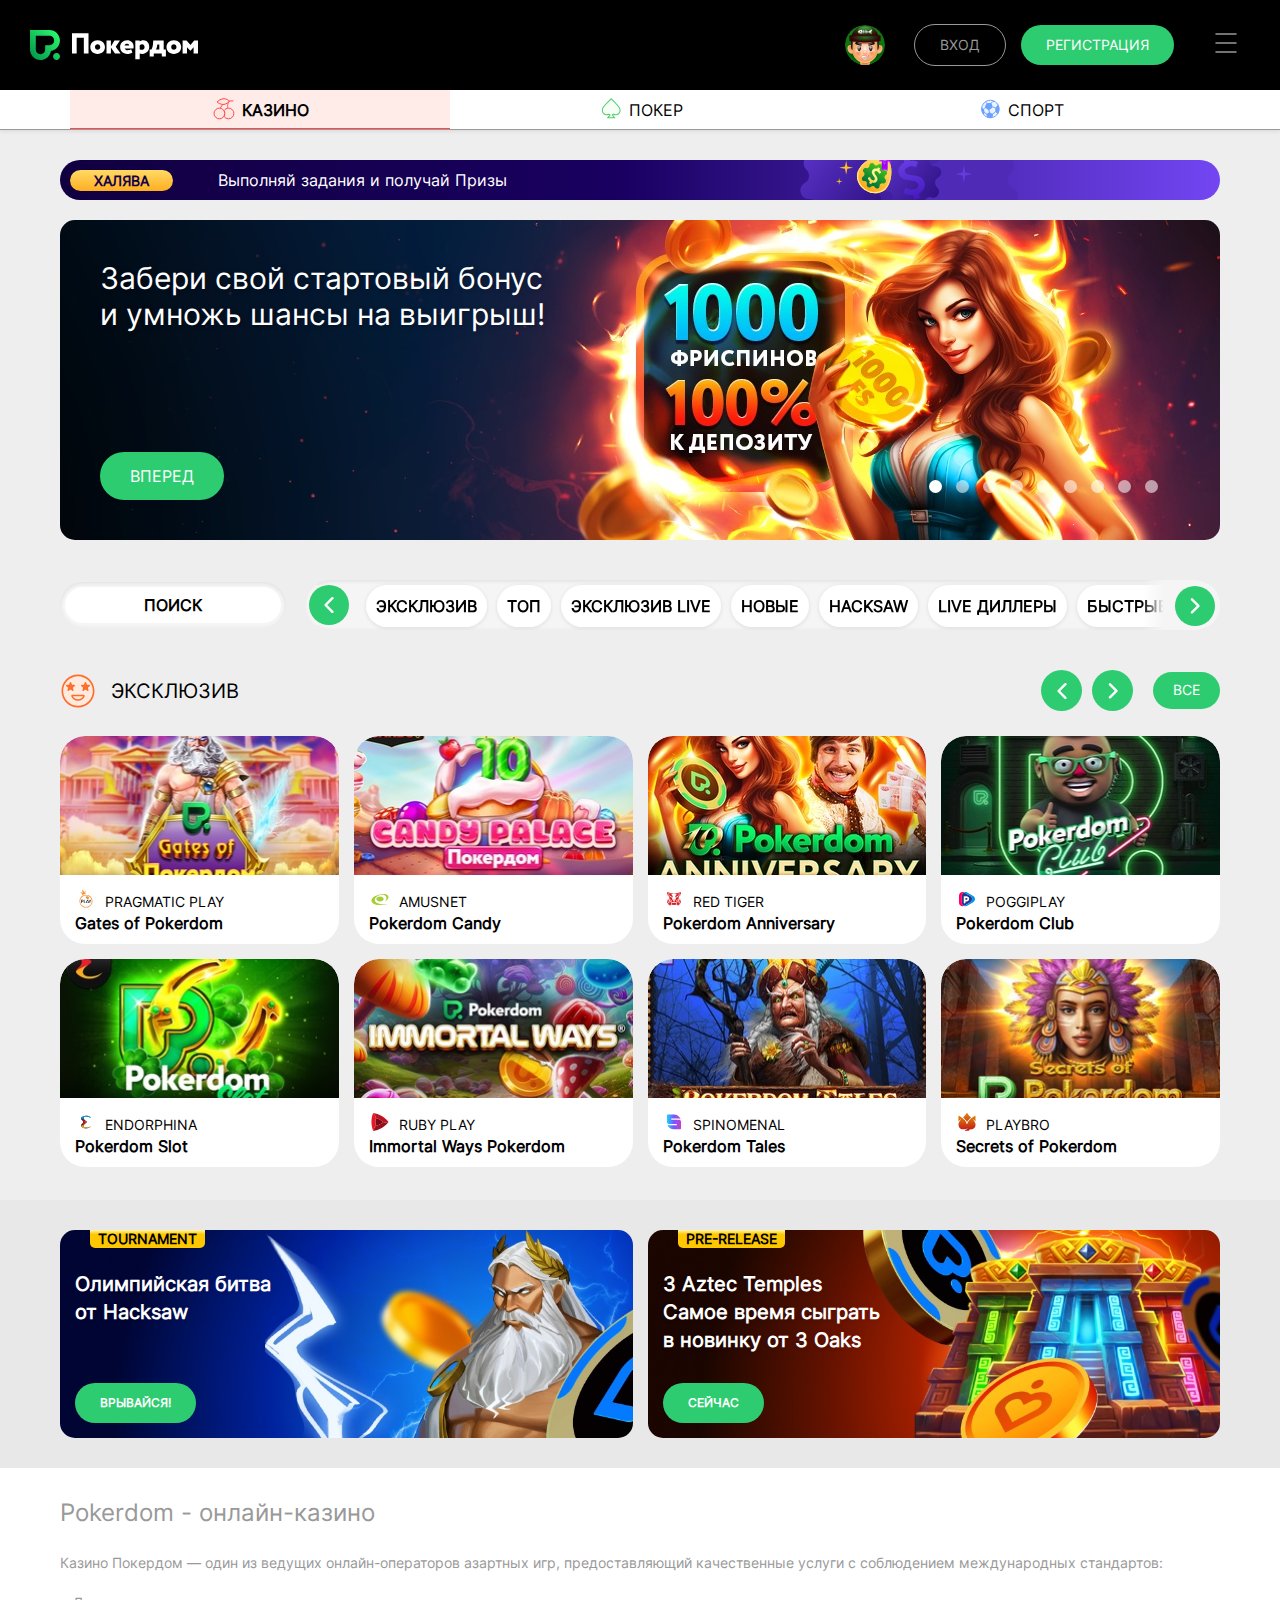
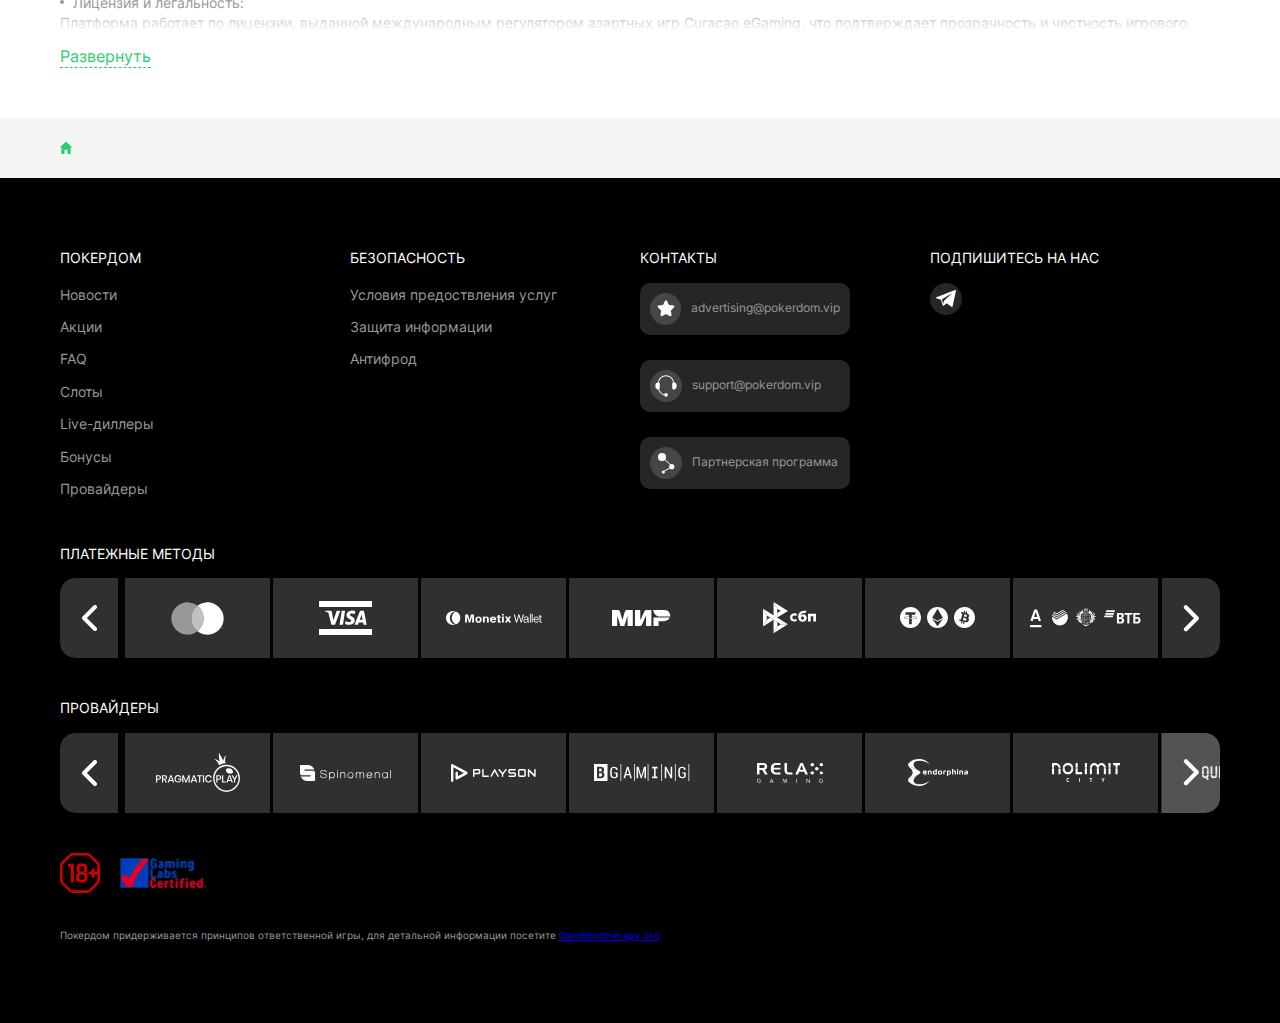
<file: index.html>
<!DOCTYPE html>
<html lang="en">
  <head>
    <meta charset="UTF-8" />
    <meta name="viewport" content="width=device-width, initial-scale=1.0" />
    <title>Pokerdom</title>
    <!-- <link
      rel="stylesheet"
      type="text/css"
      href="https://cdn.jsdelivr.net/npm/swiper@9/swiper-bundle.min.css"
    /> -->
    <link
      rel="stylesheet"
      href="https://cdn.jsdelivr.net/npm/swiper@11/swiper-bundle.min.css"
    />

    <link rel="stylesheet" href="css/style.css" />

    <!-- <script src="https://cdn.jsdelivr.net/npm/swiper@9/swiper-bundle.min.js"></script> -->
    <script src="https://cdn.jsdelivr.net/npm/swiper@11/swiper-bundle.min.js"></script>
  </head>
  <body>
    <div class="cover"></div>
    <div class="burger">
      <button class="burger__cross btn-reset">
        <img src="icons/burger/cross.svg" alt="" />
      </button>
      <div class="burger__menu">
        <ul class="burger__menu-list">
          <li class="burger__menu-item">
            <img src="icons/burger/icon-1.svg" alt="" />
            <a href="index.html" class="burger__menu-link active">Казино</a>
          </li>
          <li class="burger__menu-item">
            <img src="icons/burger/icon-2.svg" alt="" />
            <a href="poker.html" class="burger__menu-link">Покер</a>
          </li>
          <li class="burger__menu-item">
            <img src="icons/burger/icon-3.svg" alt="" />
            <a href="sport.html" class="burger__menu-link">Спорт</a>
          </li>
        </ul>
        <div class="burger__menu-linie"></div>
        <ul class="burger__menu-list">
          <li class="burger__menu-item">
            <img src="icons/burger/icon-4.svg" alt="" />
            <a href="#" class="burger__menu-link">Акции</a>
          </li>
          <li class="burger__menu-item">
            <img src="icons/burger/icon-2.svg" alt="" />
            <a href="#" class="burger__menu-link">Награды</a>
          </li>
          <li class="burger__menu-item burger__menu-item-new">
            <img
              class="burger__menu-img"
              src="icons/burger/icon-5.svg"
              alt=""
            />
            <a href="#" class="burger__menu-link">Pokerdom token</a>
            <span>New</span>
          </li>
          <li class="burger__menu-item">
            <img src="icons/burger/icon-6.svg" alt="" />
            <a href="#" class="burger__menu-link">Турниры</a>
          </li>
        </ul>
        <div class="burger__menu-linie"></div>
        <ul class="burger__menu-list">
          <li class="burger__menu-item">
            <img src="icons/burger/icon-8.svg" alt="" />
            <a href="#" class="burger__menu-link">Эксклюзив</a>
          </li>
          <li class="burger__menu-item">
            <img src="icons/burger/icon-9.svg" alt="" />
            <a href="#" class="burger__menu-link">Эксклюзив Live</a>
          </li>
          <li class="burger__menu-item">
            <img src="icons/burger/icon-10.svg" alt="" />
            <a href="#" class="burger__menu-link">Live Дилеры</a>
          </li>
          <li class="burger__menu-item">
            <img src="icons/burger/icon-11.svg" alt="" />
            <a href="#" class="burger__menu-link">Слоты</a>
          </li>
          <li class="burger__menu-item">
            <img src="icons/burger/icon-12.svg" alt="" />
            <a href="#" class="burger__menu-link">Быстрые игры</a>
          </li>
          <li class="burger__menu-item">
            <img src="icons/burger/icon-13.svg" alt="" />
            <a href="#" class="burger__menu-link">Столы</a>
          </li>
          <li class="burger__menu-item">
            <img src="icons/burger/icon-14.svg" alt="" />
            <a href="#" class="burger__menu-link">Spin gifts</a>
          </li>
          <li class="burger__menu-item">
            <img src="icons/burger/icon-15.svg" alt="" />
            <a href="#" class="burger__menu-link">Drops&wings</a>
          </li>
          <li class="burger__menu-item">
            <img src="icons/burger/icon-16.svg" alt="" />
            <a href="#" class="burger__menu-link">Spinoleague</a>
          </li>
          <li class="burger__menu-item">
            <img src="icons/burger/icon-17.svg" alt="" />
            <a href="#" class="burger__menu-link">Покупка бонуса</a>
          </li>
          <li class="burger__menu-item">
            <img src="icons/burger/icon-18.svg" alt="" />
            <a href="#" class="burger__menu-link">Джекпот</a>
          </li>
          <li class="burger__menu-item">
            <img src="icons/burger/icon-19.svg" alt="" />
            <a href="#" class="burger__menu-link">Megaways</a>
          </li>
          <li class="burger__menu-item">
            <img src="icons/burger/icon-20.svg" alt="" />
            <a href="#" class="burger__menu-link">Hold&win</a>
          </li>
        </ul>
        <div class="burger__menu-linie"></div>
        <ul class="burger__menu-list">
          <li class="burger__menu-item">
            <img src="icons/burger/icon-21.svg" alt="" />
            <a href="#" class="burger__menu-link active">Новости</a>
          </li>
          <li class="burger__menu-item">
            <img src="icons/burger/icon-22.svg" alt="" />
            <a href="#" class="burger__menu-link">FAQ</a>
          </li>
        </ul>
        <form action="#">
          <select id="languages">
            <option value="rus">Русский</option>
            <option value="english">English</option>
            <option value="usbekistan">O’zbekcha</option>
            <option value="kaz">Қазақша</option>
          </select>
        </form>
      </div>
    </div>

    <header class="header">
      <nav class="nav container-lg">
        <img
          class="nav__logo-img"
          src="icons/logo.svg"
          alt="логотип покердом"
        />
        <img
          class="nav__logo-img--mob"
          src="icons/logo__mob.svg"
          alt="логотип покердом"
        />
        <img src="icons/avatar_s.svg" alt="аватар" class="nav__avatar--mob" />

        <!-- <img
          src="icons/logo.svg"
          alt="логотип покердом"
          class="nav__logo-img"
        /> -->
        <div class="nav__right">
          <img src="icons/avatar_s.svg" alt="аватар" class="nav__avatar" />
          <div class="nav__buttons-cover">
            <button class="btn-reset button button--dark">Вход</button>
            <button class="button btn-reset button">Регистрация</button>
          </div>

          <button class="nav__btn-burger btn-reset">
            <img
              src="icons/burger.svg"
              alt="кнопка бургер меню"
              class="nav__burger"
            />
          </button>
        </div>
      </nav>
      <nav class="nav__bottom">
        <ul class="nav__bottom-list list-reset container">
          <li class="nav__bottom-item active">
            <a href="index.html">
              <img src="icons/nav__bottom-icon1.svg" alt="изображение вишни" />
              <span class="nav__bottom-link link3">Казино</span>
            </a>
          </li>
          <li class="nav__bottom-item">
            <a href="poker.html">
              <img
                src="icons/nav__bottom-icon2.svg"
                alt="изображение пиковой масти"
              />
              <span class="nav__bottom-link link3">Покер</span>
            </a>
          </li>
          <li class="nav__bottom-item">
            <a href="sport.html">
              <img
                src="icons/nav__bottom-icon3.svg"
                alt="изображение футбольного мяча"
              />
              <span class="nav__bottom-link link3">Спорт</span>
            </a>
          </li>
        </ul>
      </nav>
    </header>
    <main class="main">
      <section class="hero">
        <div class="container">
          <div class="hero__banner">
            <a href="#" class="hero__banner-link">
              <span class="hero__banner-button">Халява</span>
              <span class="hero__banner-text"
                >Выполняй задания и получай Призы</span
              >
            </a>
            <div class="hero__banner-img">
              <img
                src="icons/banner__icon.svg"
                alt="изображение мешка с деньгами"
                class="banner__icon"
              />
            </div>
          </div>
          <div class="swiper1">
            <div class="swiper-wrapper">
              <!-- Slides -->
              <div class="swiper-slide slide">
                <img src="img/slide1-pic.jpg" alt="" class="slide-img" />
                <div class="slide-cover">
                  <p class="slide__text">
                    Забери свой стартовый бонус <br />и умножь шансы на выигрыш!
                  </p>
                  <a class="slide__link">Вперед</a>
                </div>
              </div>
              <div class="swiper-slide slide">
                <img src="img/slide2-pic.jpg" alt="" class="slide-img" />
                <div class="slide-cover">
                  <p class="slide__text">
                    Приветственный <br />
                    Покерный Бонус
                  </p>
                  <div class="slide__link-cover">
                    <a class="slide__link">Вперед</a>
                    <a class="slide__link slide__link--dark">Открыть</a>
                  </div>
                </div>
              </div>
              <div class="swiper-slide slide">
                <img src="img/slide3-pic.jpg" alt="" class="slide-img" />
                <div class="slide-cover">
                  <p class="slide__text">
                    Вы ждали? И мы ждали! <br />Встречай долгожданного <br />
                    провайдера!
                  </p>
                  <a class="slide__link">Давай к нам</a>
                </div>
              </div>
              <div class="swiper-slide slide">
                <img src="img/slide4-pic.jpg" alt="" class="slide-img" />
                <div class="slide-cover">
                  <p class="slide__text">
                    Весенняя Турбо Серия <br />на 25 000 000 рублей!
                  </p>
                  <a class="slide__link slide__link--dark">Попробуй</a>
                </div>
              </div>
              <div class="swiper-slide slide">
                <img src="img/slide5-pic.jpg" alt="" class="slide-img" />
                <div class="slide-cover">
                  <p class="slide__text">
                    Кешбэк до 15% ждет тебя <br />каждую среду!
                  </p>
                  <a class="slide__link">Забрать</a>
                </div>
              </div>
              <div class="swiper-slide slide">
                <img src="img/slide6-pic.jpg" alt="" class="slide-img" />
                <div class="slide-cover">
                  <p class="slide__text">
                    Забери 20 FS за подписку <br />на Телеграм-канал и получай
                    <br />
                    подарки каждый день!
                  </p>
                  <a class="slide__link">Подпишись</a>
                </div>
              </div>
              <div class="swiper-slide slide">
                <img src="img/slide7-pic.jpg" alt="" class="slide-img" />
                <div class="slide-cover">
                  <p class="slide__text">
                    Навстречу приключениям <br />в состязании <br />
                    от Spinomenal!
                  </p>
                  <a class="slide__link">Попробуй</a>
                </div>
              </div>
              <div class="swiper-slide slide">
                <img src="img/slide8-pic.jpg" alt="" class="slide-img" />
                <div class="slide-cover">
                  <p class="slide__text">Ломай систему с Pragmatic Play</p>
                  <a class="slide__link">Попробуй</a>
                </div>
              </div>
              <div class="swiper-slide slide">
                <img src="img/slide9-pic.jpg" alt="" class="slide-img" />
                <div class="slide-cover">
                  <p class="slide__text">Криптомания в разгаре!</p>
                  <a class="slide__link">Попробуй</a>
                </div>
              </div>
            </div>
            <!-- If we need pagination -->
            <div class="swiper-pagination"></div>
            <!-- If we need navigation buttons -->
            <!-- <div class="swiper-button-prev"></div>
            <div class="swiper-button-next"></div> -->
          </div>
        </div>
      </section>
      <section class="exclusive">
        <div class="container">
          <div class="exclusive__search">
            <div class="exclusive__button-cover">
              <button class="exclusive__button btn-reset font__button">
                Поиск
              </button>
            </div>
            <div class="exclusive__filter">
              <div class="swiper2">
                <div class="swiper-wrapper">
                  <!-- Slides -->
                  <div class="swiper-slide">
                    <div class="slide">
                      <a class="swiper2__link" href="#">
                        <span class="font__button">Эксклюзив</span>
                      </a>
                    </div>
                  </div>
                  <div class="swiper-slide">
                    <div class="slide">
                      <a class="swiper2__link" href="#">
                        <span class="font__button">Топ</span>
                      </a>
                    </div>
                  </div>
                  <div class="swiper-slide">
                    <div class="slide">
                      <a class="swiper2__link" href="#">
                        <span class="font__button">Эксклюзив&nbsp;Live</span>
                      </a>
                    </div>
                  </div>
                  <div class="swiper-slide">
                    <div class="slide">
                      <a class="swiper2__link" href="#">
                        <span class="font__button">Новые</span>
                      </a>
                    </div>
                  </div>
                  <div class="swiper-slide">
                    <div class="slide">
                      <a class="swiper2__link" href="#">
                        <span class="font__button">Hacksaw</span>
                      </a>
                    </div>
                  </div>
                  <div class="swiper-slide">
                    <div class="slide">
                      <a class="swiper2__link" href="#">
                        <span class="font__button">Live&nbsp;диллеры</span>
                      </a>
                    </div>
                  </div>
                  <div class="swiper-slide">
                    <div class="slide">
                      <a class="swiper2__link" href="#">
                        <span class="font__button">Быстрые&nbsp;игры</span>
                      </a>
                    </div>
                  </div>
                  <div class="swiper-slide">
                    <div class="slide">
                      <a class="swiper2__link" href="#">
                        <span class="font__button">столы</span>
                      </a>
                    </div>
                  </div>
                  <div class="swiper-slide">
                    <div class="slide">
                      <a class="swiper2__link" href="#">
                        <span class="font__button">Эксклюзив</span>
                      </a>
                    </div>
                  </div>
                </div>
                <!-- If we need navigation buttons -->
                <div class="swiper-button-prev2">
                  <div class="swiper-button-prev2__img">
                    <img src="icons/slider1__prev.svg" alt="стрелка назад" />
                  </div>
                </div>
                <div class="swiper-button-next2">
                  <div class="swiper-button-next2__img">
                    <img src="icons/slider1__next.svg" alt="стрелка вперед" />
                  </div>
                </div>
              </div>
            </div>
          </div>
          <div class="exclusive__cards">
            <div class="swiper3">
              <div class="exclusive__cover">
                <div class="exclusive__title">
                  <img
                    src="icons/exclusive__icon.svg"
                    alt=""
                    class="exclusive__title-icon"
                  />
                  <h2 class="exclusive__title-h2">Эксклюзив</h2>
                </div>
                <div class="swiper3__buttons-cover">
                  <div class="swiper3__buttons">
                    <div class="swiper-button-prev3 swiper__button">
                      <img src="icons/slider1__prev.svg" alt="" />
                    </div>
                    <div class="swiper-button-next3 swiper__button">
                      <img src="icons/slider1__next.svg" alt="" />
                    </div>
                  </div>
                  <button class="swiper3__buttons-button-all btn-reset button">
                    Все
                  </button>
                </div>
              </div>

              <div class="swiper-wrapper">
                <div class="swiper-slide">
                  <div class="swiper3__slide">
                    <a href="#" class="swiper3__slide-link">
                      <div class="swiper3__slide-top">
                        <img
                          src="img/kasino/card-1.jpg"
                          alt=""
                          class="swiper3__slide-img"
                        />
                      </div>
                      <div class="swiper3__slide-bottom card__bottom">
                        <div class="card__bottom-name">
                          <img src="icons/kasino/card-1.svg" alt="" />
                          <span>Pragmatic Play</span>
                        </div>
                        <h4 class="card__bottom-title">Gates of Pokerdom</h4>
                        <div class="card__bottom-link-wrap">
                          <a href="" class="card__bottom-link">Играть</a>
                          <a
                            href=""
                            class="card__bottom-link card__bottom-link--transparent"
                            >Демо</a
                          >
                        </div>
                      </div>
                    </a>
                  </div>
                </div>
                <div class="swiper-slide">
                  <div class="swiper3__slide">
                    <a href="#" class="swiper3__slide-link">
                      <div class="swiper3__slide-top">
                        <img
                          src="img/kasino/card-8.jpg"
                          alt=""
                          class="swiper3__slide-img"
                        />
                      </div>
                      <div class="swiper3__slide-bottom card__bottom">
                        <div class="card__bottom-name">
                          <img src="icons/kasino/card-8.svg" alt="" />
                          <span>Endorphina</span>
                        </div>
                        <h4 class="card__bottom-title">Pokerdom Slot</h4>
                        <div class="card__bottom-link-wrap">
                          <a href="" class="card__bottom-link">Играть</a>
                          <a
                            href=""
                            class="card__bottom-link card__bottom-link--transparent"
                            >Демо</a
                          >
                        </div>
                      </div>
                    </a>
                  </div>
                </div>
                <div class="swiper-slide">
                  <div class="swiper3__slide">
                    <a href="#" class="swiper3__slide-link">
                      <div class="swiper3__slide-top">
                        <img
                          src="img/kasino/card-2.jpg"
                          alt=""
                          class="swiper3__slide-img"
                        />
                      </div>
                      <div class="swiper3__slide-bottom card__bottom">
                        <div class="card__bottom-name">
                          <img src="icons/kasino/card-2.svg" alt="" />
                          <span>Amusnet</span>
                        </div>
                        <h4 class="card__bottom-title">Pokerdom Candy</h4>
                        <div class="card__bottom-link-wrap">
                          <a href="" class="card__bottom-link">Играть</a>
                          <a
                            href=""
                            class="card__bottom-link card__bottom-link--transparent"
                            >Демо</a
                          >
                        </div>
                      </div>
                    </a>
                  </div>
                </div>
                <div class="swiper-slide">
                  <div class="swiper3__slide">
                    <a href="#" class="swiper3__slide-link">
                      <div class="swiper3__slide-top">
                        <img
                          src="img/kasino/card-9.jpg"
                          alt=""
                          class="swiper3__slide-img"
                        />
                      </div>
                      <div class="swiper3__slide-bottom card__bottom">
                        <div class="card__bottom-name">
                          <img src="icons/kasino/card-9.svg" alt="" />
                          <span>Ruby Play</span>
                        </div>
                        <h4 class="card__bottom-title">
                          Immortal Ways Pokerdom
                        </h4>
                        <div class="card__bottom-link-wrap">
                          <a href="" class="card__bottom-link">Играть</a>
                          <a
                            href=""
                            class="card__bottom-link card__bottom-link--transparent"
                            >Демо</a
                          >
                        </div>
                      </div>
                    </a>
                  </div>
                </div>
                <div class="swiper-slide">
                  <div class="swiper3__slide">
                    <a href="#" class="swiper3__slide-link">
                      <div class="swiper3__slide-top">
                        <img
                          src="img/kasino/card-3.jpg"
                          alt=""
                          class="swiper3__slide-img"
                        />
                      </div>
                      <div class="swiper3__slide-bottom card__bottom">
                        <div class="card__bottom-name">
                          <img src="icons/kasino/card-3.svg" alt="" />
                          <span>Red Tiger</span>
                        </div>
                        <h4 class="card__bottom-title">Pokerdom Anniversary</h4>
                        <div class="card__bottom-link-wrap">
                          <a href="" class="card__bottom-link">Играть</a>
                          <a
                            href=""
                            class="card__bottom-link card__bottom-link--transparent"
                            >Демо</a
                          >
                        </div>
                      </div>
                    </a>
                  </div>
                </div>
                <div class="swiper-slide">
                  <div class="swiper3__slide">
                    <a href="#" class="swiper3__slide-link">
                      <div class="swiper3__slide-top">
                        <img
                          src="img/kasino/card-10.jpg"
                          alt=""
                          class="swiper3__slide-img"
                        />
                      </div>
                      <div class="swiper3__slide-bottom card__bottom">
                        <div class="card__bottom-name">
                          <img src="icons/kasino/card-5.svg" alt="" />
                          <span>Spinomenal</span>
                        </div>
                        <h4 class="card__bottom-title">Pokerdom Tales</h4>
                        <div class="card__bottom-link-wrap">
                          <a href="" class="card__bottom-link">Играть</a>
                          <a
                            href=""
                            class="card__bottom-link card__bottom-link--transparent"
                            >Демо</a
                          >
                        </div>
                      </div>
                    </a>
                  </div>
                </div>
                <div class="swiper-slide">
                  <div class="swiper3__slide">
                    <a href="#" class="swiper3__slide-link">
                      <div class="swiper3__slide-top">
                        <img
                          src="img/kasino/card-4.jpg"
                          alt=""
                          class="swiper3__slide-img"
                        />
                      </div>
                      <div class="swiper3__slide-bottom card__bottom">
                        <div class="card__bottom-name">
                          <img src="icons/kasino/card-4.svg" alt="" />
                          <span>PoggiPlay</span>
                        </div>
                        <h4 class="card__bottom-title">Pokerdom Club</h4>
                        <div class="card__bottom-link-wrap">
                          <a href="" class="card__bottom-link">Играть</a>
                          <a
                            href=""
                            class="card__bottom-link card__bottom-link--transparent"
                            >Демо</a
                          >
                        </div>
                      </div>
                    </a>
                  </div>
                </div>
                <div class="swiper-slide">
                  <div class="swiper3__slide">
                    <a href="#" class="swiper3__slide-link">
                      <div class="swiper3__slide-top">
                        <img
                          src="img/kasino/card-11.jpg"
                          alt=""
                          class="swiper3__slide-img"
                        />
                      </div>
                      <div class="swiper3__slide-bottom card__bottom">
                        <div class="card__bottom-name">
                          <img src="icons/kasino/card-6.svg" alt="" />
                          <span>Playbro</span>
                        </div>
                        <h4 class="card__bottom-title">Secrets of Pokerdom</h4>
                        <div class="card__bottom-link-wrap">
                          <a href="" class="card__bottom-link">Играть</a>
                          <a
                            href=""
                            class="card__bottom-link card__bottom-link--transparent"
                            >Демо</a
                          >
                        </div>
                      </div>
                    </a>
                  </div>
                </div>
                <div class="swiper-slide">
                  <div class="swiper3__slide">
                    <a href="#" class="swiper3__slide-link">
                      <div class="swiper3__slide-top">
                        <img
                          src="img/kasino/card-5.jpg"
                          alt=""
                          class="swiper3__slide-img"
                        />
                      </div>
                      <div class="swiper3__slide-bottom card__bottom">
                        <div class="card__bottom-name">
                          <img src="icons/kasino/card-5.svg" alt="" />
                          <span>Spinomenal</span>
                        </div>
                        <h4 class="card__bottom-title">Pokerdom Gifts</h4>
                        <div class="card__bottom-link-wrap">
                          <a href="" class="card__bottom-link">Играть</a>
                          <a
                            href=""
                            class="card__bottom-link card__bottom-link--transparent"
                            >Демо</a
                          >
                        </div>
                      </div>
                    </a>
                  </div>
                </div>
                <div class="swiper-slide">
                  <div class="swiper3__slide">
                    <a href="#" class="swiper3__slide-link">
                      <div class="swiper3__slide-top">
                        <img
                          src="img/kasino/card-12.jpg"
                          alt=""
                          class="swiper3__slide-img"
                        />
                      </div>
                      <div class="swiper3__slide-bottom card__bottom">
                        <div class="card__bottom-name">
                          <img src="icons/kasino/card-12.svg" alt="" />
                          <span>Aviatrix</span>
                        </div>
                        <h4 class="card__bottom-title">Aviatrix</h4>
                        <div class="card__bottom-link-wrap">
                          <a href="" class="card__bottom-link">Играть</a>
                          <a
                            href=""
                            class="card__bottom-link card__bottom-link--transparent"
                            >Демо</a
                          >
                        </div>
                      </div>
                    </a>
                  </div>
                </div>

                <div class="swiper-slide">
                  <div class="swiper3__slide">
                    <a href="#" class="swiper3__slide-link">
                      <div class="swiper3__slide-top">
                        <img
                          src="img/kasino/card-6.jpg"
                          alt=""
                          class="swiper3__slide-img"
                        />
                      </div>
                      <div class="swiper3__slide-bottom card__bottom">
                        <div class="card__bottom-name">
                          <img src="icons/kasino/card-6.svg" alt="" />
                          <span>Playbro</span>
                        </div>
                        <h4 class="card__bottom-title">Pokerdom Cats</h4>
                        <div class="card__bottom-link-wrap">
                          <a href="" class="card__bottom-link">Играть</a>
                          <a
                            href=""
                            class="card__bottom-link card__bottom-link--transparent"
                            >Демо</a
                          >
                        </div>
                      </div>
                    </a>
                  </div>
                </div>
                <div class="swiper-slide">
                  <div class="swiper3__slide">
                    <a href="#" class="swiper3__slide-link">
                      <div class="swiper3__slide-top">
                        <img
                          src="img/kasino/card-13.jpg"
                          alt=""
                          class="swiper3__slide-img"
                        />
                      </div>
                      <div class="swiper3__slide-bottom card__bottom">
                        <div class="card__bottom-name">
                          <img src="icons/kasino/card-5.svg" alt="" />
                          <span>Spinomenal</span>
                        </div>
                        <h4 class="card__bottom-title">
                          Queen of Fire - Pokerdom
                        </h4>
                        <div class="card__bottom-link-wrap">
                          <a href="" class="card__bottom-link">Играть</a>
                          <a
                            href=""
                            class="card__bottom-link card__bottom-link--transparent"
                            >Демо</a
                          >
                        </div>
                      </div>
                    </a>
                  </div>
                </div>
                <div class="swiper-slide">
                  <div class="swiper3__slide">
                    <a href="#" class="swiper3__slide-link">
                      <div class="swiper3__slide-top">
                        <img
                          src="img/kasino/card-7.jpg"
                          alt=""
                          class="swiper3__slide-img"
                        />
                      </div>
                      <div class="swiper3__slide-bottom card__bottom">
                        <div class="card__bottom-name">
                          <img src="icons/kasino/card-5.svg" alt="" />
                          <span>Spinomenal</span>
                        </div>
                        <h4 class="card__bottom-title">
                          Pokerdom - Book Of Demi Gods IV
                        </h4>
                        <div class="card__bottom-link-wrap">
                          <a href="" class="card__bottom-link">Играть</a>
                          <a
                            href=""
                            class="card__bottom-link card__bottom-link--transparent"
                            >Демо</a
                          >
                        </div>
                      </div>
                    </a>
                  </div>
                </div>
                <div class="swiper-slide">
                  <div class="swiper3__slide">
                    <a href="#" class="swiper3__slide-link">
                      <div class="swiper3__slide-top">
                        <img
                          src="img/kasino/card-14.jpg"
                          alt=""
                          class="swiper3__slide-img"
                        />
                      </div>
                      <div class="swiper3__slide-bottom card__bottom">
                        <div class="card__bottom-name">
                          <img src="icons/kasino/card-5.svg" alt="" />
                          <span>Spinomenal</span>
                        </div>
                        <h4 class="card__bottom-title">
                          Book of Xmas - Pokerdom
                        </h4>
                        <div class="card__bottom-link-wrap">
                          <a href="" class="card__bottom-link">Играть</a>
                          <a
                            href=""
                            class="card__bottom-link card__bottom-link--transparent"
                            >Демо</a
                          >
                        </div>
                      </div>
                    </a>
                  </div>
                </div>
              </div>
            </div>
          </div>
        </div>
      </section>
      <section class="banner">
        <div class="container">
          <div class="banner__inner">
            <div class="banner__left banner-common">
              <h5>Олимпийская битва <br />от Hacksaw</h5>
              <a href="#" class="banner__link">Врывайся!</a>
              <div class="banner__plashka banner__plashka-1">tournament</div>
            </div>
            <div class="banner__right banner-common">
              <h5>
                3 Aztec Temples <br />Самое время сыграть <br />
                в новинку от 3 Oaks
              </h5>
              <a href="#" class="banner__link">СЕЙЧАС </a>
              <div class="banner__plashka banner__plashka-2">pre-release</div>
            </div>
          </div>
        </div>
      </section>
    </main>
    <footer class="footer">
      <div class="footer__top">
        <div class="container footer__top-container">
          <h2>Pokerdom - онлайн-казино</h2>
          <p class="footer__top-text">
            Казино Покердом — один из ведущих онлайн-операторов азартных игр,
            предоставляющий качественные услуги с соблюдением международных
            стандартов:
          </p>
          <ul>
            <li class="footer__top-text">
              Лицензия и легальность:<br />
              Платформа работает по лицензии, выданной международным регулятором
              азартных игр Curacao eGaming, что подтверждает прозрачность и
              честность игрового процесса.
            </li>
            <li class="footer__top-text">
              Гарантия честной игры:<br />
              Все слоты и игры на сайте сертифицированы и используют генератор
              случайных чисел (RNG), который исключает вмешательство в
              результаты. Провайдеры игр регулярно проходят проверки
              независимыми аудиторами, такими как iTech Labs и eCOGRA.
            </li>
          </ul>
        </div>
        <div class="footer__top-button-cover">
          <button class="footer__top-btn btn-reset">Развернуть</button>
        </div>
      </div>
      <div class="footer__bottom-nav">
        <div class="container">
          <a href="index.html" class="footer__bottom-home">
            <img src="icons/footer/home.svg" alt="" />
          </a>
        </div>
      </div>
      <div class="footer__bottom">
        <div class="container">
          <div class="footer__bottom-inner">
            <div class="footer__bottom-links footer__links--desctop">
              <ul class="footer__bottom-list list-reset">
                <li class="footer__bottom-item">
                  <h6 href="#" class="footer__bottom-title">Покердом</h6>
                </li>
                <li class="footer__bottom-item">
                  <a href="#" class="footer__bottom-link"> Новости </a>
                </li>
                <li class="footer__bottom-item">
                  <a href="#" class="footer__bottom-link"> Акции </a>
                </li>
                <li class="footer__bottom-item">
                  <a href="#" class="footer__bottom-link"> FAQ </a>
                </li>
                <li class="footer__bottom-item">
                  <a href="#" class="footer__bottom-link"> Слоты </a>
                </li>
                <li class="footer__bottom-item">
                  <a href="#" class="footer__bottom-link"> Live-диллеры </a>
                </li>
                <li class="footer__bottom-item">
                  <a href="#" class="footer__bottom-link"> Бонусы </a>
                </li>
                <li class="footer__bottom-item">
                  <a href="#" class="footer__bottom-link"> Провайдеры </a>
                </li>
              </ul>
              <ul class="footer__bottom-list list-reset">
                <li class="footer__bottom-item">
                  <h6 href="#" class="footer__bottom-title">Безопасность</h6>
                </li>
                <li class="footer__bottom-item">
                  <a href="#" class="footer__bottom-link">
                    Условия предоствления услуг
                  </a>
                </li>
                <li class="footer__bottom-item">
                  <a href="#" class="footer__bottom-link">
                    Защита информации
                  </a>
                </li>
                <li class="footer__bottom-item">
                  <a href="#" class="footer__bottom-link"> Антифрод </a>
                </li>
              </ul>
              <ul class="footer__bottom-list list-reset">
                <li class="footer__bottom-item">
                  <h6 href="#" class="footer__bottom-title">Контакты</h6>
                </li>
                <li class="footer__bottom-item">
                  <a href="#" class="footer__bottom-button">
                    <span class="footer__bottom-button-img">
                      <img src="icons/footer/contact-icon1.svg" alt="" />
                    </span>

                    <span class="footer__bottom-button-text"
                      >advertising@pokerdom.vip</span
                    >
                  </a>
                </li>
                <li class="footer__bottom-item">
                  <a href="#" class="footer__bottom-button">
                    <span class="footer__bottom-button-img">
                      <img src="icons/footer/contact-icon2.svg" alt="" />
                    </span>

                    <span class="footer__bottom-button-text"
                      >support@pokerdom.vip</span
                    >
                  </a>
                </li>
                <li class="footer__bottom-item">
                  <a href="#" class="footer__bottom-button">
                    <span class="footer__bottom-button-img">
                      <img src="icons/footer/contact-icon3.svg" alt="" />
                    </span>

                    <span class="footer__bottom-button-text"
                      >Партнерская программа</span
                    >
                  </a>
                </li>
              </ul>

              <ul class="footer__bottom-list">
                <li class="footer__bottom-item">
                  <h6 href="#" class="footer__bottom-title">
                    Подпишитесь на нас
                  </h6>
                </li>
                <li class="footer__bottom-item">
                  <a
                    href="https://t.me/joinchat/MKkl91IK3D04MTc6"
                    class="footer__bottom-link-telega"
                  >
                    <img src="icons/footer/telega.svg" alt="" />
                  </a>
                </li>
              </ul>
            </div>
            <div class="footer__bottom-links footer__links--mobile">
              <ul class="footer__bottom-list list-reset">
                <li class="footer__bottom-item accordion">
                  <button
                    class="accordion__control btn-reset"
                    aria-expanded="false"
                  >
                    <span class="accordion__title footer__bottom-title"
                      >Покердом</span
                    >
                    <span class="accordion__icon"
                      ><img
                        class="accordion__icon-img"
                        src="icons/footer/footer__mob/arrow.svg"
                        alt=""
                    /></span>
                  </button>
                  <div class="accordion__content" aria-hidden="true">
                    <ul class="footer__bottom-inner-menu list-reset">
                      <li class="footer__bottom-item">
                        <a href="#" class="footer__bottom-link"> Новости </a>
                      </li>
                      <li class="footer__bottom-item">
                        <a href="#" class="footer__bottom-link"> Акции </a>
                      </li>
                      <li class="footer__bottom-item">
                        <a href="#" class="footer__bottom-link"> FAQ </a>
                      </li>
                      <li class="footer__bottom-item">
                        <a href="#" class="footer__bottom-link"> Слоты </a>
                      </li>
                      <li class="footer__bottom-item">
                        <a href="#" class="footer__bottom-link">
                          Live-диллеры
                        </a>
                      </li>
                      <li class="footer__bottom-item">
                        <a href="#" class="footer__bottom-link"> Бонусы </a>
                      </li>
                      <li class="footer__bottom-item">
                        <a href="#" class="footer__bottom-link"> Провайдеры </a>
                      </li>
                    </ul>
                  </div>
                </li>
              </ul>
              <ul class="footer__bottom-list list-reset">
                <li class="footer__bottom-item accordion">
                  <button
                    class="accordion__control btn-reset"
                    aria-expanded="false"
                  >
                    <span class="accordion__title footer__bottom-title"
                      >Безопасность</span
                    >
                    <span class="accordion__icon"
                      ><img
                        class="accordion__icon-img"
                        src="icons/footer/footer__mob/arrow.svg"
                        alt=""
                    /></span>
                  </button>
                  <div class="accordion__content" aria-hidden="true">
                    <ul class="footer__bottom-inner-menu list-reset">
                      <li class="footer__bottom-item">
                        <a href="#" class="footer__bottom-link">
                          Условия предоставления услуг
                        </a>
                      </li>
                      <li class="footer__bottom-item">
                        <a href="#" class="footer__bottom-link">
                          Защита информации
                        </a>
                      </li>
                      <li class="footer__bottom-item">
                        <a href="#" class="footer__bottom-link"> Антифрод </a>
                      </li>
                    </ul>
                  </div>
                </li>
              </ul>
              <ul class="footer__bottom-list list-reset">
                <li class="footer__bottom-item accordion">
                  <button
                    class="accordion__control btn-reset"
                    aria-expanded="false"
                  >
                    <span class="accordion__title footer__bottom-title"
                      >Контакты</span
                    >
                    <span class="accordion__icon"
                      ><img
                        class="accordion__icon-img"
                        src="icons/footer/footer__mob/arrow.svg"
                        alt=""
                    /></span>
                  </button>
                  <div class="accordion__content" aria-hidden="true">
                    <ul class="footer__bottom-inner-menu list-reset">
                      <li class="footer__bottom-item">
                        <a href="#" class="footer__bottom-button">
                          <span class="footer__bottom-button-img">
                            <img src="icons/footer/contact-icon1.svg" alt="" />
                          </span>

                          <span class="footer__bottom-button-text"
                            >advertising@pokerdom.vip</span
                          >
                        </a>
                      </li>
                      <li class="footer__bottom-item">
                        <a href="#" class="footer__bottom-button">
                          <span class="footer__bottom-button-img">
                            <img src="icons/footer/contact-icon2.svg" alt="" />
                          </span>

                          <span class="footer__bottom-button-text"
                            >support@pokerdom.vip</span
                          >
                        </a>
                      </li>
                      <li class="footer__bottom-item">
                        <a href="#" class="footer__bottom-button">
                          <span class="footer__bottom-button-img">
                            <img src="icons/footer/contact-icon3.svg" alt="" />
                          </span>

                          <span class="footer__bottom-button-text"
                            >Партнерская программа</span
                          >
                        </a>
                      </li>
                    </ul>
                  </div>
                </li>
              </ul>

              <ul class="footer__bottom-list">
                <li class="footer__bottom-item">
                  <h6 href="#" class="footer__bottom-title">
                    Подпишитесь на нас
                  </h6>
                </li>
                <li class="footer__bottom-item">
                  <a
                    href="https://t.me/joinchat/MKkl91IK3D04MTc6"
                    class="footer__bottom-link-telega"
                  >
                    <img src="icons/footer/telega.svg" alt="" />
                  </a>
                </li>
              </ul>
            </div>
            <div class="footer__bottom-pay">
              <h6 class="footer__bottom-title">Платежные методы</h6>
              <div class="footer__bottom-swiper">
                <div class="swiper4">
                  <div class="swiper-wrapper">
                    <!-- Slides -->
                    <div class="swiper-slide">
                      <a class="slider-4">
                        <img src="icons/footer/swiper4/icon-1.svg" alt="" />
                      </a>
                    </div>
                    <div class="swiper-slide">
                      <a class="slider-4">
                        <img src="icons/footer/swiper4/icon-2.svg" alt="" />
                      </a>
                    </div>
                    <div class="swiper-slide">
                      <a class="slider-4">
                        <img src="icons/footer/swiper4/icon-3.svg" alt="" />
                      </a>
                    </div>
                    <div class="swiper-slide">
                      <a class="slider-4">
                        <img src="icons/footer/swiper4/icon-4.svg" alt="" />
                      </a>
                    </div>
                    <div class="swiper-slide">
                      <a class="slider-4">
                        <img src="icons/footer/swiper4/icon-5.svg" alt="" />
                      </a>
                    </div>
                    <div class="swiper-slide">
                      <a class="slider-4">
                        <img src="icons/footer/swiper4/icon-6.svg" alt="" />
                      </a>
                    </div>
                    <div class="swiper-slide">
                      <a class="slider-4">
                        <img src="icons/footer/swiper4/icon-7.svg" alt="" />
                      </a>
                    </div>
                  </div>
                  <!-- If we need navigation buttons -->
                  <div class="swiper-button-prev4">
                    <img src="icons/slider1__prev.svg" alt="" />
                  </div>
                  <div class="swiper-button-next4">
                    <img src="icons/slider1__next.svg" alt="" />
                  </div>
                </div>
              </div>
            </div>
            <div class="footer__bottom-providers">
              <h6 class="footer__bottom-title">Провайдеры</h6>
              <div class="footer__bottom-swiper">
                <div class="swiper5">
                  <div class="swiper-wrapper">
                    <!-- Slides -->
                    <div class="swiper-slide">
                      <a class="slider-5">
                        <img src="icons/footer/swiper5/icon-1.svg" alt="" />
                      </a>
                    </div>
                    <div class="swiper-slide">
                      <a class="slider-5">
                        <img src="icons/footer/swiper5/icon-2.svg" alt="" />
                      </a>
                    </div>
                    <div class="swiper-slide">
                      <a class="slider-5">
                        <img src="icons/footer/swiper5/icon-3.svg" alt="" />
                      </a>
                    </div>
                    <div class="swiper-slide">
                      <a class="slider-5">
                        <img src="icons/footer/swiper5/icon-4.svg" alt="" />
                      </a>
                    </div>
                    <div class="swiper-slide">
                      <a class="slider-5">
                        <img src="icons/footer/swiper5/icon-5.svg" alt="" />
                      </a>
                    </div>
                    <div class="swiper-slide">
                      <a class="slider-5">
                        <img src="icons/footer/swiper5/icon-6.svg" alt="" />
                      </a>
                    </div>
                    <div class="swiper-slide">
                      <a class="slider-5">
                        <img src="icons/footer/swiper5/icon-7.svg" alt="" />
                      </a>
                    </div>
                    <div class="swiper-slide">
                      <a class="slider-5">
                        <img src="icons/footer/swiper5/icon-8.svg" alt="" />
                      </a>
                    </div>
                    <div class="swiper-slide">
                      <a class="slider-5">
                        <img src="icons/footer/swiper5/icon-9.svg" alt="" />
                      </a>
                    </div>
                    <div class="swiper-slide">
                      <a class="slider-5">
                        <img src="icons/footer/swiper5/icon-10.svg" alt="" />
                      </a>
                    </div>
                    <div class="swiper-slide">
                      <a class="slider-5">
                        <img src="icons/footer/swiper5/icon-11.svg" alt="" />
                      </a>
                    </div>
                    <div class="swiper-slide">
                      <a class="slider-5">
                        <img src="icons/footer/swiper5/icon-12.svg" alt="" />
                      </a>
                    </div>
                    <div class="swiper-slide">
                      <a class="slider-5">
                        <img src="icons/footer/swiper5/icon-13.svg" alt="" />
                      </a>
                    </div>
                    <div class="swiper-slide">
                      <a class="slider-5">
                        <img src="icons/footer/swiper5/icon-14.svg" alt="" />
                      </a>
                    </div>
                    <div class="swiper-slide">
                      <a class="slider-5">
                        <img src="icons/footer/swiper5/icon-15.svg" alt="" />
                      </a>
                    </div>
                    <div class="swiper-slide">
                      <a class="slider-5">
                        <img src="icons/footer/swiper5/icon-16.svg" alt="" />
                      </a>
                    </div>
                    <div class="swiper-slide">
                      <a class="slider-5">
                        <img src="icons/footer/swiper5/icon-17.svg" alt="" />
                      </a>
                    </div>
                    <div class="swiper-slide">
                      <a class="slider-5">
                        <img src="icons/footer/swiper5/icon-18.svg" alt="" />
                      </a>
                    </div>
                    <div class="swiper-slide">
                      <a class="slider-5">
                        <img src="icons/footer/swiper5/icon-19.svg" alt="" />
                      </a>
                    </div>
                    <div class="swiper-slide">
                      <a class="slider-5">
                        <img src="icons/footer/swiper5/icon-20.svg" alt="" />
                      </a>
                    </div>
                    <div class="swiper-slide">
                      <a class="slider-5">
                        <img src="icons/footer/swiper5/icon-21.svg" alt="" />
                      </a>
                    </div>
                  </div>
                  <!-- If we need navigation buttons -->
                  <div class="swiper-button-prev5">
                    <img src="icons/slider1__prev.svg" alt="" />
                  </div>
                  <div class="swiper-button-next5">
                    <img src="icons/slider1__next.svg" alt="" />
                  </div>
                </div>
              </div>
            </div>
            <div class="footer__bottom-pics">
              <a href="#" class="footer__bottom-pics-link">
                <img src="icons/footer__icon1.svg" alt="" />
              </a>
              <a href="#" class="footer__bottom-pics-link">
                <img src="icons/footer__icon2.svg" alt="" />
              </a>
            </div>
            <p class="footer__bottom-info">
              Покердом придерживается принципов ответственной игры, для
              детальной информации посетите
              <a href="https://www.gamblingtherapy.org/ru/" target="_self"
                >Gamblingtherapy.org</a
              >
            </p>
          </div>
        </div>
      </div>
      <div class="footer__menu--mob">
        <div class="container">
          <ul class="footer__menu--mob-list">
            <li class="footer__menu--mob-item">
              <button class="footer__menu--mob-btn btn-reset footer__burger">
                <img
                  src="icons/footer/footer__mob/menu__icon.svg"
                  alt="бургер меню"
                />
                <p class="footer__menu--mob-text">Меню</p>
              </button>
            </li>
            <li class="footer__menu--mob-item">
              <button class="footer__menu--mob-btn btn-reset">
                <img
                  src="icons/footer/footer__mob/exclusive__icon.svg"
                  alt="бургер меню"
                />
                <p class="footer__menu--mob-text">Эксклюзив</p>
              </button>
            </li>
            <li class="footer__menu--mob-item">
              <button class="footer__menu--mob-btn btn-reset">
                <img
                  src="icons/footer/footer__mob/live__icon.svg"
                  alt="бургер меню"
                />
                <p class="footer__menu--mob-text">Live</p>
              </button>
            </li>
            <li class="footer__menu--mob-item">
              <button class="footer__menu--mob-btn btn-reset">
                <img
                  src="icons/footer/footer__mob/slots__icon.svg"
                  alt="бургер меню"
                />
                <p class="footer__menu--mob-text">Слоты</p>
              </button>
            </li>
            <li class="footer__menu--mob-item">
              <button class="footer__menu--mob-btn btn-reset">
                <img
                  src="icons/footer/footer__mob/bonus__icon.svg"
                  alt="бургер меню"
                />
                <p class="footer__menu--mob-text">Бонусы</p>
              </button>
            </li>
            <li class="footer__menu--mob-item">
              <button class="footer__menu--mob-btn btn-reset">
                <img
                  src="icons/footer/footer__mob/search__icon.svg"
                  alt="бургер меню"
                />
                <p class="footer__menu--mob-text">Поиск</p>
              </button>
            </li>
          </ul>
        </div>
      </div>
    </footer>

    <script src="js/main.js"></script>
    <script src="js/swiper__home.js"></script>
  </body>
</html>
</file>
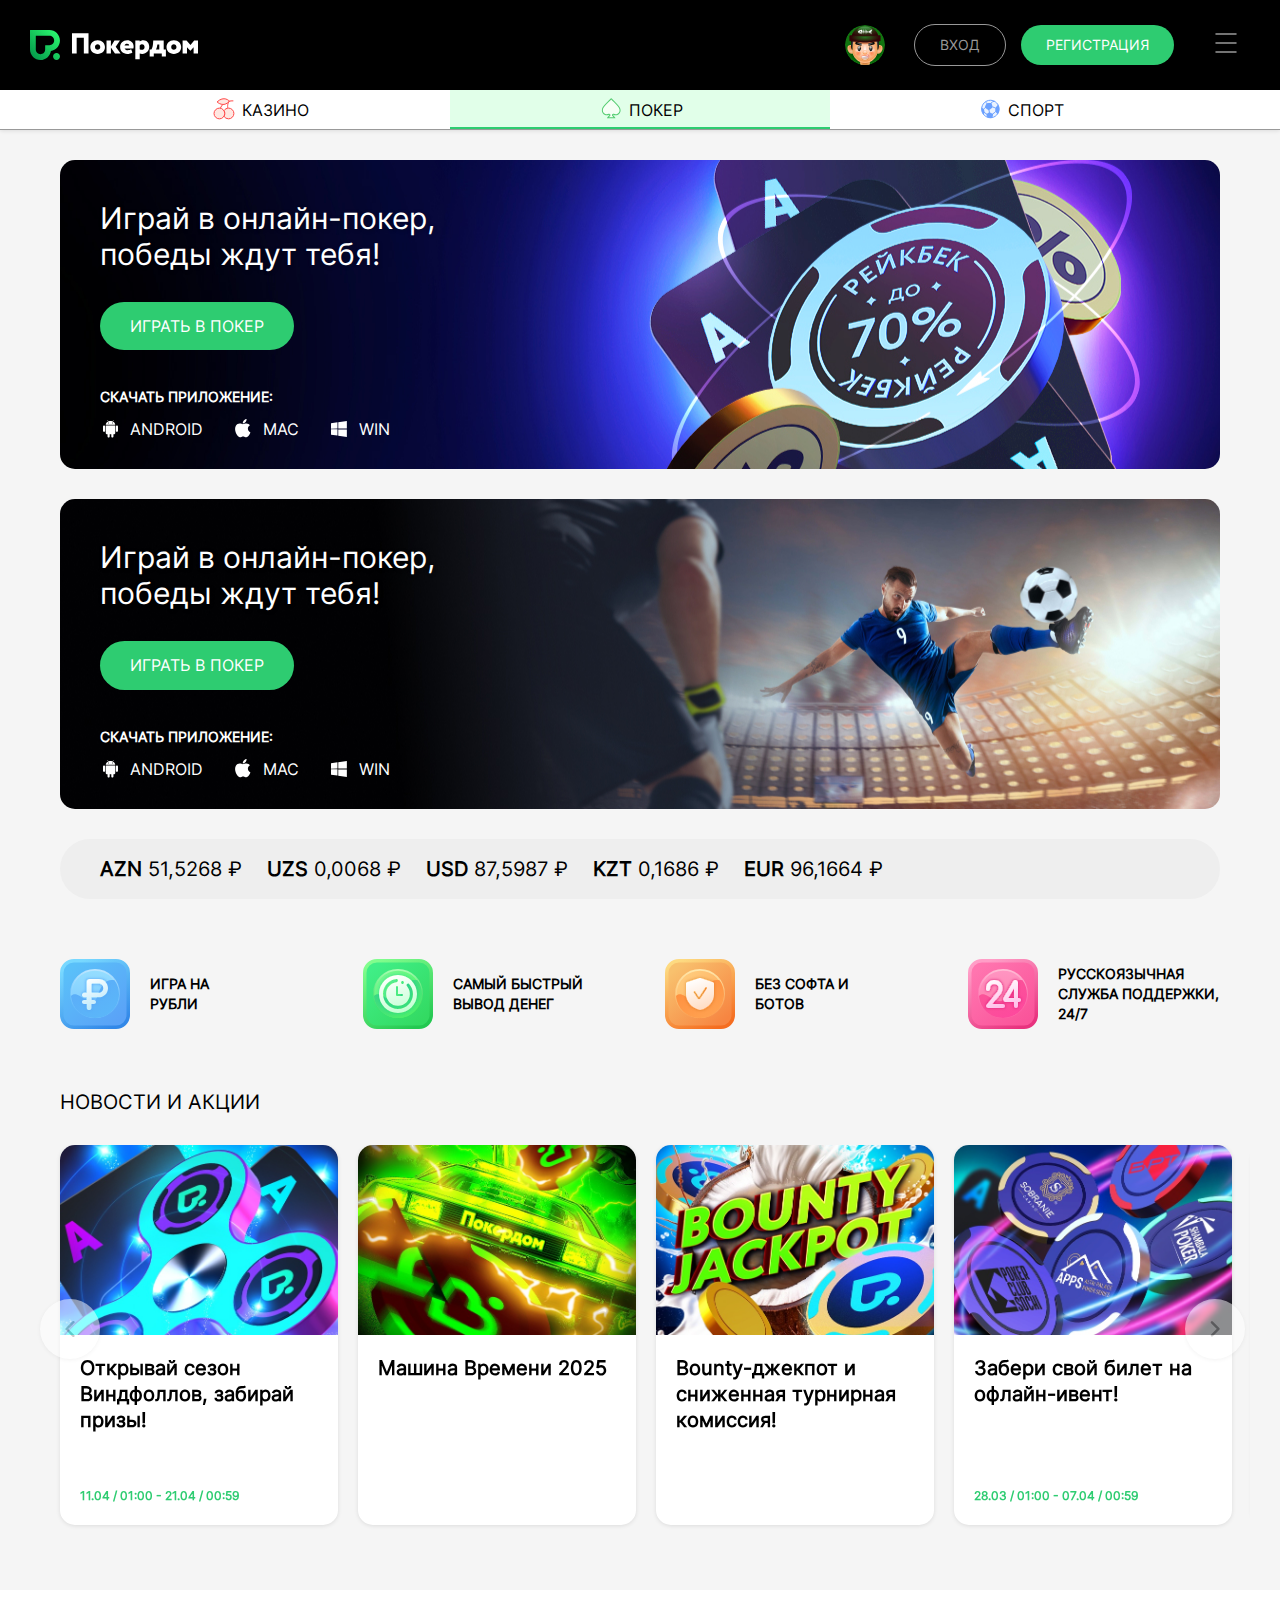
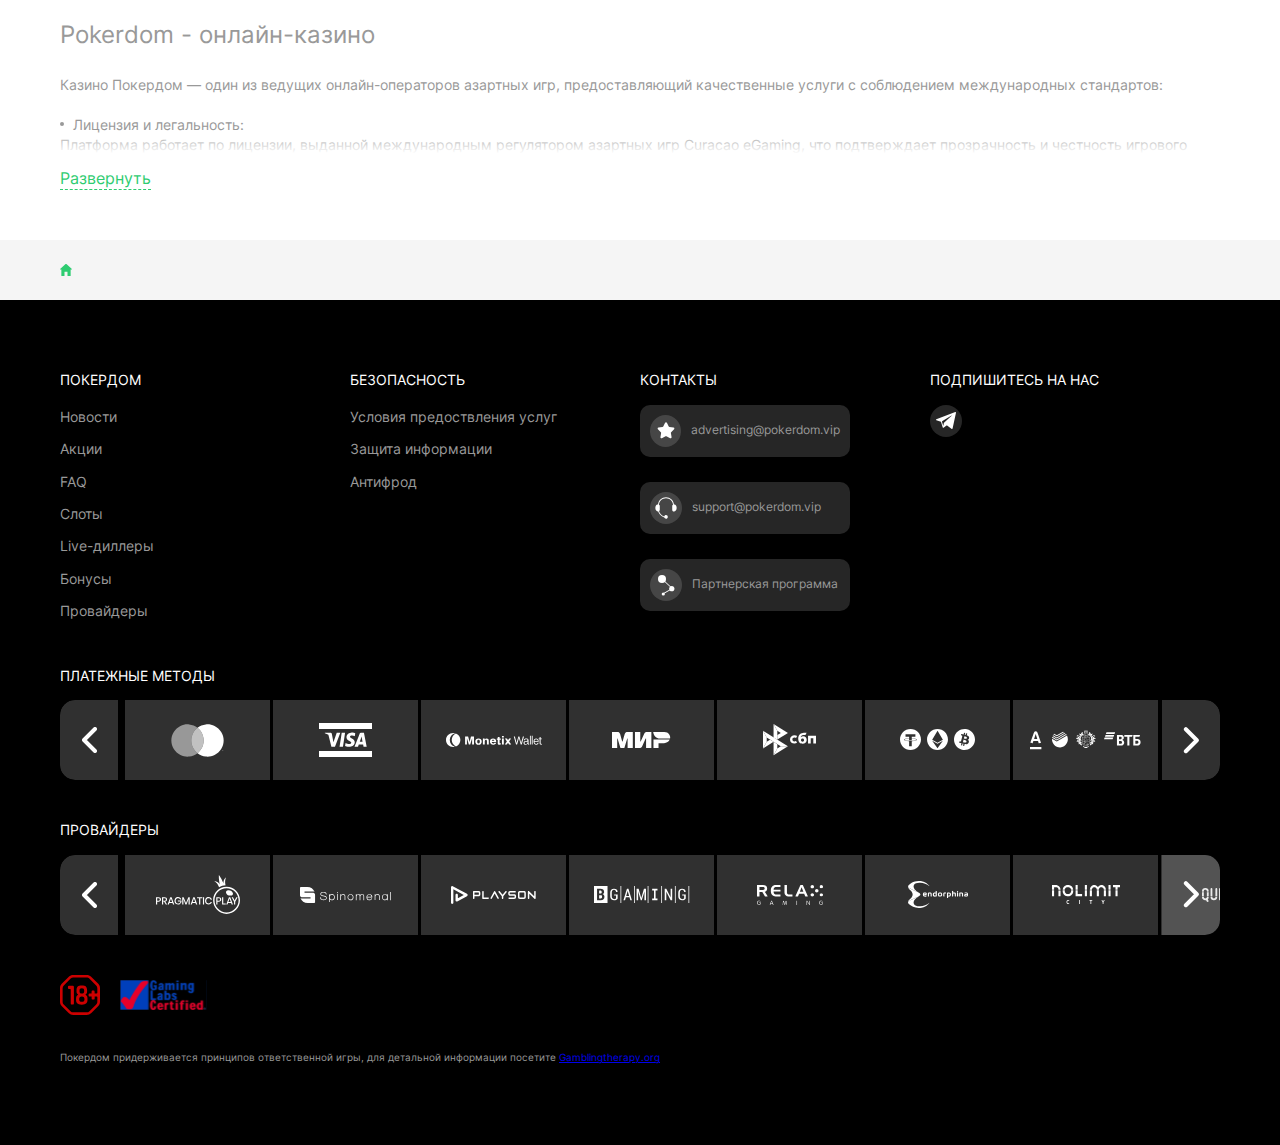
<file: poker.html>
<!DOCTYPE html>
<html lang="en">
  <head>
    <meta charset="UTF-8" />
    <meta name="viewport" content="width=device-width, initial-scale=1.0" />
    <title>Pokerdom page 2</title>
    <!-- <link
      rel="stylesheet"
      type="text/css"
      href="https://cdn.jsdelivr.net/npm/swiper@9/swiper-bundle.min.css"
    /> -->
    <link
      rel="stylesheet"
      href="https://cdn.jsdelivr.net/npm/swiper@11/swiper-bundle.min.css"
    />

    <link rel="stylesheet" href="css/style-2.css" />

    <!-- <script src="https://cdn.jsdelivr.net/npm/swiper@9/swiper-bundle.min.js"></script> -->
    <script src="https://cdn.jsdelivr.net/npm/swiper@11/swiper-bundle.min.js"></script>
  </head>
  <body>
    <div class="cover"></div>
    <div class="burger">
      <button class="burger__cross btn-reset">
        <img src="icons/burger/cross.svg" alt="" />
      </button>
      <div class="burger__menu">
        <ul class="burger__menu-list">
          <li class="burger__menu-item">
            <img src="icons/burger/icon-1.svg" alt="" />
            <a href="index.html" class="burger__menu-link ">Казино</a>
          </li>
          <li class="burger__menu-item">
            <img src="icons/burger/icon-2.svg" alt="" />
            <a href="poker.html" class="burger__menu-link active">Покер</a>
          </li>
          <li class="burger__menu-item">
            <img src="icons/burger/icon-3.svg" alt="" />
            <a href="sport.html" class="burger__menu-link">Спорт</a>
          </li>
        </ul>
        <div class="burger__menu-linie"></div>
        <ul class="burger__menu-list">
          <li class="burger__menu-item">
            <img src="icons/burger/icon-4.svg" alt="" />
            <a href="#" class="burger__menu-link">Акции</a>
          </li>
          <li class="burger__menu-item">
            <img src="icons/burger/icon-2.svg" alt="" />
            <a href="#" class="burger__menu-link">Награды</a>
          </li>
          <li class="burger__menu-item burger__menu-item-new">
            <img
              class="burger__menu-img"
              src="icons/burger/icon-5.svg"
              alt=""
            />
            <a href="#" class="burger__menu-link">Pokerdom token</a>
            <span>New</span>
          </li>
          <li class="burger__menu-item">
            <img src="icons/burger/icon-6.svg" alt="" />
            <a href="#" class="burger__menu-link">Турниры</a>
          </li>
        </ul>
        <div class="burger__menu-linie"></div>
        <ul class="burger__menu-list">
          <li class="burger__menu-item">
            <img src="icons/burger/icon-8.svg" alt="" />
            <a href="#" class="burger__menu-link">Эксклюзив</a>
          </li>
          <li class="burger__menu-item">
            <img src="icons/burger/icon-9.svg" alt="" />
            <a href="#" class="burger__menu-link">Эксклюзив Live</a>
          </li>
          <li class="burger__menu-item">
            <img src="icons/burger/icon-10.svg" alt="" />
            <a href="#" class="burger__menu-link">Live Дилеры</a>
          </li>
          <li class="burger__menu-item">
            <img src="icons/burger/icon-11.svg" alt="" />
            <a href="#" class="burger__menu-link">Слоты</a>
          </li>
          <li class="burger__menu-item">
            <img src="icons/burger/icon-12.svg" alt="" />
            <a href="#" class="burger__menu-link">Быстрые игры</a>
          </li>
          <li class="burger__menu-item">
            <img src="icons/burger/icon-13.svg" alt="" />
            <a href="#" class="burger__menu-link">Столы</a>
          </li>
          <li class="burger__menu-item">
            <img src="icons/burger/icon-14.svg" alt="" />
            <a href="#" class="burger__menu-link">Spin gifts</a>
          </li>
          <li class="burger__menu-item">
            <img src="icons/burger/icon-15.svg" alt="" />
            <a href="#" class="burger__menu-link">Drops&wings</a>
          </li>
          <li class="burger__menu-item">
            <img src="icons/burger/icon-16.svg" alt="" />
            <a href="#" class="burger__menu-link">Spinoleague</a>
          </li>
          <li class="burger__menu-item">
            <img src="icons/burger/icon-17.svg" alt="" />
            <a href="#" class="burger__menu-link">Покупка бонуса</a>
          </li>
          <li class="burger__menu-item">
            <img src="icons/burger/icon-18.svg" alt="" />
            <a href="#" class="burger__menu-link">Джекпот</a>
          </li>
          <li class="burger__menu-item">
            <img src="icons/burger/icon-19.svg" alt="" />
            <a href="#" class="burger__menu-link">Megaways</a>
          </li>
          <li class="burger__menu-item">
            <img src="icons/burger/icon-20.svg" alt="" />
            <a href="#" class="burger__menu-link">Hold&win</a>
          </li>
        </ul>
        <div class="burger__menu-linie"></div>
        <ul class="burger__menu-list">
          <li class="burger__menu-item">
            <img src="icons/burger/icon-21.svg" alt="" />
            <a href="#" class="burger__menu-link active">Новости</a>
          </li>
          <li class="burger__menu-item">
            <img src="icons/burger/icon-22.svg" alt="" />
            <a href="#" class="burger__menu-link">FAQ</a>
          </li>
        </ul>
        <form action="#">
          <select id="languages">
            <option value="rus">Русский</option>
            <option value="english">English</option>
            <option value="usbekistan">O’zbekcha</option>
            <option value="kaz">Қазақша</option>
          </select>
        </form>
      </div>
    </div>

    <header class="header">
      <nav class="nav container-lg">
        
          <img class="nav__logo-img" src="icons/logo.svg" alt="логотип покердом">
          <img class="nav__logo-img--mob" src="icons/logo__mob.svg" alt="логотип покердом">
          <img src="icons/avatar_s.svg" alt="аватар" class="nav__avatar--mob" />
       
        <!-- <img
          src="icons/logo.svg"
          alt="логотип покердом"
          class="nav__logo-img"
        /> -->
        <div class="nav__right">
          <img src="icons/avatar_s.svg" alt="аватар" class="nav__avatar" />
          <div class="nav__buttons-cover">
            <button class="btn-reset button button--dark">Вход</button>
            <button class=" button btn-reset button">Регистрация</button>

          </div>
         
          <button class="nav__btn-burger btn-reset">
            <img
              src="icons/burger.svg"
              alt="кнопка бургер меню"
              class="nav__burger"
            />
          </button>
        </div>
      </nav>
      <nav class="nav__bottom">
        <ul class="nav__bottom-list list-reset container">
          <li class="nav__bottom-item">
            <a href="index.html">
              <img src="icons/nav__bottom-icon1.svg" alt="изображение вишни" />
              <span class="nav__bottom-link link3">Казино</span>
            </a>
          </li>
          <li class="nav__bottom-item active-1">
            <a href="poker.html">
              <img
                src="icons/nav__bottom-icon2.svg"
                alt="изображение пиковой масти"
              />
              <span class="nav__bottom-link link3">Покер</span>
            </a>
          </li>
          <li class="nav__bottom-item">
            <a href="sport.html">
              <img
                src="icons/nav__bottom-icon3.svg"
                alt="изображение футбольного мяча"
              />
              <span class="nav__bottom-link link3">Спорт</span>
            </a>
          </li>
        </ul>
      </nav>
    </header>
    <main class="main">
      <section class="main__banner">
        <div class="container">
          <div class="main__banner-top">
            <div class="slide-cover">
              <h1 class="slide__text main__banner-title">
                Играй в онлайн-покер, <br />победы ждут тебя!
              </h1>
              <a class="slide__link main__banner-link">Играть в покер</a>
              <p class="main__banner-text">Скачать приложение:</p>
              <div class="main__banner-container">
                <div class="main__banner-img">
                  <img src="icons/page__poker/banner/android.svg" alt="" />
                  <span>Android</span>
                </div>
                <div class="main__banner-img">
                  <img src="icons/page__poker/banner/mac.svg" alt="" />
                  <span>Mac</span>
                </div>
                <div class="main__banner-img">
                  <img src="icons/page__poker/banner/win.svg" alt="" />
                  <span>Win</span>
                </div>
              </div>
            </div>
          </div>
          <div class="main__banner-top main__banner-top-1">
            <div class="slide-cover">
              <h1 class="slide__text main__banner-title">
                Играй в онлайн-покер, <br />победы ждут тебя!
              </h1>
              <a class="slide__link main__banner-link">Играть в покер</a>
              <p class="main__banner-text">Скачать приложение:</p>
              <div class="main__banner-container">
                <div class="main__banner-img">
                  <img src="icons/page__poker/banner/android.svg" alt="" />
                  <span>Android</span>
                </div>
                <div class="main__banner-img">
                  <img src="icons/page__poker/banner/mac.svg" alt="" />
                  <span>Mac</span>
                </div>
                <div class="main__banner-img">
                  <img src="icons/page__poker/banner/win.svg" alt="" />
                  <span>Win</span>
                </div>
              </div>
            </div>
          </div>
          <div class="main__banner-bottom">
            <p class="main__banner-bottom-text"><span>AZN</span> 51,5268 ₽</p>
            <p class="main__banner-bottom-text"><span>UZS</span> 0,0068 ₽</p>
            <p class="main__banner-bottom-text"><span>USD</span> 87,5987 ₽</p>
            <p class="main__banner-bottom-text"><span>KZT</span> 0,1686 ₽</p>
            <p class="main__banner-bottom-text"><span>EUR</span> 96,1664 ₽</p>
          </div>
          <div class="main__banner-advantages advantages">
            <ul class="adventages-list list-reset">
              <li class="advantages-item">
                <img src="icons/page__poker/advantages/icon-1.svg" alt="" />
                <h3 class="advantages__title">
                  Игра на<br />
                  рубли
                </h3>
              </li>
              <li class="advantages-item">
                <img src="icons/page__poker/advantages/icon-2.svg" alt="" />
                <h3 class="advantages__title">Самый быстрый вывод денег</h3>
              </li>
              <li class="advantages-item">
                <img src="icons/page__poker/advantages/icon-3.svg" alt="" />
                <h3 class="advantages__title">
                  Без софта и<br />
                  ботов
                </h3>
              </li>
              <li class="advantages-item">
                <img src="icons/page__poker/advantages/icon-4.svg" alt="" />
                <h3 class="advantages__title">
                  Русскоязычная служба поддержки,<br />
                  24/7
                </h3>
              </li>
            </ul>
          </div>
        </div>
      </section>
      <section class="news">
        <div class="container">
          <h2 class="news__title">Новости и акции</h2>
        </div>
        <div class="swiper6__container">
          <div class="swiper6">
            <div class="swiper-wrapper">
              <!-- Slides -->
              <div class="swiper-slide">
                <a href="#" class="news__slide-link">
                  <div class="news__slide">
                    <img src="img/poker/slides/slide-1.jpg" alt="" />
                    <div class="news__slide-bottom">
                      <h5 class="news__slide-title">
                        Открывай сезон Виндфоллов, забирай призы!
                      </h5>
                      <p class="news__slide-date">
                        11.04 / 01:00 - 21.04 / 00:59
                      </p>
                    </div>
                  </div>
                </a>
              </div>
              <div class="swiper-slide">
                <a href="#" class="news__slide-link">
                  <div class="news__slide">
                    <img src="img/poker/slides/slide-2.jpg" alt="" />
                    <div class="news__slide-bottom">
                      <h5 class="news__slide-title">Машина Времени 2025</h5>
                    </div>
                  </div>
                </a>
              </div>
              <div class="swiper-slide">
                <a href="#" class="news__slide-link">
                  <div class="news__slide">
                    <img src="img/poker/slides/slide-3.jpg" alt="" />
                    <div class="news__slide-bottom">
                      <h5 class="news__slide-title">
                        Bounty-джекпот и сниженная турнирная комиссия!
                      </h5>
                    </div>
                  </div>
                </a>
              </div>
              <div class="swiper-slide">
                <a href="#" class="news__slide-link">
                  <div class="news__slide">
                    <img src="img/poker/slides/slide-4.jpg" alt="" />
                    <div class="news__slide-bottom">
                      <h5 class="news__slide-title">
                        Забери свой билет на офлайн-ивент!
                      </h5>
                      <p class="news__slide-date">
                        28.03 / 01:00 - 07.04 / 00:59
                      </p>
                    </div>
                  </div>
                </a>
              </div>
              <div class="swiper-slide">
                <a href="#" class="news__slide-link">
                  <div class="news__slide">
                    <img src="img/poker/slides/slide-5.jpg" alt="" />
                    <div class="news__slide-bottom">
                      <h5 class="news__slide-title">
                        Приветственный покерный бонус!
                      </h5>
                      <p class="news__slide-date">
                        28.03 / 01:00 - 07.04 / 00:59
                      </p>
                    </div>
                  </div>
                </a>
              </div>
              <div class="swiper-slide">
                <a href="#" class="news__slide-link">
                  <div class="news__slide">
                    <img src="img/poker/slides/slide-6.jpg" alt="" />
                    <div class="news__slide-bottom">
                      <h5 class="news__slide-title">Виндфоллы с джекпотом!</h5>
                    </div>
                  </div>
                </a>
              </div>
              <div class="swiper-slide">
                <a href="#" class="news__slide-link">
                  <div class="news__slide">
                    <img src="img/poker/slides/slide-7.jpg" alt="" />
                    <div class="news__slide-bottom">
                      <h5 class="news__slide-title">
                        Обновлённые турниры стали ещё лучше!
                      </h5>
                    </div>
                  </div>
                </a>
              </div>
              <div class="swiper-slide">
                <a href="#" class="news__slide-link">
                  <div class="news__slide">
                    <img src="img/poker/slides/slide-8.jpg" alt="" />
                    <div class="news__slide-bottom">
                      <h5 class="news__slide-title">Бэд-бит Джекпот</h5>
                    </div>
                  </div>
                </a>
              </div>
            </div>

            <!-- If we need navigation buttons -->
            <div class="swiper6__buttons">
              <div class="swiper-button-prev6">
                <img src="icons/page__poker/slider1__prev.svg" alt="" />
              </div>
              <div class="swiper-button-next6">
                <img src="icons/page__poker/slider1__next.svg" alt="" />
              </div>
            </div>
          </div>
        </div>
      </section>
    </main>
    <footer class="footer">
      <div class="footer__top">
        <div class="container footer__top-container">
          <h2>Pokerdom - онлайн-казино</h2>
          <p class="footer__top-text">
            Казино Покердом — один из ведущих онлайн-операторов азартных игр,
            предоставляющий качественные услуги с соблюдением международных
            стандартов:
          </p>
          <ul>
            <li class="footer__top-text">
              Лицензия и легальность:<br />
              Платформа работает по лицензии, выданной международным регулятором
              азартных игр Curacao eGaming, что подтверждает прозрачность и
              честность игрового процесса.
            </li>
            <li class="footer__top-text">
              Гарантия честной игры:<br />
              Все слоты и игры на сайте сертифицированы и используют генератор
              случайных чисел (RNG), который исключает вмешательство в
              результаты. Провайдеры игр регулярно проходят проверки
              независимыми аудиторами, такими как iTech Labs и eCOGRA.
            </li>
          </ul>
        </div>
        <div class="footer__top-button-cover">
          <button class="footer__top-btn btn-reset">Развернуть</button>
        </div>
      </div>
      <div class="footer__bottom-nav">
        <div class="container">
          <a href="index.html" class="footer__bottom-home">
            <img src="icons/footer/home.svg" alt="" />
          </a>
        </div>
      </div>
      <div class="footer__bottom">
        <div class="container">
          <div class="footer__bottom-inner">
            <div class="footer__bottom-links footer__links--desctop">
              <ul class="footer__bottom-list list-reset">
                <li class="footer__bottom-item">
                  <h6 href="#" class="footer__bottom-title">Покердом</h6>
                </li>
                <li class="footer__bottom-item">
                  <a href="#" class="footer__bottom-link"> Новости </a>
                </li>
                <li class="footer__bottom-item">
                  <a href="#" class="footer__bottom-link"> Акции </a>
                </li>
                <li class="footer__bottom-item">
                  <a href="#" class="footer__bottom-link"> FAQ </a>
                </li>
                <li class="footer__bottom-item">
                  <a href="#" class="footer__bottom-link"> Слоты </a>
                </li>
                <li class="footer__bottom-item">
                  <a href="#" class="footer__bottom-link"> Live-диллеры </a>
                </li>
                <li class="footer__bottom-item">
                  <a href="#" class="footer__bottom-link"> Бонусы </a>
                </li>
                <li class="footer__bottom-item">
                  <a href="#" class="footer__bottom-link"> Провайдеры </a>
                </li>
              </ul>
              <ul class="footer__bottom-list list-reset">
                <li class="footer__bottom-item">
                  <h6 href="#" class="footer__bottom-title">Безопасность</h6>
                </li>
                <li class="footer__bottom-item">
                  <a href="#" class="footer__bottom-link">
                    Условия предоствления услуг
                  </a>
                </li>
                <li class="footer__bottom-item">
                  <a href="#" class="footer__bottom-link">
                    Защита информации
                  </a>
                </li>
                <li class="footer__bottom-item">
                  <a href="#" class="footer__bottom-link"> Антифрод </a>
                </li>
              </ul>
              <ul class="footer__bottom-list list-reset">
                <li class="footer__bottom-item">
                  <h6 href="#" class="footer__bottom-title">Контакты</h6>
                </li>
                <li class="footer__bottom-item">
                  <a href="#" class="footer__bottom-button">
                    <span class="footer__bottom-button-img">
                      <img src="icons/footer/contact-icon1.svg" alt="" />
                    </span>

                    <span class="footer__bottom-button-text"
                      >advertising@pokerdom.vip</span
                    >
                  </a>
                </li>
                <li class="footer__bottom-item">
                  <a href="#" class="footer__bottom-button">
                    <span class="footer__bottom-button-img">
                      <img src="icons/footer/contact-icon2.svg" alt="" />
                    </span>

                    <span class="footer__bottom-button-text"
                      >support@pokerdom.vip</span
                    >
                  </a>
                </li>
                <li class="footer__bottom-item">
                  <a href="#" class="footer__bottom-button">
                    <span class="footer__bottom-button-img">
                      <img src="icons/footer/contact-icon3.svg" alt="" />
                    </span>

                    <span class="footer__bottom-button-text"
                      >Партнерская программа</span
                    >
                  </a>
                </li>
              </ul>

              <ul class="footer__bottom-list">
                <li class="footer__bottom-item">
                  <h6 href="#" class="footer__bottom-title">
                    Подпишитесь на нас
                  </h6>
                </li>
                <li class="footer__bottom-item">
                  <a
                    href="https://t.me/joinchat/MKkl91IK3D04MTc6"
                    class="footer__bottom-link-telega"
                  >
                    <img src="icons/footer/telega.svg" alt="" />
                  </a>
                </li>
              </ul>
            </div>
            <div class="footer__bottom-links footer__links--mobile">
              <ul class="footer__bottom-list list-reset">
                <li class="footer__bottom-item accordion">
                  <button
                    class="accordion__control btn-reset"
                    aria-expanded="false"
                  >
                    <span class="accordion__title footer__bottom-title"
                      >Покердом</span
                    >
                    <span class="accordion__icon"
                      ><img
                        class="accordion__icon-img"
                        src="icons/footer/footer__mob/arrow.svg"
                        alt=""
                    /></span>
                  </button>
                  <div class="accordion__content" aria-hidden="true">
                    <ul class="footer__bottom-inner-menu list-reset">
                      <li class="footer__bottom-item">
                        <a href="#" class="footer__bottom-link"> Новости </a>
                      </li>
                      <li class="footer__bottom-item">
                        <a href="#" class="footer__bottom-link"> Акции </a>
                      </li>
                      <li class="footer__bottom-item">
                        <a href="#" class="footer__bottom-link"> FAQ </a>
                      </li>
                      <li class="footer__bottom-item">
                        <a href="#" class="footer__bottom-link"> Слоты </a>
                      </li>
                      <li class="footer__bottom-item">
                        <a href="#" class="footer__bottom-link">
                          Live-диллеры
                        </a>
                      </li>
                      <li class="footer__bottom-item">
                        <a href="#" class="footer__bottom-link"> Бонусы </a>
                      </li>
                      <li class="footer__bottom-item">
                        <a href="#" class="footer__bottom-link"> Провайдеры </a>
                      </li>
                    </ul>
                  </div>
                </li>
              </ul>
              <ul class="footer__bottom-list list-reset">
                <li class="footer__bottom-item accordion">
                  <button
                    class="accordion__control btn-reset"
                    aria-expanded="false"
                  >
                    <span class="accordion__title footer__bottom-title"
                      >Безопасность</span
                    >
                    <span class="accordion__icon"
                      ><img
                        class="accordion__icon-img"
                        src="icons/footer/footer__mob/arrow.svg"
                        alt=""
                    /></span>
                  </button>
                  <div class="accordion__content" aria-hidden="true">
                    <ul class="footer__bottom-inner-menu list-reset">
                      <li class="footer__bottom-item">
                        <a href="#" class="footer__bottom-link">
                          Условия предоставления услуг
                        </a>
                      </li>
                      <li class="footer__bottom-item">
                        <a href="#" class="footer__bottom-link">
                          Защита информации
                        </a>
                      </li>
                      <li class="footer__bottom-item">
                        <a href="#" class="footer__bottom-link"> Антифрод </a>
                      </li>
                    </ul>
                  </div>
                </li>
              </ul>
              <ul class="footer__bottom-list list-reset">
                <li class="footer__bottom-item accordion">
                  <button
                    class="accordion__control btn-reset"
                    aria-expanded="false"
                  >
                    <span class="accordion__title footer__bottom-title"
                      >Контакты</span
                    >
                    <span class="accordion__icon"
                      ><img
                        class="accordion__icon-img"
                        src="icons/footer/footer__mob/arrow.svg"
                        alt=""
                    /></span>
                  </button>
                  <div class="accordion__content" aria-hidden="true">
                    <ul class="footer__bottom-inner-menu list-reset">
                      <li class="footer__bottom-item">
                        <a href="#" class="footer__bottom-button">
                          <span class="footer__bottom-button-img">
                            <img src="icons/footer/contact-icon1.svg" alt="" />
                          </span>

                          <span class="footer__bottom-button-text"
                            >advertising@pokerdom.vip</span
                          >
                        </a>
                      </li>
                      <li class="footer__bottom-item">
                        <a href="#" class="footer__bottom-button">
                          <span class="footer__bottom-button-img">
                            <img src="icons/footer/contact-icon2.svg" alt="" />
                          </span>

                          <span class="footer__bottom-button-text"
                            >support@pokerdom.vip</span
                          >
                        </a>
                      </li>
                      <li class="footer__bottom-item">
                        <a href="#" class="footer__bottom-button">
                          <span class="footer__bottom-button-img">
                            <img src="icons/footer/contact-icon3.svg" alt="" />
                          </span>

                          <span class="footer__bottom-button-text"
                            >Партнерская программа</span
                          >
                        </a>
                      </li>
                    </ul>
                  </div>
                </li>
              </ul>

              <ul class="footer__bottom-list">
                <li class="footer__bottom-item">
                  <h6 href="#" class="footer__bottom-title">
                    Подпишитесь на нас
                  </h6>
                </li>
                <li class="footer__bottom-item">
                  <a
                    href="https://t.me/joinchat/MKkl91IK3D04MTc6"
                    class="footer__bottom-link-telega"
                  >
                    <img src="icons/footer/telega.svg" alt="" />
                  </a>
                </li>
              </ul>
            </div>
            <div class="footer__bottom-pay">
              <h6 class="footer__bottom-title">Платежные методы</h6>
              <div class="footer__bottom-swiper">
                <div class="swiper4">
                  <div class="swiper-wrapper">
                    <!-- Slides -->
                    <div class="swiper-slide">
                      <a class="slider-4">
                        <img src="icons/footer/swiper4/icon-1.svg" alt="" />
                      </a>
                    </div>
                    <div class="swiper-slide">
                      <a class="slider-4">
                        <img src="icons/footer/swiper4/icon-2.svg" alt="" />
                      </a>
                    </div>
                    <div class="swiper-slide">
                      <a class="slider-4">
                        <img src="icons/footer/swiper4/icon-3.svg" alt="" />
                      </a>
                    </div>
                    <div class="swiper-slide">
                      <a class="slider-4">
                        <img src="icons/footer/swiper4/icon-4.svg" alt="" />
                      </a>
                    </div>
                    <div class="swiper-slide">
                      <a class="slider-4">
                        <img src="icons/footer/swiper4/icon-5.svg" alt="" />
                      </a>
                    </div>
                    <div class="swiper-slide">
                      <a class="slider-4">
                        <img src="icons/footer/swiper4/icon-6.svg" alt="" />
                      </a>
                    </div>
                    <div class="swiper-slide">
                      <a class="slider-4">
                        <img src="icons/footer/swiper4/icon-7.svg" alt="" />
                      </a>
                    </div>
                  </div>
                  <!-- If we need navigation buttons -->
                  <div class="swiper-button-prev4">
                    <img src="icons/slider1__prev.svg" alt="" />
                  </div>
                  <div class="swiper-button-next4">
                    <img src="icons/slider1__next.svg" alt="" />
                  </div>
                </div>
              </div>
            </div>
            <div class="footer__bottom-providers">
              <h6 class="footer__bottom-title">Провайдеры</h6>
              <div class="footer__bottom-swiper">
                <div class="swiper5">
                  <div class="swiper-wrapper">
                    <!-- Slides -->
                    <div class="swiper-slide">
                      <a class="slider-5">
                        <img src="icons/footer/swiper5/icon-1.svg" alt="" />
                      </a>
                    </div>
                    <div class="swiper-slide">
                      <a class="slider-5">
                        <img src="icons/footer/swiper5/icon-2.svg" alt="" />
                      </a>
                    </div>
                    <div class="swiper-slide">
                      <a class="slider-5">
                        <img src="icons/footer/swiper5/icon-3.svg" alt="" />
                      </a>
                    </div>
                    <div class="swiper-slide">
                      <a class="slider-5">
                        <img src="icons/footer/swiper5/icon-4.svg" alt="" />
                      </a>
                    </div>
                    <div class="swiper-slide">
                      <a class="slider-5">
                        <img src="icons/footer/swiper5/icon-5.svg" alt="" />
                      </a>
                    </div>
                    <div class="swiper-slide">
                      <a class="slider-5">
                        <img src="icons/footer/swiper5/icon-6.svg" alt="" />
                      </a>
                    </div>
                    <div class="swiper-slide">
                      <a class="slider-5">
                        <img src="icons/footer/swiper5/icon-7.svg" alt="" />
                      </a>
                    </div>
                    <div class="swiper-slide">
                      <a class="slider-5">
                        <img src="icons/footer/swiper5/icon-8.svg" alt="" />
                      </a>
                    </div>
                    <div class="swiper-slide">
                      <a class="slider-5">
                        <img src="icons/footer/swiper5/icon-9.svg" alt="" />
                      </a>
                    </div>
                    <div class="swiper-slide">
                      <a class="slider-5">
                        <img src="icons/footer/swiper5/icon-10.svg" alt="" />
                      </a>
                    </div>
                    <div class="swiper-slide">
                      <a class="slider-5">
                        <img src="icons/footer/swiper5/icon-11.svg" alt="" />
                      </a>
                    </div>
                    <div class="swiper-slide">
                      <a class="slider-5">
                        <img src="icons/footer/swiper5/icon-12.svg" alt="" />
                      </a>
                    </div>
                    <div class="swiper-slide">
                      <a class="slider-5">
                        <img src="icons/footer/swiper5/icon-13.svg" alt="" />
                      </a>
                    </div>
                    <div class="swiper-slide">
                      <a class="slider-5">
                        <img src="icons/footer/swiper5/icon-14.svg" alt="" />
                      </a>
                    </div>
                    <div class="swiper-slide">
                      <a class="slider-5">
                        <img src="icons/footer/swiper5/icon-15.svg" alt="" />
                      </a>
                    </div>
                    <div class="swiper-slide">
                      <a class="slider-5">
                        <img src="icons/footer/swiper5/icon-16.svg" alt="" />
                      </a>
                    </div>
                    <div class="swiper-slide">
                      <a class="slider-5">
                        <img src="icons/footer/swiper5/icon-17.svg" alt="" />
                      </a>
                    </div>
                    <div class="swiper-slide">
                      <a class="slider-5">
                        <img src="icons/footer/swiper5/icon-18.svg" alt="" />
                      </a>
                    </div>
                    <div class="swiper-slide">
                      <a class="slider-5">
                        <img src="icons/footer/swiper5/icon-19.svg" alt="" />
                      </a>
                    </div>
                    <div class="swiper-slide">
                      <a class="slider-5">
                        <img src="icons/footer/swiper5/icon-20.svg" alt="" />
                      </a>
                    </div>
                    <div class="swiper-slide">
                      <a class="slider-5">
                        <img src="icons/footer/swiper5/icon-21.svg" alt="" />
                      </a>
                    </div>
                  </div>
                  <!-- If we need navigation buttons -->
                  <div class="swiper-button-prev5">
                    <img src="icons/slider1__prev.svg" alt="" />
                  </div>
                  <div class="swiper-button-next5">
                    <img src="icons/slider1__next.svg" alt="" />
                  </div>
                </div>
              </div>
            </div>
            <div class="footer__bottom-pics">
              <a href="#" class="footer__bottom-pics-link">
                <img src="icons/footer__icon1.svg" alt="" />
              </a>
              <a href="#" class="footer__bottom-pics-link">
                <img src="icons/footer__icon2.svg" alt="" />
              </a>
            </div>
            <p class="footer__bottom-info">
              Покердом придерживается принципов ответственной игры, для
              детальной информации посетите
              <a href="https://www.gamblingtherapy.org/ru/" target="_self"
                >Gamblingtherapy.org</a
              >
            </p>
          </div>
        </div>
      </div>
      <div class="footer__menu--mob">
        <div class="container">
          <ul class="footer__menu--mob-list">
            <li class="footer__menu--mob-item">
              <button class="footer__menu--mob-btn btn-reset footer__burger">
                <img
                  src="icons/footer/footer__mob/menu__icon.svg"
                  alt="бургер меню"
                />
                <p class="footer__menu--mob-text">Меню</p>
              </button>
            </li>
            <li class="footer__menu--mob-item">
              <button class="footer__menu--mob-btn btn-reset">
                <img
                  src="icons/footer/footer__mob/exclusive__icon.svg"
                  alt="бургер меню"
                />
                <p class="footer__menu--mob-text">Эксклюзив</p>
              </button>
            </li>
            <li class="footer__menu--mob-item">
              <button class="footer__menu--mob-btn btn-reset">
                <img
                  src="icons/footer/footer__mob/live__icon.svg"
                  alt="бургер меню"
                />
                <p class="footer__menu--mob-text">Live</p>
              </button>
            </li>
            <li class="footer__menu--mob-item">
              <button class="footer__menu--mob-btn btn-reset">
                <img
                  src="icons/footer/footer__mob/slots__icon.svg"
                  alt="бургер меню"
                />
                <p class="footer__menu--mob-text">Слоты</p>
              </button>
            </li>
            <li class="footer__menu--mob-item">
              <button class="footer__menu--mob-btn btn-reset">
                <img
                  src="icons/footer/footer__mob/bonus__icon.svg"
                  alt="бургер меню"
                />
                <p class="footer__menu--mob-text">Бонусы</p>
              </button>
            </li>
            <li class="footer__menu--mob-item">
              <button class="footer__menu--mob-btn btn-reset">
                <img
                  src="icons/footer/footer__mob/search__icon.svg"
                  alt="бургер меню"
                />
                <p class="footer__menu--mob-text">Поиск</p>
              </button>
            </li>
          </ul>
        </div>
      </div>
    </footer>

    <script src="js/main.js"></script>
    <script src="js/poker.js"></script>
  </body>
</html>
</file>
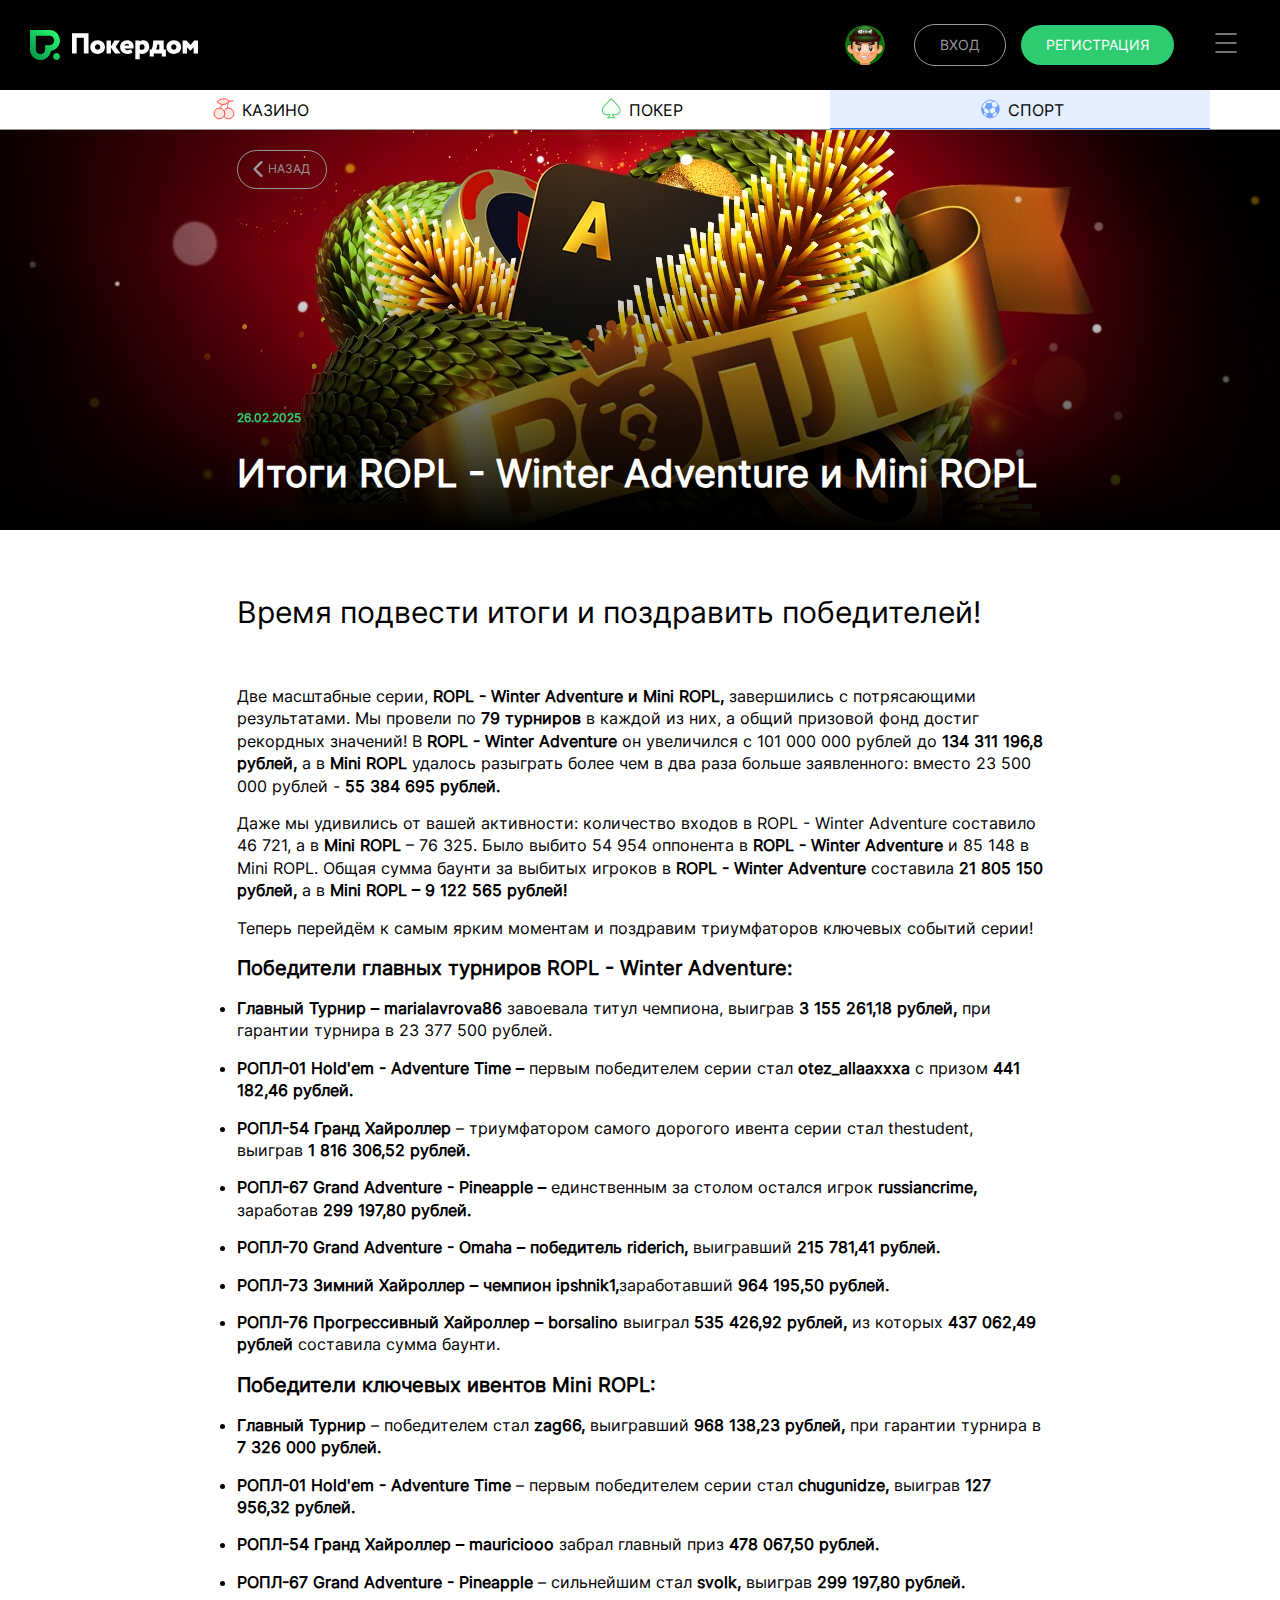
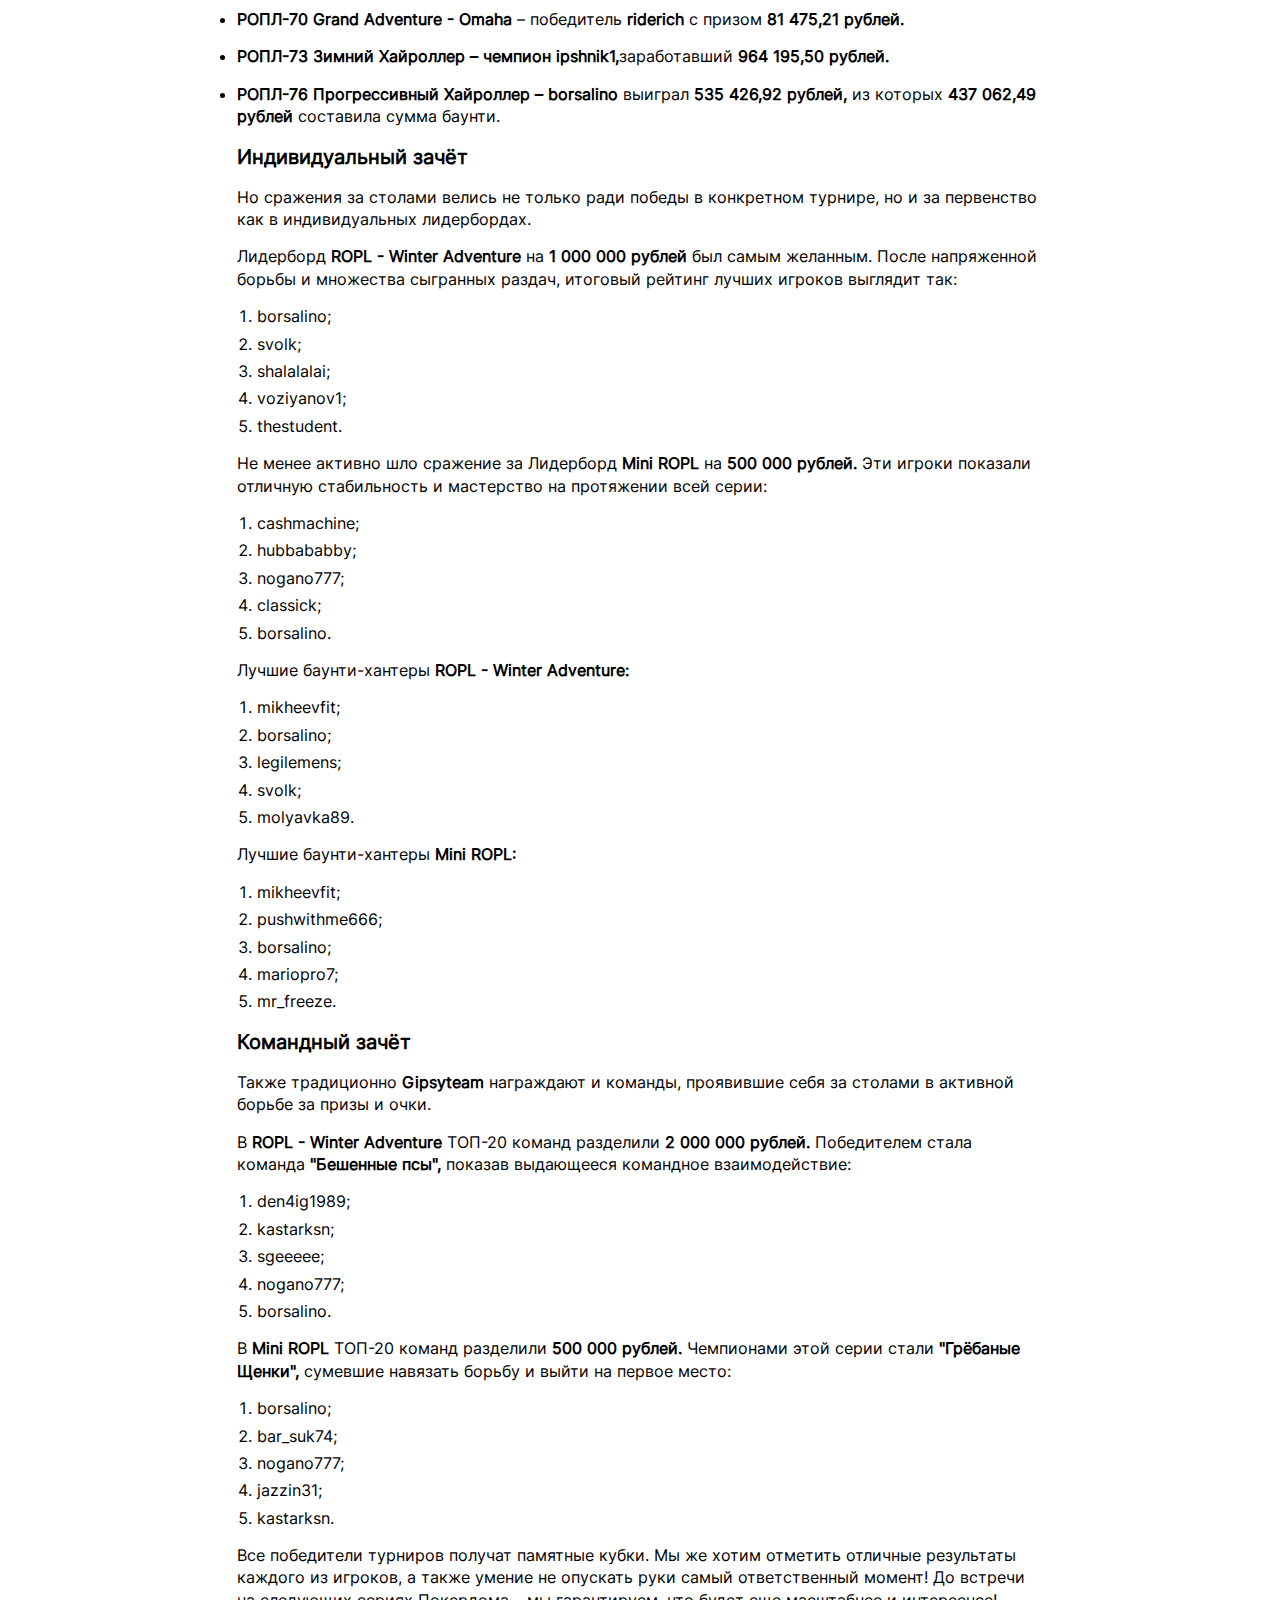
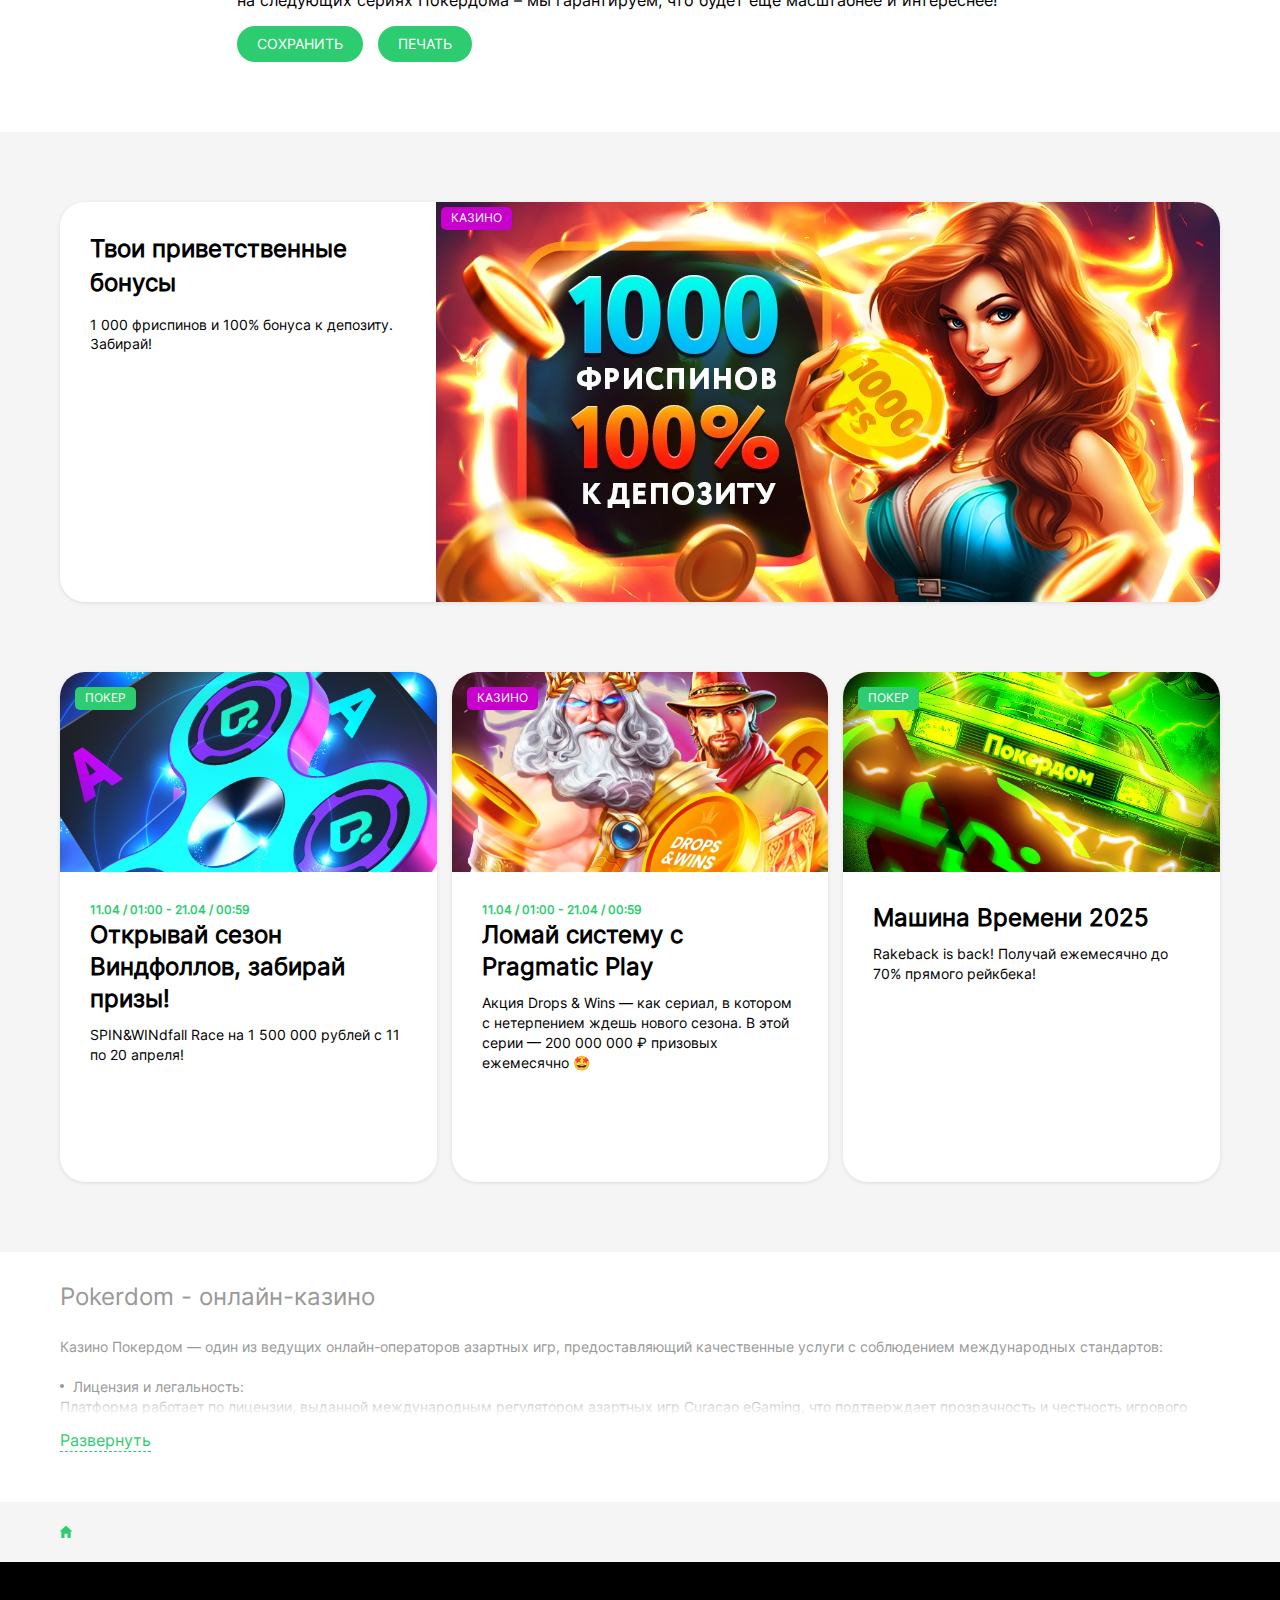
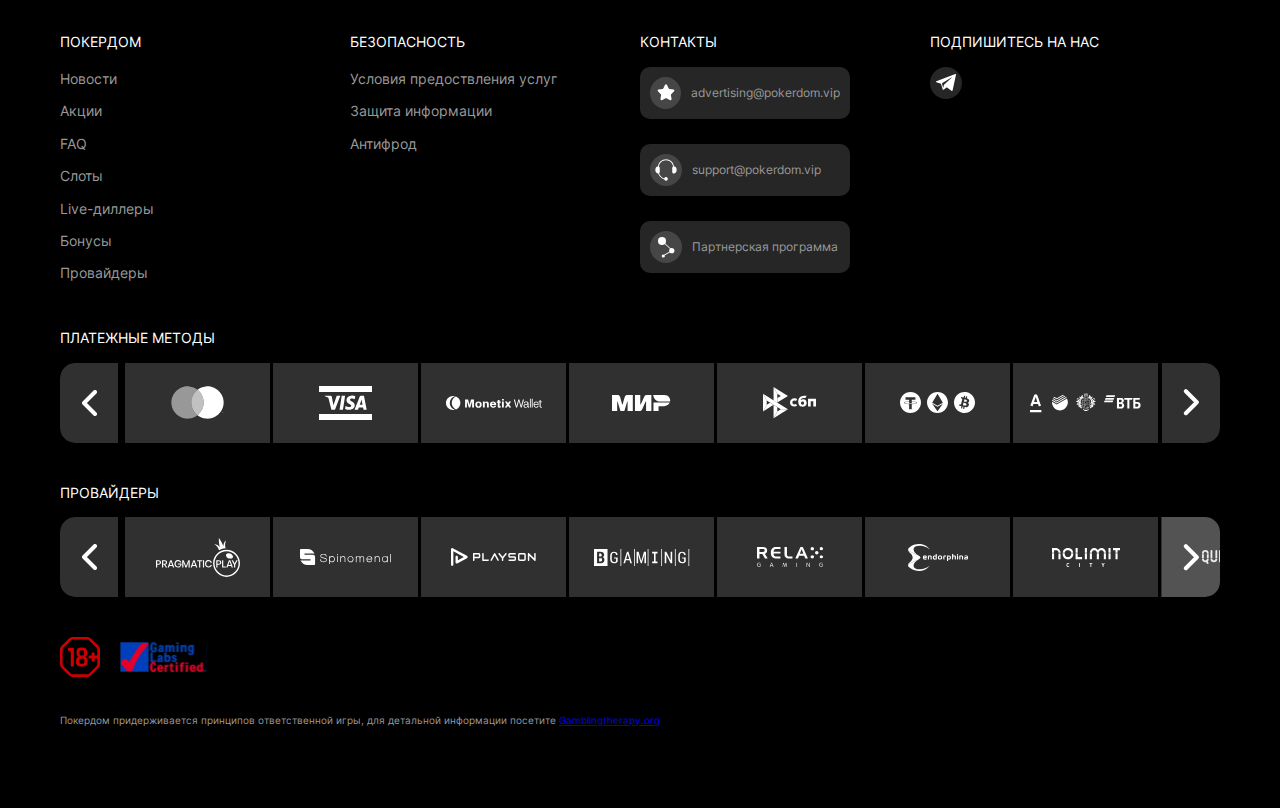
<file: sport.html>
<!DOCTYPE html>
<html lang="en">
  <head>
    <meta charset="UTF-8" />
    <meta name="viewport" content="width=device-width, initial-scale=1.0" />
    <title>Pokerdom page 3</title>
    <!-- <link
      rel="stylesheet"
      type="text/css"
      href="https://cdn.jsdelivr.net/npm/swiper@9/swiper-bundle.min.css"
    /> -->
    <link
      rel="stylesheet"
      href="https://cdn.jsdelivr.net/npm/swiper@11/swiper-bundle.min.css"
    />

    <link rel="stylesheet" href="css/style-3.css" />

    <!-- <script src="https://cdn.jsdelivr.net/npm/swiper@9/swiper-bundle.min.js"></script> -->
    <script src="https://cdn.jsdelivr.net/npm/swiper@11/swiper-bundle.min.js"></script>
  </head>
  <body>
    <div class="cover">

    </div>
    <div class="burger">
      <button class="burger__cross btn-reset">
        <img src="icons/burger/cross.svg" alt="">
      </button>
      <div class="burger__menu">
        <ul class="burger__menu-list">        
          <li class="burger__menu-item">
            <img src="icons/burger/icon-1.svg" alt="">
            <a href="index.html" class="burger__menu-link ">Казино</a>
          </li>
          <li class="burger__menu-item">
            <img src="icons/burger/icon-2.svg" alt="">
            <a href="poker.html" class="burger__menu-link">Покер</a>
          </li>
          <li class="burger__menu-item">
            <img src="icons/burger/icon-3.svg" alt="">
            <a href="sport.html" class="burger__menu-link active">Спорт</a>
          </li>
        </ul>
        <div class="burger__menu-linie"></div>
        <ul class="burger__menu-list">        
          <li class="burger__menu-item">
            <img src="icons/burger/icon-4.svg" alt="">
            <a href="#" class="burger__menu-link ">Акции</a>
          </li>
          <li class="burger__menu-item">
            <img src="icons/burger/icon-2.svg" alt="">
            <a href="#" class="burger__menu-link">Награды</a>
          </li>
          <li class="burger__menu-item burger__menu-item-new ">
            <img class="burger__menu-img" src="icons/burger/icon-5.svg" alt="">
            <a href="#" class="burger__menu-link">Pokerdom token</a>
            <span>New</span>
          </li>
          <li class="burger__menu-item">
            <img src="icons/burger/icon-6.svg" alt="">
            <a href="#" class="burger__menu-link">Турниры</a>
          </li>
        </ul>
        <div class="burger__menu-linie"></div>
        <ul class="burger__menu-list">        
          <li class="burger__menu-item">
            <img src="icons/burger/icon-8.svg" alt="">
            <a href="#" class="burger__menu-link ">Эксклюзив</a>
          </li>
          <li class="burger__menu-item">
            <img src="icons/burger/icon-9.svg" alt="">
            <a href="#" class="burger__menu-link">Эксклюзив Live</a>
          </li>
          <li class="burger__menu-item">
            <img src="icons/burger/icon-10.svg" alt="">
            <a href="#" class="burger__menu-link">Live Дилеры</a>
          </li>
          <li class="burger__menu-item">
            <img src="icons/burger/icon-11.svg" alt="">
            <a href="#" class="burger__menu-link">Слоты</a>
          </li>
          <li class="burger__menu-item">
            <img src="icons/burger/icon-12.svg" alt="">
            <a href="#" class="burger__menu-link">Быстрые игры</a>
          </li>
          <li class="burger__menu-item">
            <img src="icons/burger/icon-13.svg" alt="">
            <a href="#" class="burger__menu-link">Столы</a>
          </li>
          <li class="burger__menu-item">
            <img src="icons/burger/icon-14.svg" alt="">
            <a href="#" class="burger__menu-link">Spin gifts</a>
          </li>
          <li class="burger__menu-item">
            <img src="icons/burger/icon-15.svg" alt="">
            <a href="#" class="burger__menu-link">Drops&wings</a>
          </li>
          <li class="burger__menu-item">
            <img src="icons/burger/icon-16.svg" alt="">
            <a href="#" class="burger__menu-link">Spinoleague</a>
          </li>
          <li class="burger__menu-item">
            <img src="icons/burger/icon-17.svg" alt="">
            <a href="#" class="burger__menu-link">Покупка бонуса</a>
          </li>
          <li class="burger__menu-item">
            <img src="icons/burger/icon-18.svg" alt="">
            <a href="#" class="burger__menu-link">Джекпот</a>
          </li>
          <li class="burger__menu-item">
            <img src="icons/burger/icon-19.svg" alt="">
            <a href="#" class="burger__menu-link">Megaways</a>
          </li>
          <li class="burger__menu-item">
            <img src="icons/burger/icon-20.svg" alt="">
            <a href="#" class="burger__menu-link">Hold&win</a>
          </li>
        </ul>
        <div class="burger__menu-linie"></div>
        <ul class="burger__menu-list">        
          <li class="burger__menu-item">
            <img src="icons/burger/icon-21.svg" alt="">
            <a href="#" class="burger__menu-link active">Новости</a>
          </li>
          <li class="burger__menu-item">
            <img src="icons/burger/icon-22.svg" alt="">
            <a href="#" class="burger__menu-link">FAQ</a>
          </li>
          
        </ul>
        <form action="#">
          <select id="languages">
              <option value="rus">Русский</option>
              <option value="english">English</option>
              <option value="usbekistan">O’zbekcha</option>
              <option value="kaz">Қазақша</option>
            </select>
        </form>
      </div>
    </div>
    
    <header class="header">
      <nav class="nav container-lg">
        
          <img class="nav__logo-img" src="icons/logo.svg" alt="логотип покердом">
          <img class="nav__logo-img--mob" src="icons/logo__mob.svg" alt="логотип покердом">
          <img src="icons/avatar_s.svg" alt="аватар" class="nav__avatar--mob" />
       
        <!-- <img
          src="icons/logo.svg"
          alt="логотип покердом"
          class="nav__logo-img"
        /> -->
        <div class="nav__right">
          <img src="icons/avatar_s.svg" alt="аватар" class="nav__avatar" />
          <div class="nav__buttons-cover">
            <button class="btn-reset button button--dark">Вход</button>
            <button class=" button btn-reset button">Регистрация</button>

          </div>
         
          <button class="nav__btn-burger btn-reset">
            <img
              src="icons/burger.svg"
              alt="кнопка бургер меню"
              class="nav__burger"
            />
          </button>
        </div>
      </nav>
      <nav class="nav__bottom">
        <ul class="nav__bottom-list list-reset container">
          <li class="nav__bottom-item">
            <a href="index.html">
              <img src="icons/nav__bottom-icon1.svg" alt="изображение вишни" />
              <span class="nav__bottom-link link3">Казино</span>
            </a>
          </li>
          <li class="nav__bottom-item">
            <a href="poker.html">
              <img
                src="icons/nav__bottom-icon2.svg"
                alt="изображение пиковой масти"
              />
              <span class="nav__bottom-link link3">Покер</span>
            </a>
          </li>
          <li class="nav__bottom-item active-2">
            <a href="sport.html">
              <img
                src="icons/nav__bottom-icon3.svg"
                alt="изображение футбольного мяча"
              />
              <span class="nav__bottom-link link3">Спорт</span>
            </a>
          </li>
        </ul>
      </nav>
    </header>
    <main class="main">
      <section class="main__hero">
        <div class="container-sm main__hero-cover">
          <a href="index.html" class="main__hero-link main__hero-link--desctop">Назад</a>
          <a href="index.html" class="main__hero-link main__hero-link--mob"></a>
          
          
          <div class="main__hero-container">
            <p class="main__hero-date"> 26.02.2025</p>
          <h1 class="main__hero-title">Итоги ROPL - Winter Adventure и Mini ROPL</h1>

          </div>
          

        </div>
      </section>
      <section class="main__text">
        <div class="container-sm main__text-container">
          <h2 class="main__text-title">Время подвести итоги и поздравить победителей!</h2>
          <p class="main__text-paragraph">
            Две масштабные серии, <span>ROPL - Winter Adventure и Mini ROPL,</span> завершились с потрясающими результатами. Мы провели по <span>79 турниров</span>  в каждой из них, а общий призовой фонд достиг рекордных значений! В <span>ROPL - Winter Adventure</span> он увеличился с 101 000 000 рублей до <span>134 311 196,8 рублей,</span> а в <span>Mini ROPL</span> удалось разыграть более чем в два раза больше заявленного: вместо 23 500 000 рублей - <span>55 384 695 рублей.</span>
          </p>
          <p class="main__text-paragraph">
            Даже мы удивились от вашей активности: количество входов в ROPL - Winter Adventure составило 46 721, а в <span>Mini ROPL</span> – 76 325. Было выбито 54 954 оппонента в <span>ROPL - Winter Adventure</span> и 85 148 в Mini ROPL. Общая сумма баунти за выбитых игроков в <span>ROPL - Winter Adventure</span> составила <span>21 805 150 рублей,</span> а в <span>Mini ROPL – 9 122 565 рублей!</span>
            
          </p>
          <p class="main__text-paragraph">
            Теперь перейдём к самым ярким моментам и поздравим триумфаторов ключевых событий серии!
          </p>
          <h3 class="main__text-h3">
            Победители главных турниров ROPL - Winter Adventure:
          </h3>
          <ul class="main__text-list">
            <li class="main__text-item" type="disc"><span>Главный Турнир – marialavrova86</span> завоевала титул чемпиона, выиграв <span>3 155 261,18 рублей,</span> при гарантии турнира в 23 377 500 рублей.</li>
            <li class="main__text-item" type="disc"><span>РОПЛ-01 Hold'em - Adventure Time –</span> первым победителем серии стал <span>otez_allaaxxxa</span> с призом <span>441 182,46 рублей.</span> </li>
            <li class="main__text-item" type="disc">
              <span>РОПЛ-54 Гранд Хайроллер</span> – триумфатором самого дорогого ивента серии стал thestudent, выиграв <span>1 816 306,52 рублей.</span> 
            </li>
            <li class="main__text-item" type="disc"><span>РОПЛ-67 Grand Adventure - Pineapple –</span>
               единственным за столом остался игрок <span>russiancrime,</span>  заработав <span>299 197,80 рублей.</span> 
            </li>
            <li class="main__text-item" type="disc"><span>РОПЛ-70 Grand Adventure - Omaha – победитель riderich, </span>выигравший <span>215 781,41 рублей.</span></li>
            <li class="main__text-item" type="disc">
              <span>РОПЛ-73 Зимний Хайроллер – чемпион ipshnik1,</span>заработавший <span>964 195,50 рублей.</span>
            </li>
            <li class="main__text-item" type="disc">
              <span>РОПЛ-76 Прогрессивный Хайроллер – borsalino</span>  выиграл <span>535 426,92 рублей,</span>  из которых <span>437 062,49 рублей </span> составила сумма баунти.
            </li>
          </ul>
          <h3 class="main__text-h3">
            Победители ключевых ивентов Mini ROPL:
          </h3>
          <ul class="main__text-list">
            <li class="main__text-item" type="disc"><span>Главный Турнир</span> – победителем стал <span>zag66,</span> выигравший <span>968 138,23 рублей,</span> при гарантии турнира в <span>7 326 000 рублей.</span> </li>
            <li class="main__text-item" type="disc"><span>РОПЛ-01 Hold'em - Adventure Time</span> – первым победителем серии стал <span>chugunidze,</span> выиграв <span>127 956,32 рублей.</span></li>
            <li class="main__text-item" type="disc"> <span>РОПЛ-54 Гранд Хайроллер – mauriciooo</span>
               забрал главный приз <span>478 067,50 рублей.</span> 
            </li>
            <li class="main__text-item" type="disc"><span>РОПЛ-67 Grand Adventure - Pineapple</span> – сильнейшим стал <span>svolk,</span> выиграв <span>299 197,80 рублей.</span>
            </li>
            <li class="main__text-item" type="disc"><span>РОПЛ-70 Grand Adventure - Omaha</span> – победитель <span>riderich</span> с призом <span>81 475,21 рублей.</span> </li>
            <li class="main__text-item" type="disc">
              <span>РОПЛ-73 Зимний Хайроллер – чемпион ipshnik1,</span>заработавший <span>964 195,50 рублей.</span>
            </li>
            <li class="main__text-item" type="disc">
              <span>РОПЛ-76 Прогрессивный Хайроллер – borsalino</span>  выиграл <span>535 426,92 рублей,</span>  из которых <span>437 062,49 рублей </span> составила сумма баунти.
            </li>
          </ul>
          <h3 class="main__text-h3">
            Индивидуальный зачёт
          </h3>
          <p class="main__text-paragraph">
            Но сражения за столами велись не только ради победы в конкретном турнире, но и за первенство как в индивидуальных лидербордах. 
          </p>
          <p class="main__text-paragraph">
            Лидерборд <span>ROPL - Winter Adventure</span>  на <span>1 000 000 рублей</span> был самым желанным. После напряженной борьбы и множества сыгранных раздач, итоговый рейтинг лучших игроков выглядит так:
          </p>
          <ol  class="main__text-nummerlist">
            <li  type="1" class="main__text-nummeritem">borsalino;</li>
            <li type="1" class="main__text-nummeritem">svolk;</li>
            <li type="1" class="main__text-nummeritem">shalalalai;</li>
            <li type="1" class="main__text-nummeritem">voziyanov1;</li>
            <li type="1" class="main__text-nummeritem">thestudent.</li>
          </ol>
          <p class="main__text-paragraph">
            Не менее активно шло сражение за Лидерборд <span>Mini ROPL</span>  на <span>500 000 рублей.</span>  Эти игроки показали отличную стабильность и мастерство на протяжении всей серии:
          </p>
          <ol  class="main__text-nummerlist">
            <li  type="1" class="main__text-nummeritem">cashmachine;</li>
            <li type="1" class="main__text-nummeritem">hubbababby;</li>
            <li type="1" class="main__text-nummeritem">nogano777;</li>
            <li type="1" class="main__text-nummeritem">classick;</li>
            <li type="1" class="main__text-nummeritem">borsalino.</li>
          </ol>
          <p class="main__text-paragraph">
            Лучшие баунти-хантеры <span>ROPL - Winter Adventure:</span> 
          </p>
          <ol  class="main__text-nummerlist">
            <li  type="1" class="main__text-nummeritem">mikheevfit;</li>
            <li type="1" class="main__text-nummeritem">borsalino;</li>
            <li type="1" class="main__text-nummeritem">legilemens;</li>
            <li type="1" class="main__text-nummeritem">svolk;</li>
            <li type="1" class="main__text-nummeritem">molyavka89.</li>
          </ol>
          <p class="main__text-paragraph">
            Лучшие баунти-хантеры <span>Mini ROPL:</span> 
          </p>
          <ol  class="main__text-nummerlist">
            <li  type="1" class="main__text-nummeritem">mikheevfit;</li>
            <li type="1" class="main__text-nummeritem">pushwithme666;</li>
            <li type="1" class="main__text-nummeritem">borsalino;</li>
            <li type="1" class="main__text-nummeritem">mariopro7;</li>
            <li type="1" class="main__text-nummeritem">mr_freeze.</li>
          </ol>
          <h3 class="main__text-h3">
            Командный зачёт
          </h3>
          <p class="main__text-paragraph">
            Также традиционно <span>Gipsyteam</span> награждают и команды, проявившие себя за столами в активной борьбе за призы и очки. 
          </p>
          <p class="main__text-paragraph">
            В <span>ROPL - Winter Adventure</span>  ТОП-20 команд разделили <span>2 000 000 рублей. </span> Победителем стала команда <span>"Бешенные псы",</span> показав выдающееся командное взаимодействие: 
          </p>
          <ol  class="main__text-nummerlist">
            <li  type="1" class="main__text-nummeritem">den4ig1989;</li>
            <li type="1" class="main__text-nummeritem">kastarksn;</li>
            <li type="1" class="main__text-nummeritem">sgeeeee;</li>
            <li type="1" class="main__text-nummeritem">nogano777;</li>
            <li type="1" class="main__text-nummeritem">borsalino.</li>
          </ol>
          <p class="main__text-paragraph">
            В <span>Mini ROPL</span> ТОП-20 команд разделили <span>500 000 рублей.</span> Чемпионами этой серии стали <span>"Грёбаные Щенки",</span> сумевшие навязать борьбу и выйти на первое место:
          </p>
          <ol  class="main__text-nummerlist">
            <li  type="1" class="main__text-nummeritem">borsalino;</li>
            <li type="1" class="main__text-nummeritem">bar_suk74;</li>
            <li type="1" class="main__text-nummeritem">nogano777;</li>
            <li type="1" class="main__text-nummeritem">jazzin31;</li>
            <li type="1" class="main__text-nummeritem">kastarksn.</li>
          </ol>
          <p class="main__text-paragraph">
            Все победители турниров получат памятные кубки. Мы же хотим отметить отличные результаты каждого из игроков, а также умение не опускать руки самый ответственный момент! До встречи на следующих сериях Покердома – мы гарантируем, что будет еще масштабнее и интереснее!
          </p>
          <div class="main__text-button-cover">
            <button class="main__text-button btn-reset button">Сохранить</button>
            <button class="main__text-button btn-reset button">Печать</button>
          </div>
          
        </div>

      </section>
      <section class="bonus">
        <div class="container-mid">
          <a href="#" class="bonus__banner">
            <div class="bonus__banner-left">
              <h3 class="bonus__banner-title">
                Твои приветственные бонусы
              </h3>
              <p class="bonus__banner-text">
                1 000 фриспинов и 100% бонуса к депозиту. Забирай!
              </p>
            </div>
            <div class="bonus__banner-right">
              <span>Казино</span>
              <div class="bonus__banner-right-cover"></div>
            </div>

          </a>
          <div class="bonus__cards">
            <a href="#" class="bonus__card bonus__card-1">
              <div class="bonus__card-top">
                <div class="bonus__card-top-cover">
                  <img src="img/sport/bonus/bonus__bg.jpg" alt="">
                </div>
                <span class="kasino">Казино</span>

              </div>
              <div class="bonus__card-bottom">
                <div class="bonus__card-date"></div>
                <h4 class="bonus__card-subtitle">Твои приветственные бонусы</h4>
                <p class="bonus__card-text">
                  1 000 фриспинов и 100% бонуса к депозиту. Забирай!
                </p>
              </div>
            </a>
            <a href="#" class="bonus__card">
              <div class="bonus__card-top">
                <div class="bonus__card-top-cover">
                  <img src="img/sport/bonus/card-1.jpg" alt="">
                </div>
                <span class="poker">Покер</span>

              </div>
              <div class="bonus__card-bottom">
                <div class="bonus__card-date"> 11.04 / 01:00 - 21.04 / 00:59 </div>
                <h4 class="bonus__card-subtitle">Открывай сезон Виндфоллов, забирай призы!</h4>
                <p class="bonus__card-text">
                  SPIN&WINdfall Race на 1 500 000 рублей с 11 по 20 апреля!
                </p>
              </div>
            </a>
            <a href="#" class="bonus__card">
              <div class="bonus__card-top">
                <div class="bonus__card-top-cover">
                  <img src="img/sport/bonus/card-2.jpg" alt="">
                </div>
                <span class="kasino">Казино</span>
              </div>
              <div class="bonus__card-bottom">
                <div class="bonus__card-date"> 11.04 / 01:00 - 21.04 / 00:59 </div>
                <h4 class="bonus__card-subtitle">Ломай систему с Pragmatic Play</h4>
                <p class="bonus__card-text">
                  Акция Drops & Wins — как сериал, в котором с нетерпением ждешь нового сезона. В этой серии — 200 000 000 ₽ призовых ежемесячно 🤩
                </p>
              </div>
            </a>
            <a href="#" class="bonus__card">
              <div class="bonus__card-top">
                <div class="bonus__card-top-cover">
                  <img src="img/sport/bonus/card-3.jpg" alt="">
                </div>
                <span class="poker">Покер</span>
              </div>
              <div class="bonus__card-bottom">
                <div class="bonus__card-date"></div>
                <h4 class="bonus__card-subtitle">Машина Времени 2025</h4>
                <p class="bonus__card-text">
                  Rakeback is back! Получай ежемесячно до 70% прямого рейкбека!
                </p>
              </div>
            </a>
          </div>
        </div>

      </section>

    </main>
    <footer class="footer">
      <div class="footer__top">
        <div class="container footer__top-container">
          <h2>Pokerdom - онлайн-казино</h2>
          <p class="footer__top-text">
            Казино Покердом — один из ведущих онлайн-операторов азартных игр,
            предоставляющий качественные услуги с соблюдением международных
            стандартов:
          </p>
          <ul>
            <li class="footer__top-text">
              Лицензия и легальность:<br />
              Платформа работает по лицензии, выданной международным регулятором
              азартных игр Curacao eGaming, что подтверждает прозрачность и
              честность игрового процесса.
            </li>
            <li class="footer__top-text">
              Гарантия честной игры:<br />
              Все слоты и игры на сайте сертифицированы и используют генератор
              случайных чисел (RNG), который исключает вмешательство в
              результаты. Провайдеры игр регулярно проходят проверки
              независимыми аудиторами, такими как iTech Labs и eCOGRA.
            </li>
          </ul>
        </div>
        <div class="footer__top-button-cover">
          <button class="footer__top-btn btn-reset">Развернуть</button>
        </div>
      </div>
      <div class="footer__bottom-nav">
        <div class="container">
          <a href="index.html" class="footer__bottom-home">
            <img src="icons/footer/home.svg" alt="" />
          </a>
        </div>
      </div>
      <div class="footer__bottom">
        <div class="container">
          <div class="footer__bottom-inner">
            <div class="footer__bottom-links footer__links--desctop">
              <ul class="footer__bottom-list list-reset">
                <li class="footer__bottom-item">
                  <h6 href="#" class="footer__bottom-title">Покердом</h6>
                </li>
                <li class="footer__bottom-item">
                  <a href="#" class="footer__bottom-link"> Новости </a>
                </li>
                <li class="footer__bottom-item">
                  <a href="#" class="footer__bottom-link"> Акции </a>
                </li>
                <li class="footer__bottom-item">
                  <a href="#" class="footer__bottom-link"> FAQ </a>
                </li>
                <li class="footer__bottom-item">
                  <a href="#" class="footer__bottom-link"> Слоты </a>
                </li>
                <li class="footer__bottom-item">
                  <a href="#" class="footer__bottom-link"> Live-диллеры </a>
                </li>
                <li class="footer__bottom-item">
                  <a href="#" class="footer__bottom-link"> Бонусы </a>
                </li>
                <li class="footer__bottom-item">
                  <a href="#" class="footer__bottom-link"> Провайдеры </a>
                </li>
              </ul>
              <ul class="footer__bottom-list list-reset">
                <li class="footer__bottom-item">
                  <h6 href="#" class="footer__bottom-title">Безопасность</h6>
                </li>
                <li class="footer__bottom-item">
                  <a href="#" class="footer__bottom-link">
                    Условия предоствления услуг
                  </a>
                </li>
                <li class="footer__bottom-item">
                  <a href="#" class="footer__bottom-link">
                    Защита информации
                  </a>
                </li>
                <li class="footer__bottom-item">
                  <a href="#" class="footer__bottom-link"> Антифрод </a>
                </li>
              </ul>
              <ul class="footer__bottom-list list-reset">
                <li class="footer__bottom-item">
                  <h6 href="#" class="footer__bottom-title">Контакты</h6>
                </li>
                <li class="footer__bottom-item">
                  <a href="#" class="footer__bottom-button">
                    <span class="footer__bottom-button-img">
                      <img src="icons/footer/contact-icon1.svg" alt="" />
                    </span>

                    <span class="footer__bottom-button-text"
                      >advertising@pokerdom.vip</span
                    >
                  </a>
                </li>
                <li class="footer__bottom-item">
                  <a href="#" class="footer__bottom-button">
                    <span class="footer__bottom-button-img">
                      <img src="icons/footer/contact-icon2.svg" alt="" />
                    </span>

                    <span class="footer__bottom-button-text"
                      >support@pokerdom.vip</span
                    >
                  </a>
                </li>
                <li class="footer__bottom-item">
                  <a href="#" class="footer__bottom-button">
                    <span class="footer__bottom-button-img">
                      <img src="icons/footer/contact-icon3.svg" alt="" />
                    </span>

                    <span class="footer__bottom-button-text"
                      >Партнерская программа</span
                    >
                  </a>
                </li>
              </ul>

              <ul class="footer__bottom-list">
                <li class="footer__bottom-item">
                  <h6 href="#" class="footer__bottom-title">
                    Подпишитесь на нас
                  </h6>
                </li>
                <li class="footer__bottom-item">
                  <a
                    href="https://t.me/joinchat/MKkl91IK3D04MTc6"
                    class="footer__bottom-link-telega"
                  >
                    <img src="icons/footer/telega.svg" alt="" />
                  </a>
                </li>
              </ul>
            </div>
            <div class="footer__bottom-links footer__links--mobile">
              <ul class="footer__bottom-list list-reset">
                <li class="footer__bottom-item accordion">
                  <button
                    class="accordion__control btn-reset"
                    aria-expanded="false"
                  >
                    <span class="accordion__title footer__bottom-title"
                      >Покердом</span
                    >
                    <span class="accordion__icon"
                      ><img
                        class="accordion__icon-img"
                        src="icons/footer/footer__mob/arrow.svg"
                        alt=""
                    /></span>
                  </button>
                  <div class="accordion__content" aria-hidden="true">
                    <ul class="footer__bottom-inner-menu list-reset">
                      <li class="footer__bottom-item">
                        <a href="#" class="footer__bottom-link"> Новости </a>
                      </li>
                      <li class="footer__bottom-item">
                        <a href="#" class="footer__bottom-link"> Акции </a>
                      </li>
                      <li class="footer__bottom-item">
                        <a href="#" class="footer__bottom-link"> FAQ </a>
                      </li>
                      <li class="footer__bottom-item">
                        <a href="#" class="footer__bottom-link"> Слоты </a>
                      </li>
                      <li class="footer__bottom-item">
                        <a href="#" class="footer__bottom-link">
                          Live-диллеры
                        </a>
                      </li>
                      <li class="footer__bottom-item">
                        <a href="#" class="footer__bottom-link"> Бонусы </a>
                      </li>
                      <li class="footer__bottom-item">
                        <a href="#" class="footer__bottom-link"> Провайдеры </a>
                      </li>
                    </ul>
                  </div>
                </li>
              </ul>
              <ul class="footer__bottom-list list-reset">
                <li class="footer__bottom-item accordion">
                  <button
                    class="accordion__control btn-reset"
                    aria-expanded="false"
                  >
                    <span class="accordion__title footer__bottom-title"
                      >Безопасность</span
                    >
                    <span class="accordion__icon"
                      ><img
                        class="accordion__icon-img"
                        src="icons/footer/footer__mob/arrow.svg"
                        alt=""
                    /></span>
                  </button>
                  <div class="accordion__content" aria-hidden="true">
                    <ul class="footer__bottom-inner-menu list-reset">
                      <li class="footer__bottom-item">
                        <a href="#" class="footer__bottom-link">
                          Условия предоставления услуг
                        </a>
                      </li>
                      <li class="footer__bottom-item">
                        <a href="#" class="footer__bottom-link">
                          Защита информации
                        </a>
                      </li>
                      <li class="footer__bottom-item">
                        <a href="#" class="footer__bottom-link"> Антифрод </a>
                      </li>
                    </ul>
                  </div>
                </li>
              </ul>
              <ul class="footer__bottom-list list-reset">
                <li class="footer__bottom-item accordion">
                  <button
                    class="accordion__control btn-reset"
                    aria-expanded="false"
                  >
                    <span class="accordion__title footer__bottom-title"
                      >Контакты</span
                    >
                    <span class="accordion__icon"
                      ><img
                        class="accordion__icon-img"
                        src="icons/footer/footer__mob/arrow.svg"
                        alt=""
                    /></span>
                  </button>
                  <div class="accordion__content" aria-hidden="true">
                    <ul class="footer__bottom-inner-menu list-reset">
                      <li class="footer__bottom-item">
                        <a href="#" class="footer__bottom-button">
                          <span class="footer__bottom-button-img">
                            <img src="icons/footer/contact-icon1.svg" alt="" />
                          </span>

                          <span class="footer__bottom-button-text"
                            >advertising@pokerdom.vip</span
                          >
                        </a>
                      </li>
                      <li class="footer__bottom-item">
                        <a href="#" class="footer__bottom-button">
                          <span class="footer__bottom-button-img">
                            <img src="icons/footer/contact-icon2.svg" alt="" />
                          </span>

                          <span class="footer__bottom-button-text"
                            >support@pokerdom.vip</span
                          >
                        </a>
                      </li>
                      <li class="footer__bottom-item">
                        <a href="#" class="footer__bottom-button">
                          <span class="footer__bottom-button-img">
                            <img src="icons/footer/contact-icon3.svg" alt="" />
                          </span>

                          <span class="footer__bottom-button-text"
                            >Партнерская программа</span
                          >
                        </a>
                      </li>
                    </ul>
                  </div>
                </li>
              </ul>

              <ul class="footer__bottom-list">
                <li class="footer__bottom-item">
                  <h6 href="#" class="footer__bottom-title">
                    Подпишитесь на нас
                  </h6>
                </li>
                <li class="footer__bottom-item">
                  <a
                    href="https://t.me/joinchat/MKkl91IK3D04MTc6"
                    class="footer__bottom-link-telega"
                  >
                    <img src="icons/footer/telega.svg" alt="" />
                  </a>
                </li>
              </ul>
            </div>
            <div class="footer__bottom-pay">
              <h6 class="footer__bottom-title">Платежные методы</h6>
              <div class="footer__bottom-swiper">
                <div class="swiper4">
                  <div class="swiper-wrapper">
                    <!-- Slides -->
                    <div class="swiper-slide">
                      <a class="slider-4">
                        <img src="icons/footer/swiper4/icon-1.svg" alt="" />
                      </a>
                    </div>
                    <div class="swiper-slide">
                      <a class="slider-4">
                        <img src="icons/footer/swiper4/icon-2.svg" alt="" />
                      </a>
                    </div>
                    <div class="swiper-slide">
                      <a class="slider-4">
                        <img src="icons/footer/swiper4/icon-3.svg" alt="" />
                      </a>
                    </div>
                    <div class="swiper-slide">
                      <a class="slider-4">
                        <img src="icons/footer/swiper4/icon-4.svg" alt="" />
                      </a>
                    </div>
                    <div class="swiper-slide">
                      <a class="slider-4">
                        <img src="icons/footer/swiper4/icon-5.svg" alt="" />
                      </a>
                    </div>
                    <div class="swiper-slide">
                      <a class="slider-4">
                        <img src="icons/footer/swiper4/icon-6.svg" alt="" />
                      </a>
                    </div>
                    <div class="swiper-slide">
                      <a class="slider-4">
                        <img src="icons/footer/swiper4/icon-7.svg" alt="" />
                      </a>
                    </div>
                  </div>
                  <!-- If we need navigation buttons -->
                  <div class="swiper-button-prev4">
                    <img src="icons/slider1__prev.svg" alt="" />
                  </div>
                  <div class="swiper-button-next4">
                    <img src="icons/slider1__next.svg" alt="" />
                  </div>
                </div>
              </div>
            </div>
            <div class="footer__bottom-providers">
              <h6 class="footer__bottom-title">Провайдеры</h6>
              <div class="footer__bottom-swiper">
                <div class="swiper5">
                  <div class="swiper-wrapper">
                    <!-- Slides -->
                    <div class="swiper-slide">
                      <a class="slider-5">
                        <img src="icons/footer/swiper5/icon-1.svg" alt="" />
                      </a>
                    </div>
                    <div class="swiper-slide">
                      <a class="slider-5">
                        <img src="icons/footer/swiper5/icon-2.svg" alt="" />
                      </a>
                    </div>
                    <div class="swiper-slide">
                      <a class="slider-5">
                        <img src="icons/footer/swiper5/icon-3.svg" alt="" />
                      </a>
                    </div>
                    <div class="swiper-slide">
                      <a class="slider-5">
                        <img src="icons/footer/swiper5/icon-4.svg" alt="" />
                      </a>
                    </div>
                    <div class="swiper-slide">
                      <a class="slider-5">
                        <img src="icons/footer/swiper5/icon-5.svg" alt="" />
                      </a>
                    </div>
                    <div class="swiper-slide">
                      <a class="slider-5">
                        <img src="icons/footer/swiper5/icon-6.svg" alt="" />
                      </a>
                    </div>
                    <div class="swiper-slide">
                      <a class="slider-5">
                        <img src="icons/footer/swiper5/icon-7.svg" alt="" />
                      </a>
                    </div>
                    <div class="swiper-slide">
                      <a class="slider-5">
                        <img src="icons/footer/swiper5/icon-8.svg" alt="" />
                      </a>
                    </div>
                    <div class="swiper-slide">
                      <a class="slider-5">
                        <img src="icons/footer/swiper5/icon-9.svg" alt="" />
                      </a>
                    </div>
                    <div class="swiper-slide">
                      <a class="slider-5">
                        <img src="icons/footer/swiper5/icon-10.svg" alt="" />
                      </a>
                    </div>
                    <div class="swiper-slide">
                      <a class="slider-5">
                        <img src="icons/footer/swiper5/icon-11.svg" alt="" />
                      </a>
                    </div>
                    <div class="swiper-slide">
                      <a class="slider-5">
                        <img src="icons/footer/swiper5/icon-12.svg" alt="" />
                      </a>
                    </div>
                    <div class="swiper-slide">
                      <a class="slider-5">
                        <img src="icons/footer/swiper5/icon-13.svg" alt="" />
                      </a>
                    </div>
                    <div class="swiper-slide">
                      <a class="slider-5">
                        <img src="icons/footer/swiper5/icon-14.svg" alt="" />
                      </a>
                    </div>
                    <div class="swiper-slide">
                      <a class="slider-5">
                        <img src="icons/footer/swiper5/icon-15.svg" alt="" />
                      </a>
                    </div>
                    <div class="swiper-slide">
                      <a class="slider-5">
                        <img src="icons/footer/swiper5/icon-16.svg" alt="" />
                      </a>
                    </div>
                    <div class="swiper-slide">
                      <a class="slider-5">
                        <img src="icons/footer/swiper5/icon-17.svg" alt="" />
                      </a>
                    </div>
                    <div class="swiper-slide">
                      <a class="slider-5">
                        <img src="icons/footer/swiper5/icon-18.svg" alt="" />
                      </a>
                    </div>
                    <div class="swiper-slide">
                      <a class="slider-5">
                        <img src="icons/footer/swiper5/icon-19.svg" alt="" />
                      </a>
                    </div>
                    <div class="swiper-slide">
                      <a class="slider-5">
                        <img src="icons/footer/swiper5/icon-20.svg" alt="" />
                      </a>
                    </div>
                    <div class="swiper-slide">
                      <a class="slider-5">
                        <img src="icons/footer/swiper5/icon-21.svg" alt="" />
                      </a>
                    </div>
                  </div>
                  <!-- If we need navigation buttons -->
                  <div class="swiper-button-prev5">
                    <img src="icons/slider1__prev.svg" alt="" />
                  </div>
                  <div class="swiper-button-next5">
                    <img src="icons/slider1__next.svg" alt="" />
                  </div>
                </div>
              </div>
            </div>
            <div class="footer__bottom-pics">
              <a href="#" class="footer__bottom-pics-link">
                <img src="icons/footer__icon1.svg" alt="" />
              </a>
              <a href="#" class="footer__bottom-pics-link">
                <img src="icons/footer__icon2.svg" alt="" />
              </a>
            </div>
            <p class="footer__bottom-info">
              Покердом придерживается принципов ответственной игры, для
              детальной информации посетите
              <a href="https://www.gamblingtherapy.org/ru/" target="_self"
                >Gamblingtherapy.org</a
              >
            </p>
          </div>
        </div>
      </div>
      <div class="footer__menu--mob">
        <div class="container">
          <ul class="footer__menu--mob-list">
            <li class="footer__menu--mob-item">
              <button class="footer__menu--mob-btn btn-reset footer__burger">
                <img
                  src="icons/footer/footer__mob/menu__icon.svg"
                  alt="бургер меню"
                />
                <p class="footer__menu--mob-text">Меню</p>
              </button>
            </li>
            <li class="footer__menu--mob-item">
              <button class="footer__menu--mob-btn btn-reset">
                <img
                  src="icons/footer/footer__mob/exclusive__icon.svg"
                  alt="бургер меню"
                />
                <p class="footer__menu--mob-text">Эксклюзив</p>
              </button>
            </li>
            <li class="footer__menu--mob-item">
              <button class="footer__menu--mob-btn btn-reset">
                <img
                  src="icons/footer/footer__mob/live__icon.svg"
                  alt="бургер меню"
                />
                <p class="footer__menu--mob-text">Live</p>
              </button>
            </li>
            <li class="footer__menu--mob-item">
              <button class="footer__menu--mob-btn btn-reset">
                <img
                  src="icons/footer/footer__mob/slots__icon.svg"
                  alt="бургер меню"
                />
                <p class="footer__menu--mob-text">Слоты</p>
              </button>
            </li>
            <li class="footer__menu--mob-item">
              <button class="footer__menu--mob-btn btn-reset">
                <img
                  src="icons/footer/footer__mob/bonus__icon.svg"
                  alt="бургер меню"
                />
                <p class="footer__menu--mob-text">Бонусы</p>
              </button>
            </li>
            <li class="footer__menu--mob-item">
              <button class="footer__menu--mob-btn btn-reset">
                <img
                  src="icons/footer/footer__mob/search__icon.svg"
                  alt="бургер меню"
                />
                <p class="footer__menu--mob-text">Поиск</p>
              </button>
            </li>
          </ul>
        </div>
      </div>
    </footer>

    <script src="js/main.js"></script>
    <script src="js/sport.js"></script>
  </body>
</html>
</file>
<file: css/style.css>
html, body, div, span, applet, object, iframe,
h1, h2, h3, h4, h5, h6, p, blockquote, pre,
a, abbr, acronym, address, big, cite, code,
del, dfn, em, img, ins, kbd, q, s, samp,
small, strike, strong, sub, sup, tt, var,
b, u, i, center,
dl, dt, dd, ol, ul, li,
fieldset, form, label, legend,
table, caption, tbody, tfoot, thead, tr, th, td,
article, aside, canvas, details, embed,
figure, figcaption, footer, header, hgroup,
menu, nav, output, ruby, section, summary,
time, mark, audio, video {
  margin: 0;
  padding: 0;
  border: 0;
  font-size: 100%;
  font: inherit;
  vertical-align: baseline;
}

article, aside, details, figcaption, figure,
footer, header, hgroup, menu, nav, section {
  display: block;
}

html {
  height: 100%;
}

body {
  line-height: 1;
}

ol, ul {
  list-style: none;
}

blockquote, q {
  quotes: none;
}

blockquote:before, blockquote:after,
q:before, q:after {
  content: '';
  content: none;
}

table {
  border-collapse: collapse;
  border-spacing: 0;
}

/*! normalize.css v8.0.1 | MIT License | github.com/necolas/normalize.css */
/* Document
   ========================================================================== */
/**
 * 1. Correct the line height in all browsers.
 * 2. Prevent adjustments of font size after orientation changes in iOS.
 */
html {
  line-height: 1.15;
  /* 1 */
  -webkit-text-size-adjust: 100%;
  /* 2 */
}

/* Sections
   ========================================================================== */
/**
 * Remove the margin in all browsers.
 */
body {
  margin: 0;
}

/**
 * Render the `main` element consistently in IE.
 */
main {
  display: block;
}

/**
 * Correct the font size and margin on `h1` elements within `section` and
 * `article` contexts in Chrome, Firefox, and Safari.
 */
h1 {
  font-size: 2em;
  margin: 0.67em 0;
}

/* Grouping content
   ========================================================================== */
/**
 * 1. Add the correct box sizing in Firefox.
 * 2. Show the overflow in Edge and IE.
 */
hr {
  box-sizing: content-box;
  /* 1 */
  height: 0;
  /* 1 */
  overflow: visible;
  /* 2 */
}

/**
 * 1. Correct the inheritance and scaling of font size in all browsers.
 * 2. Correct the odd `em` font sizing in all browsers.
 */
pre {
  font-family: monospace, monospace;
  /* 1 */
  font-size: 1em;
  /* 2 */
}

/* Text-level semantics
   ========================================================================== */
/**
 * Remove the gray background on active links in IE 10.
 */
a {
  background-color: transparent;
}

/**
 * 1. Remove the bottom border in Chrome 57-
 * 2. Add the correct text decoration in Chrome, Edge, IE, Opera, and Safari.
 */
abbr[title] {
  border-bottom: none;
  /* 1 */
  text-decoration: underline;
  /* 2 */
  text-decoration: underline dotted;
  /* 2 */
}

/**
 * Add the correct font weight in Chrome, Edge, and Safari.
 */
b,
strong {
  font-weight: bolder;
}

/**
 * 1. Correct the inheritance and scaling of font size in all browsers.
 * 2. Correct the odd `em` font sizing in all browsers.
 */
code,
kbd,
samp {
  font-family: monospace, monospace;
  /* 1 */
  font-size: 1em;
  /* 2 */
}

/**
 * Add the correct font size in all browsers.
 */
small {
  font-size: 80%;
}

/**
 * Prevent `sub` and `sup` elements from affecting the line height in
 * all browsers.
 */
sub,
sup {
  font-size: 75%;
  line-height: 0;
  position: relative;
  vertical-align: baseline;
}

sub {
  bottom: -0.25em;
}

sup {
  top: -0.5em;
}

/* Embedded content
   ========================================================================== */
/**
 * Remove the border on images inside links in IE 10.
 */
img {
  border-style: none;
}

/* Forms
   ========================================================================== */
/**
 * 1. Change the font styles in all browsers.
 * 2. Remove the margin in Firefox and Safari.
 */
button,
input,
optgroup,
select,
textarea {
  font-family: inherit;
  /* 1 */
  font-size: 100%;
  /* 1 */
  line-height: 1.15;
  /* 1 */
  margin: 0;
  /* 2 */
}

/**
 * Show the overflow in IE.
 * 1. Show the overflow in Edge.
 */
button,
input {
  /* 1 */
  overflow: visible;
}

/**
 * Remove the inheritance of text transform in Edge, Firefox, and IE.
 * 1. Remove the inheritance of text transform in Firefox.
 */
button,
select {
  /* 1 */
  text-transform: none;
}

/**
 * Correct the inability to style clickable types in iOS and Safari.
 */
button,
[type="button"],
[type="reset"],
[type="submit"] {
  -webkit-appearence: button;
}

/**
 * Remove the inner border and padding in Firefox.
 */
button::-moz-focus-inner,
[type="button"]::-moz-focus-inner,
[type="reset"]::-moz-focus-inner,
[type="submit"]::-moz-focus-inner {
  border-style: none;
  padding: 0;
}

/**
 * Restore the focus styles unset by the previous rule.
 */
button:-moz-focusring,
[type="button"]:-moz-focusring,
[type="reset"]:-moz-focusring,
[type="submit"]:-moz-focusring {
  outline: 1px dotted ButtonText;
}

/**
 * Correct the padding in Firefox.
 */
fieldset {
  padding: 0.35em 0.75em 0.625em;
}

/**
 * 1. Correct the text wrapping in Edge and IE.
 * 2. Correct the color inheritance from `fieldset` elements in IE.
 * 3. Remove the padding so developers are not caught out when they zero out
 *    `fieldset` elements in all browsers.
 */
legend {
  box-sizing: border-box;
  /* 1 */
  color: inherit;
  /* 2 */
  display: table;
  /* 1 */
  max-width: 100%;
  /* 1 */
  padding: 0;
  /* 3 */
  white-space: normal;
  /* 1 */
}

/**
 * Add the correct vertical alignment in Chrome, Firefox, and Opera.
 */
progress {
  vertical-align: baseline;
}

/**
 * Remove the default vertical scrollbar in IE 10+.
 */
textarea {
  overflow: auto;
}

/**
 * 1. Add the correct box sizing in IE 10.
 * 2. Remove the padding in IE 10.
 */
[type="checkbox"],
[type="radio"] {
  box-sizing: border-box;
  /* 1 */
  padding: 0;
  /* 2 */
}

/**
 * Correct the cursor style of increment and decrement buttons in Chrome.
 */
[type="number"]::-webkit-inner-spin-button,
[type="number"]::-webkit-outer-spin-button {
  height: auto;
}

/**
 * 1. Correct the odd appearence in Chrome and Safari.
 * 2. Correct the outline style in Safari.
 */
[type="search"] {
  -webkit-appearence: textfield;
  /* 1 */
  outline-offset: -2px;
  /* 2 */
}

/**
 * Remove the inner padding in Chrome and Safari on macOS.
 */
[type="search"]::-webkit-search-decoration {
  -webkit-appearence: none;
}

/**
 * 1. Correct the inability to style clickable types in iOS and Safari.
 * 2. Change font properties to `inherit` in Safari.
 */
::-webkit-file-upload-button {
  -webkit-appearence: button;
  /* 1 */
  font: inherit;
  /* 2 */
}

/* Interactive
   ========================================================================== */
/*
 * Add the correct display in Edge, IE 10+, and Firefox.
 */
details {
  display: block;
}

/*
 * Add the correct display in all browsers.
 */
summary {
  display: list-item;
}

/* Misc
   ========================================================================== */
/**
 * Add the correct display in IE 10+.
 */
template {
  display: none;
}

/**
 * Add the correct display in IE 10.
 */
[hidden] {
  display: none;
}

*, ::after, ::before {
  margin: 0;
  padding: 0;
  box-sizing: border-box;
}

html {
  font-size: 62.5%;
}

@font-face {
  font-family: "Inter";
  src: url("../fonts/Inter-Regular.woff") format("woff");
  font-display: swap;
  font-weight: 400;
  font-style: normal;
}

@font-face {
  font-family: "Inter";
  src: url("../fonts/Inter-Regular.woff") format("woff");
  font-display: swap;
  font-weight: 500;
  font-style: normal;
}

body {
  font-family: "Inter";
  font-weight: 400;
  font-size: 16px;
  line-height: 1.4;
  background-color: #fff;
}

.container-lg {
  max-width: 1932px;
  padding: 0 30px;
  margin: 0 auto;
}

.container {
  max-width: 1220px;
  width: 100%;
  padding: 0 30px;
  margin: 0 auto;
}

.container-mid {
  max-width: 1220px;
  width: 100%;
  padding: 0 30px;
  margin: 0 auto;
}

.container-sm {
  max-width: 866px;
  width: 100%;
  padding: 0 30px;
  margin: 0 auto;
}

.btn-reset {
  padding: 0;
  border: none;
  background: transparent;
  cursor: pointer;
}

.visually-hidden {
  position: absolute;
  width: 1px;
  height: 1px;
  margin: -1px;
  border: 0;
  padding: 0;
  white-space: nowrap;
  clip-path: inset(100%);
  clip: rect(0 0 0 0);
  overflow: hidden;
}

.list-reset {
  padding: 0;
  margin: 0;
  list-style: none;
}

.stop-scroll {
  overflow: hidden;
}

.disable-scroll {
  position: relative;
  overflow: hidden;
  height: 100vh;
  position: fixed;
  left: 0;
  top: 0;
  width: 100%;
}

@media (max-width: 1200px) {
  .container-sm {
    max-width: 784px;
  }
}

@media (max-width: 991px) {
  .container-sm {
    max-width: 670px;
  }
}

.footer__top-text {
  color: #999999;
  font-weight: 400;
  font-size: 14px;
  line-height: 20px;
}

.button {
  background: #2ecc71;
  color: #fff;
  font-size: 14px;
  text-transform: uppercase;
  border-radius: 25px;
  padding: 12px 25px;
}

.button--dark {
  display: flex;
  align-items: center;
  justify-content: center;
  padding: 12px 25px;
  border: 1px solid #999999;
  border-radius: 25px;
  background: #000;
  font-size: 14px;
  text-transform: uppercase;
  color: #999999;
}

.swiper__button {
  display: flex;
  align-items: center;
  justify-content: center;
  width: 41px;
  height: 41px;
  border-radius: 100%;
  background: #2ecc71;
}

.swiper__button img {
  width: 16px;
  height: 16px;
}

.font__button {
  color: #000;
  font-size: 16px;
  font-weight: 700;
  line-height: 16px;
  text-transform: uppercase;
  cursor: pointer;
}

@media (max-width: 767px) {
  .header .button {
    font-size: 12px;
    padding: 10px 16px;
  }
  .header .button--dark {
    font-size: 12px;
    padding: 10px 16px;
  }
  .font__button {
    font-size: 12px;
  }
}

body {
  position: relative;
  overflow-x: hidden;
}

.cover {
  display: none;
  position: absolute;
  inset: 0;
  background: #00000056;
  z-index: 150;
}

.cover.active {
  display: block;
}

.burger {
  position: fixed;
  right: 0;
  top: 0;
  width: 304px;
  height: 100%;
  overflow-y: auto;
  padding: 35px 40px 35px 30px;
  background: #fff;
  display: flex;
  flex-direction: column;
  gap: 15px;
  transform: translateX(100%);
  transition: transform 1s ease-out;
  z-index: 300;
}

.burger.active {
  transform: translateX(0);
  transform: translateX(0);
}

.burger__cross {
  position: absolute;
  top: 15px;
  right: 30px;
  z-index: 205;
}

.burger__menu-linie {
  width: 100%;
  height: 1px;
  background: #eee;
  margin-top: 15px;
  margin-bottom: 15px;
}

.burger__menu-img {
  margin-right: 17px;
  width: 26px;
}

.burger__menu-list {
  display: flex;
  flex-direction: column;
  gap: 15px;
}

.burger__menu-item {
  display: flex;
  align-items: center;
  gap: 17px;
}

.burger__menu-item-new {
  gap: 0;
}

.burger__menu-item span {
  display: inline-block;
  color: #fff;
  background: #2ecc71;
  color: var(--accent-1-text-color);
  font-weight: 400;
  font-size: 12px;
  line-height: 1.4;
  text-transform: uppercase;
  margin-left: 12px;
  border-radius: 5px;
  padding: 4px 5px;
}

.burger__menu-item img {
  width: 26px;
}

.burger__menu-link {
  display: inline-block;
  text-transform: uppercase;
  text-decoration: none;
  cursor: pointer;
  color: #000;
  font-weight: 400;
  font-size: 14px;
  line-height: 1.4;
  text-transform: uppercase;
  cursor: pointer;
}

.burger__menu-link.active {
  color: #2ecc71;
}

.burger__menu-link:hover {
  color: #2ecc71;
}

select {
  color: #000;
  font-weight: 400;
  width: 230px;
  height: 50px;
  line-height: 1.4;
  display: flex;
  justify-content: flex-start;
  align-items: center;
  padding-left: 15px;
  border: 1px solid #999999;
  border-radius: 5px;
  outline: none;
}

@media (max-width: 767px) {
  .burger {
    left: 0;
    transform: translateX(-100%);
  }
}

.slide__text {
  color: #fff;
  width: 100%;
  font-size: 30px;
  font-weight: 500;
  font-size: 30px;
  line-height: 36px;
  text-shadow: 1px 1px 4px rgba(0, 0, 0, 0.3);
}

.slide__link {
  display: inline-block;
  border-radius: 25px;
  padding: 13px 30px;
  color: #fff;
  background-color: #2ecc71;
  border: none;
  box-shadow: none;
  text-transform: uppercase;
  cursor: pointer;
}

.slide__link--dark {
  background-color: #000000b3;
  border: 1px solid #2ecc71;
  color: #2ecc71;
  margin-left: 10px;
}

.header {
  width: 100%;
  height: auto;
  background: #000;
  position: fixed;
  top: 0;
  left: 0;
  z-index: 100;
}

.header .nav {
  display: flex;
  align-items: center;
  justify-content: space-between;
  width: 100%;
  height: 90px;
}

.header .nav__logo-img {
  display: inline-block;
  width: 168px;
  height: 30px;
}

.header .nav__logo-img--mob {
  display: none;
}

.header .nav__right {
  display: flex;
  align-items: center;
  justify-content: space-between;
  width: 405px;
}

.header .nav__avatar {
  width: 40px;
  height: 40px;
}

.header .nav__avatar--mob {
  width: 40px;
  height: 40px;
  display: none;
}

.header .nav__buttons-cover {
  display: flex;
  align-items: center;
  gap: 15px;
  order: 0;
}

.header .nav__burger {
  width: 48px;
  height: 48px;
}

.header .nav__bottom {
  display: flex;
  align-items: center;
  justify-content: center;
  width: 100%;
  height: 40px;
  border-bottom: 1px solid #999999;
  box-shadow: 0 1px 4px 0 rgba(0, 0, 0, 0.1);
  background: #fff;
}

.header .nav__bottom-list {
  display: grid;
  grid-template-columns: repeat(3, 1fr);
  max-width: 1140px;
  width: 100%;
  height: 100%;
  background: #fff;
  padding: 0;
  margin: 0 auto;
}

.header .nav__bottom-item {
  display: flex;
  align-items: center;
  justify-content: center;
  width: 100%;
  height: 100%;
}

.header .nav__bottom-item img {
  position: relative;
  top: 6px;
}

.header .nav__bottom-item a {
  display: block;
  width: 100%;
  height: 100%;
  text-align: center;
  text-decoration: none;
  cursor: pointer;
}

.header .nav__bottom-item.active {
  font-weight: 700;
  background-color: rgba(255, 230, 226, 0.8);
  border-bottom: 1px solid #ff4848;
}

.header .nav__bottom-link {
  display: inline-block;
  text-transform: uppercase;
  text-decoration: none;
  cursor: pointer;
  color: #000;
}

@media (max-width: 767px) {
  .header .nav__logo-img {
    display: none;
  }
  .header .nav__logo-img--mob {
    display: block;
  }
  .header .nav__btn-burger {
    display: none;
  }
  .header .nav__right {
    justify-content: flex-end;
    width: auto;
  }
  .header .nav__avatar {
    display: none;
  }
  .header .nav__avatar--mob {
    display: block;
  }
  .header .nav__bottom-link {
    font-size: 12px;
  }
  .header .nav__bottom-item img {
    width: 16px;
    height: 16px;
    top: 3px;
  }
  .header .nav__bottom-item a {
    padding-top: 6px;
  }
  .header .nav__logo-img--mob {
    order: 0;
  }
  .header .nav__avatar--mob {
    order: 1;
  }
  .header .nav__buttons-cover {
    order: 2;
    gap: 4px;
  }
}

.footer__top {
  background: #fff;
  padding-top: 30px;
  padding-bottom: 70px;
}

.footer__top h2 {
  margin-bottom: 25px;
  color: #999999;
  font-weight: 400;
  font-size: 24px;
  line-height: 1.25;
}

.footer__top p {
  margin-bottom: 20px;
}

.footer__top li::before {
  content: '';
  display: inline-block;
  transform: translateY(-4px);
  height: 4px;
  width: 4px;
  border-radius: 50%;
  margin-right: 0.5rem;
  background: #999999;
}

.footer__top-container {
  height: 150px;
  overflow: hidden;
  position: relative;
}

.footer__top-container.active {
  height: 100%;
  padding-bottom: 50px;
}

.footer__top-container::after {
  content: '';
  background-image: linear-gradient(to bottom, rgba(255, 255, 255, 0), #fff 60%);
  height: 40px;
  width: 100%;
  position: absolute;
  left: 0;
  bottom: 0;
  z-index: 10;
}

.footer__top-btn {
  position: absolute;
  bottom: -20px;
  left: 30px;
  z-index: 20;
  color: #2ecc71;
  font-weight: 400;
  font-size: 12;
  line-height: 1.4;
  border-bottom: 1px dashed #2ecc71;
  margin-top: 20px;
}

.footer__top-button-cover {
  max-width: 1220px;
  padding: 0 30px;
  margin: 0 auto;
  width: 100%;
  height: auto;
  position: relative;
}

.footer__bottom {
  background: #000;
}

.footer__bottom-inner {
  padding-top: 70px;
  padding-bottom: 70px;
}

.footer__bottom-links {
  display: grid;
  grid-template-columns: repeat(4, 1fr);
}

.footer__bottom-list {
  margin-bottom: 40px;
}

.footer__bottom-item {
  margin-bottom: 10px;
}

.footer__bottom-item:last-of-type {
  margin-bottom: 0;
}

.footer__bottom-title {
  margin-bottom: 15px;
  font-size: 14px;
  text-transform: uppercase;
  color: #fff;
}

.footer__links--mobile {
  display: none;
}

.footer__bottom-link {
  text-decoration: none;
  font-size: 14px;
  color: #999;
  font-weight: 400;
  line-height: 1.4;
}

.footer__bottom-link:hover, .footer__bottom-link:active {
  color: #fff;
}

.footer__bottom-link-telega {
  display: flex;
  align-items: center;
  justify-content: center;
  width: 32px;
  height: 32px;
  border-radius: 100%;
  background: rgba(255, 255, 255, 0.15);
}

.footer__bottom-link-telega:hover {
  background: rgba(255, 255, 255, 0.4);
}

.footer__bottom-button {
  display: inline-flex;
  align-items: center;
  padding: 10px;
  margin-bottom: 15px;
  border-radius: 10px;
  background: rgba(255, 255, 255, 0.15);
  text-decoration: none;
  width: 210px;
}

.footer__bottom-button:hover {
  background: rgba(255, 255, 255, 0.4);
}

.footer__bottom-button-img {
  display: flex;
  align-items: center;
  justify-content: center;
  width: 32px;
  height: 32px;
  border-radius: 100%;
  background: rgba(255, 255, 255, 0.15);
  margin-right: 10px;
}

.footer__bottom-button-text {
  color: #999;
  font-weight: 400;
  font-size: 12px;
  line-height: 1.4;
  text-decoration: none;
}

.footer__bottom-button-text.active {
  color: #fff;
}

.footer__bottom-swiper {
  width: 100%;
  overflow: hidden;
}

.footer__bottom-pics {
  display: flex;
  align-items: center;
  gap: 20px;
  margin-bottom: 30px;
}

.footer__bottom-pics-link {
  text-decoration: none;
}

.footer__bottom-info {
  font-size: 10px;
  color: #999;
  line-height: 1.5;
  margin-bottom: 10px;
}

.footer__bottom-nav {
  display: flex;
  align-items: center;
  justify-content: flex-start;
  background: #f5f5f5;
  width: 100%;
  height: 60px;
}

.footer__bottom-home {
  display: inline-block;
  text-transform: uppercase;
  text-decoration: none;
  cursor: pointer;
}

.footer__bottom-home-text {
  color: #999;
  font-size: 12px;
}

.swiper4 {
  display: flex;
  align-items: center;
  justify-content: center;
  height: 80px;
  position: relative;
  margin-bottom: 40px;
  border-radius: 15px;
  overflow: hidden;
}

.swiper4 .swiper-wrapper {
  height: 100%;
  max-width: 1030px;
}

.swiper4 .swiper-slide {
  width: fit-content !important;
}

.swiper4 .swiper-slide .slider-4 {
  display: flex;
  align-items: center;
  justify-content: center;
  width: 145px;
  cursor: pointer;
  background-color: rgba(179, 179, 179, 0.266667);
  height: 100%;
  position: relative;
}

.swiper4 .swiper-slide .slider-4:hover {
  background-color: #ffffff44;
}

.swiper4 .swiper-button-lock {
  display: flex !important;
}

.swiper4 .swiper-button-prev4 {
  display: flex;
  align-items: center;
  justify-content: center;
  width: 58px;
  height: 80px;
  cursor: pointer;
  position: absolute;
  left: 0;
  top: 0;
  border-top-left-radius: 15px;
  border-bottom-left-radius: 15px;
  z-index: 10;
  background-color: rgba(179, 179, 179, 0.266667);
}

.swiper4 .swiper-button-prev4:hover {
  background-color: #ffffff44;
}

.swiper4 .swiper-button-next4 {
  display: flex;
  align-items: center;
  justify-content: center;
  width: 58px;
  height: 80px;
  cursor: pointer;
  z-index: 10;
  position: absolute;
  right: 0px;
  top: 0;
  border-top-right-radius: 15px;
  border-bottom-right-radius: 15px;
  background-color: rgba(179, 179, 179, 0.266667);
  overflow: hidden;
}

.swiper4 .swiper-button-next4:hover {
  background-color: #ffffff44;
}

.swiper5 {
  display: flex;
  align-items: center;
  justify-content: center;
  height: 80px;
  position: relative;
  margin-bottom: 40px;
  border-radius: 15px;
  overflow: hidden;
}

.swiper5 .swiper-wrapper {
  height: 100%;
  max-width: 1030px;
}

.swiper5 .swiper-slide {
  width: fit-content !important;
}

.swiper5 .swiper-slide .slider-5 {
  display: flex;
  align-items: center;
  justify-content: center;
  width: 145px;
  cursor: pointer;
  background-color: rgba(179, 179, 179, 0.266667);
  height: 100%;
  position: relative;
}

.swiper5 .swiper-slide .slider-5:hover {
  background-color: #ffffff44;
}

.swiper5 .swiper-button-lock {
  display: flex !important;
}

.swiper5 .swiper-button-prev5 {
  display: flex;
  align-items: center;
  justify-content: center;
  width: 58px;
  height: 80px;
  cursor: pointer;
  position: absolute;
  left: 0;
  top: 0;
  border-top-left-radius: 15px;
  border-bottom-left-radius: 15px;
  z-index: 10;
  background-color: rgba(179, 179, 179, 0.266667);
}

.swiper5 .swiper-button-prev5:hover {
  background-color: #ffffff44;
}

.swiper5 .swiper-button-next5 {
  display: flex;
  align-items: center;
  justify-content: center;
  width: 58px;
  height: 80px;
  cursor: pointer;
  z-index: 10;
  position: absolute;
  right: 0px;
  top: 0;
  border-top-right-radius: 15px;
  border-bottom-right-radius: 15px;
  background-color: rgba(179, 179, 179, 0.266667);
  overflow: hidden;
}

.swiper5 .swiper-button-next5:hover {
  background-color: #ffffff44;
}

.footer__menu--mob {
  display: none;
}

@media (max-width: 767px) {
  .swiper4 {
    height: 100%;
  }
  .swiper4 .swiper-slide {
    width: fit-content !important;
    height: fit-content !important;
  }
  .swiper4 .swiper-button-lock {
    display: none !important;
  }
  .swiper4 .swiper-button-prev4 {
    display: none;
  }
  .swiper4 .swiper-button-next4 {
    display: none;
  }
  .swiper4 .swiper-slide .slider-4 {
    width: 90px;
    height: 60px;
  }
  .swiper4 .swiper-slide .slider-4 img {
    display: block;
    width: 59px;
    height: 39px;
  }
  .swiper5 {
    height: 100%;
  }
  .swiper5 .swiper-slide {
    width: fit-content !important;
    height: fit-content !important;
  }
  .swiper5 .swiper-button-lock {
    display: none !important;
  }
  .swiper5 .swiper-button-prev5 {
    display: none;
  }
  .swiper5 .swiper-button-next5 {
    display: none;
  }
  .swiper5 .swiper-slide .slider-5 {
    width: 90px;
    height: 60px;
  }
  .swiper5 .swiper-slide .slider-5 img {
    display: block;
    width: 59px;
    height: 39px;
  }
  .footer {
    padding-bottom: 60px;
  }
  .footer__menu--mob {
    display: block;
    width: 100%;
    height: 60px;
    background: #000;
    position: fixed;
    left: 0;
    right: 0;
    bottom: 0;
    z-index: 100;
  }
  .footer__menu--mob-list {
    display: flex;
    align-items: center;
    justify-content: space-between;
    padding-top: 5px;
  }
  .footer__menu--mob-text {
    font-size: 10px;
    color: #999;
    line-height: 1.4;
  }
  .footer__links--desctop {
    display: none;
  }
  .footer__links--mobile {
    display: grid;
    grid-template-columns: repeat(1, 1fr);
    grid-template-rows: auto;
  }
  .footer__bottom-list {
    margin-bottom: 20px;
  }
  .footer__bottom-button {
    display: flex;
    align-items: center;
    width: 100%;
  }
  .footer__bottom-title {
    display: inline-block;
    font-size: 12px;
    margin-bottom: 10px;
  }
  .accordion__control {
    display: flex;
    align-items: center;
    justify-content: space-between;
    text-align: left;
    width: 100%;
    border-bottom: 1px solid #eee;
    margin-bottom: 10px;
  }
  .accordion__icon img {
    width: 12px;
    height: 12px;
    transform: translateY(-3px) rotate(90deg);
  }
  .accordion__content {
    max-height: 0;
    overflow: hidden;
    will-change: max-height;
    transition: all 0.3s ease-out;
  }
  .accordion__icon {
    transition: transform 0.3s ease-out;
  }
  .accordion__icon-img.open {
    transform: rotate(270deg);
  }
  .accordion__content.open {
    max-height: 100%;
    opacity: 1;
  }
  .accordion[open] .accordion__icon-img {
    transform: rotate(270deg);
  }
}

.main {
  padding-top: 160px;
  background: #eee;
}

.main .hero {
  width: 100%;
  background: #eee;
  overflow: hidden;
}

.main .hero__banner {
  display: flex;
  align-items: center;
  background: url("../img/banner__bg.svg"), linear-gradient(270deg, #7346F3 0%, #190061 51.35%, #110040 100%);
  background-position: 80% 0;
  background-size: contain;
  background-repeat: no-repeat;
  padding: 8px 10px;
  border-radius: 25px;
  position: relative;
  margin-bottom: 20px;
}

.main .hero__banner-button {
  font-size: 14px;
  font-family: "Inter";
  line-height: 20px;
  font-weight: 700;
  color: #14014A;
  padding: 2px 24px;
  background: linear-gradient(180deg, #FFDA65 0%, #FFAE21 100%);
  border: none;
  border-radius: 47px;
  text-transform: uppercase;
  margin-right: 40px;
}

.main .hero__banner-text {
  font-size: 16px;
  line-height: 24px;
  text-transform: none;
  color: #fff;
}

.main .hero__banner-link {
  display: inline-block;
  text-transform: uppercase;
  text-decoration: none;
  cursor: pointer;
}

.main .hero__banner-img {
  position: absolute;
  top: -23px;
  right: 27%;
  z-index: 15;
}

.swiper1 {
  position: relative;
  width: 100%;
  height: 320px;
  border-radius: 15px;
  overflow: hidden;
  margin-bottom: 40px;
}

.swiper1 .swiper-slide {
  border-radius: 35px;
}

.swiper1 .swiper-horizontal > .swiper-pagination-bullets, .swiper-pagination-bullets.swiper-pagination-horizontal, .swiper-pagination-custom, .swiper-pagination-fraction {
  position: absolute;
  top: 80% !important;
  left: 35% !important;
}

.swiper-pagination-bullet {
  width: 13px;
  height: 13px;
  background: rgba(255, 255, 255, 0.564);
  border-radius: 100%;
  border: none !important;
  cursor: pointer;
  opacity: 1;
}

.swiper-horizontal > .swiper-pagination-bullets .swiper-pagination-bullet, .swiper-pagination-horizontal.swiper-pagination-bullets .swiper-pagination-bullet {
  margin-right: 10px !important;
}

.swiper-horizontal > .swiper-pagination-bullets .swiper-pagination-bullet-active {
  background: white !important;
}

.slide {
  position: relative;
}

.slide-cover {
  height: 100%;
  display: flex;
  flex-direction: column;
  align-items: start;
  justify-content: space-between;
  padding: 40px;
  position: absolute;
  left: 0;
  top: 0;
  z-index: 1;
}

.exclusive__search {
  display: flex;
  align-items: center;
  justify-content: space-between;
  gap: 20px;
  padding-bottom: 40px;
}

.exclusive__button-cover {
  display: flex;
  align-items: center;
  justify-content: center;
  width: 25%;
  height: 100%;
  padding: 5px;
  box-shadow: inset 0 1px 4px 0 rgba(0, 0, 0, 0.1);
  border-radius: 100px;
  background: #f5f5f5;
  overflow: hidden;
}

.exclusive__button {
  display: flex;
  align-items: center;
  justify-content: center;
  width: 100%;
  height: 100%;
  background: #fff;
  border-radius: 35px;
  padding: 10px 15px;
}

.exclusive__filter {
  display: flex;
  align-items: center;
  padding-right: 40px;
  padding-left: 40px;
  width: 100%;
  height: 50px;
  box-shadow: inset 0 1px 4px 0 rgba(0, 0, 0, 0.1);
  border-radius: 100px;
  background: #f5f5f5;
  overflow: hidden;
}

.swiper2 {
  height: 100%;
  width: 100%;
  padding-left: 15px;
  position: relative;
}

.swiper2__link {
  display: flex;
  align-items: center;
  justify-content: center;
  text-decoration: none;
}

.swiper2 .swiper-wrapper {
  display: flex;
  padding: 5px !important;
}

.swiper2 .swiper-slide {
  height: auto !important;
  width: fit-content !important;
}

.swiper2 .slide {
  display: flex;
  align-items: center;
  justify-content: center;
  width: fit-content;
  height: fit-content;
  padding: 13px 10px;
  background: #fff;
  border-radius: 100px;
  box-shadow: 0 1px 4px 0 rgba(0, 0, 0, 0.1);
}

.swiper2 .swiper-button-prev2 {
  display: flex;
  align-items: center;
  position: absolute;
  left: -80px;
  top: 5px;
  width: 100px;
  height: 40px;
  z-index: 10;
  border-radius-top-left: 100%;
  border-radius-bottom-left: 100%;
  background: linear-gradient(270deg, rgba(245, 245, 245, 0) 22.22%, #f5f5f5 43.51%, #f5f5f5 92.44%);
}

.swiper2 .swiper-button-prev2__img {
  display: flex;
  align-items: center;
  justify-content: center;
  width: 40px;
  height: 40px;
  border-radius: 100%;
  background: #2ecc71;
  transform: translateX(43px);
}

.swiper2 .swiper-button-prev2__img img {
  width: 16px;
  height: 16px;
}

.swiper2 .swiper-button-next2 {
  display: flex;
  align-items: center;
  justify-content: flex-end;
  position: absolute;
  right: -40px;
  top: 0px;
  z-index: 10;
  width: 100px;
  height: 52px;
  border-radius-top-right: 100%;
  border-radius-bottom-right: 100%;
  background: linear-gradient(90deg, rgba(245, 245, 245, 0) 22.22%, #f5f5f5 43.51%, #f5f5f5 92.44%);
}

.swiper2 .swiper-button-next2__img {
  display: flex;
  align-items: center;
  justify-content: center;
  width: 40px;
  height: 40px;
  border-radius: 100%;
  background: #2ecc71;
  transform: translateX(-5px);
}

.swiper2 .swiper-button-next2__img img {
  width: 16px;
  height: 16px;
}

.exclusive__cover {
  display: flex;
  align-items: center;
  justify-content: space-between;
  margin-bottom: 25px;
}

.exclusive__cards {
  padding-bottom: 30px;
}

.exclusive__title {
  display: flex;
  align-items: center;
}

.exclusive__title-icon {
  margin-right: 15px;
}

.exclusive__title-h2 {
  font-size: 20px;
  text-transform: uppercase;
}

.swiper3 {
  width: 100%;
  height: 500px;
  overflow: hidden;
}

.swiper3__slide-link {
  color: #000;
  cursor: pointer;
  text-decoration: none;
}

.swiper3 .swiper-wrapper {
  height: calc((100% - 70px)) !important;
  width: 100% !important;
}

.swiper3__slide {
  min-width: 220px !important;
  height: 208px !important;
  overflow: hidden;
  border-radius: 25px;
}

.swiper3__slide-top {
  width: 100%;
  height: 139px;
  border-top-left-radius: 25px;
  border-top-right-radius: 25px;
  overflow: hidden;
}

.swiper3__slide-img {
  display: block;
  width: 100%;
  height: 100%;
  object-fit: cover;
}

.swiper3__slide-bottom {
  background: #fff;
  height: 69px;
  padding: 10px 15px 15px 15px;
}

.swiper3 .card__bottom {
  height: auto;
  border-bottom-left-radius: 25px;
  border-bottom-right-radius: 25px;
  transform: translateY(0px);
  transition: transform .5s ease-out;
}

.swiper3 .card__bottom-title {
  margin-bottom: 16px;
  font-size: 16px;
  font-weight: 700;
}

.swiper3 .card__bottom-name img {
  transform: translateY(3px);
}

.swiper3 .card__bottom-name span {
  text-decoration: none;
  text-transform: uppercase;
  font-size: 14px;
  margin-left: 3px;
}

.swiper3 .card__bottom-link-wrap {
  display: flex;
  align-items: center;
}

.swiper3 .card__bottom-link {
  display: flex;
  align-items: center;
  justify-content: center;
  padding: 10px 25px;
  background: #2ecc71;
  color: #fff;
  font-size: 14px;
  text-transform: uppercase;
  text-decoration: none;
  border-radius: 25px;
}

.swiper3 .card__bottom-link:hover {
  background: #54d98c;
}

.swiper3 .card__bottom-link--transparent {
  background: transparent;
  color: #2ecc71;
  text-decoration: none;
}

.swiper3 .card__bottom-link--transparent:hover {
  text-decoration: underline;
  background: transparent;
}

.swiper3 .card__bottom.active {
  transform: translateY(-60px);
}

.swiper3 .swiper3__buttons {
  display: flex;
  align-items: center;
  gap: 10px;
  margin-right: 20px;
}

.swiper3 .swiper3__buttons-cover {
  display: flex;
  align-items: center;
}

.swiper3 .swiper3__buttons-button-all {
  padding: 10px 20px;
}

.banner {
  background: #e8e8e8;
}

.banner__inner {
  display: flex;
  align-items: center;
  justify-content: space-between;
  gap: 15px;
  padding-top: 30px;
  padding-bottom: 30px;
}

.banner__left {
  background: url("../img/banner-1.jpg") center/cover no-repeat;
}

.banner__link {
  display: flex;
  align-items: center;
  justify-content: center;
  min-height: 40px;
  width: fit-content;
  padding: 10px 25px;
  background: #2ecc71;
  color: #fff;
  text-transform: uppercase;
  font-size: 12px;
  line-height: 20px;
  border-radius: 100px;
  text-decoration: none;
  font-weight: 700;
}

.banner__plashka {
  padding: 2px 8px;
  color: #000;
  font-weight: 600;
  font-family: "Inter";
  font-size: 14px;
  text-transform: uppercase;
  white-space: nowrap;
  background: linear-gradient(180deg, #fff6a6, #ffc700 25.01%);
  border-radius: 0 0 5px 5px;
  line-height: 1;
}

.banner__plashka-1 {
  position: absolute;
  top: 0;
  left: 30px;
  z-index: 10;
}

.banner__right {
  width: 100%;
  border-radius: 15px;
  background: url("../img/banner-2.jpg") center/cover no-repeat;
  position: relative;
}

.banner__plashka-2 {
  position: absolute;
  top: 0;
  left: 30px;
  z-index: 10;
}

.banner-common {
  padding: 40px 15px 15px;
  border-radius: 15px;
  width: 100%;
  height: 208px;
  position: relative;
  display: flex;
  flex-direction: column;
  justify-content: space-between;
}

.banner-common h5 {
  font-size: 20px;
  font-weight: 600;
  color: #fff;
  line-height: 1.4;
  text-shadow: 0px 1px 4px rgba(0, 0, 0, 0.1);
}

@media (max-width: 1300px) {
  .swiper3 .card__bottom {
    width: auto;
    height: 100%;
  }
  .swiper3__slide {
    width: 100%;
    min-width: 100%;
  }
}

@media (max-width: 991px) {
  .slide__text {
    font-size: 24px;
  }
  .slide__link {
    font-size: 14px;
  }
  .slide img {
    display: block;
    width: 100%;
    height: 100%;
    object-fit: cover;
    object-position: 30% top;
  }
  .swiper3 .swiper3__buttons {
    display: none;
  }
  .swiper3__slide {
    width: auto !important;
    min-width: auto !important;
    height: 180px !important;
  }
  .swiper3__slide-top {
    height: 108px;
  }
  .swiper3__slide-bottom {
    padding: 8px 10px;
  }
  .swiper3 .card__bottom-name span {
    font-size: 12px;
  }
  .swiper3 .card__bottom-name img {
    width: 16px;
    height: 16px;
  }
  .swiper3 .card__bottom-title {
    font-size: 14px;
    margin-bottom: 24px;
  }
  .swiper3 .card__bottom-link {
    padding: 8px 12px;
    font-size: 12px;
  }
  .banner-common {
    height: 145px;
    background-repeat: 15px;
    padding: 20px 15px 15px 15px;
  }
  .banner-common h5 {
    font-size: 12px;
  }
  .banner__plashka {
    font-size: 10px;
  }
  .banner__link {
    font-size: 12px;
    line-height: 1;
    padding: 0px 20px;
  }
}

@media (max-width: 767px) {
  .main .hero__banner-img {
    display: none;
  }
  .main .hero__banner-link {
    display: flex;
    flex-direction: column;
    align-items: center;
    justify-content: center;
    width: 100%;
    gap: 5px;
  }
  .main .hero__banner-button {
    margin-right: 0;
  }
  .main .slide__text {
    font-size: 14px;
    line-height: 20px;
  }
  .main .swiper1 {
    height: 145px;
  }
  .main .swiper1 .swiper-slide {
    height: 100%;
  }
  .main .swiper1 .swiper-slide .slide-cover {
    padding: 15px;
    height: 100%;
  }
  .main .swiper1 .swiper-slide .slide-cover .slide__link {
    padding: 7px 20px;
    font-size: 12px;
    font-weight: 700;
  }
  .exclusive__button-cover {
    display: none;
  }
  .swiper2 {
    padding-left: 0;
  }
  .swiper2 .slide {
    padding: 8px 12px;
  }
  .swiper2 .swiper-button-prev2 {
    display: none;
  }
  .swiper2 .swiper-button-next2 {
    display: none;
  }
  .exclusive__filter {
    padding-right: 0;
    padding-left: 0;
    height: auto;
    padding: 5px;
  }
  .exclusive__title-h2 {
    font-size: 14px;
  }
  .exclusive__title-icon {
    margin-right: 5px;
    width: 20px;
    height: 20px;
  }
  .swiper3 .swiper-wrapper {
    height: 100%;
  }
  .swiper3__buttons-button-all {
    font-size: 12px;
    padding: 8px 5px;
  }
  .banner__inner {
    flex-direction: column;
  }
}

@media (max-width: 576px) {
  .swiper3__slide {
    width: 100%;
    min-width: 100%;
    overflow: hidden;
  }
  .swiper3__slide-bottom {
    height: auto !important;
  }
}
</file>
<file: css/style-2.css>
html, body, div, span, applet, object, iframe,
h1, h2, h3, h4, h5, h6, p, blockquote, pre,
a, abbr, acronym, address, big, cite, code,
del, dfn, em, img, ins, kbd, q, s, samp,
small, strike, strong, sub, sup, tt, var,
b, u, i, center,
dl, dt, dd, ol, ul, li,
fieldset, form, label, legend,
table, caption, tbody, tfoot, thead, tr, th, td,
article, aside, canvas, details, embed,
figure, figcaption, footer, header, hgroup,
menu, nav, output, ruby, section, summary,
time, mark, audio, video {
  margin: 0;
  padding: 0;
  border: 0;
  font-size: 100%;
  font: inherit;
  vertical-align: baseline;
}

article, aside, details, figcaption, figure,
footer, header, hgroup, menu, nav, section {
  display: block;
}

html {
  height: 100%;
}

body {
  line-height: 1;
}

ol, ul {
  list-style: none;
}

blockquote, q {
  quotes: none;
}

blockquote:before, blockquote:after,
q:before, q:after {
  content: '';
  content: none;
}

table {
  border-collapse: collapse;
  border-spacing: 0;
}

/*! normalize.css v8.0.1 | MIT License | github.com/necolas/normalize.css */
/* Document
   ========================================================================== */
/**
 * 1. Correct the line height in all browsers.
 * 2. Prevent adjustments of font size after orientation changes in iOS.
 */
html {
  line-height: 1.15;
  /* 1 */
  -webkit-text-size-adjust: 100%;
  /* 2 */
}

/* Sections
   ========================================================================== */
/**
 * Remove the margin in all browsers.
 */
body {
  margin: 0;
}

/**
 * Render the `main` element consistently in IE.
 */
main {
  display: block;
}

/**
 * Correct the font size and margin on `h1` elements within `section` and
 * `article` contexts in Chrome, Firefox, and Safari.
 */
h1 {
  font-size: 2em;
  margin: 0.67em 0;
}

/* Grouping content
   ========================================================================== */
/**
 * 1. Add the correct box sizing in Firefox.
 * 2. Show the overflow in Edge and IE.
 */
hr {
  box-sizing: content-box;
  /* 1 */
  height: 0;
  /* 1 */
  overflow: visible;
  /* 2 */
}

/**
 * 1. Correct the inheritance and scaling of font size in all browsers.
 * 2. Correct the odd `em` font sizing in all browsers.
 */
pre {
  font-family: monospace, monospace;
  /* 1 */
  font-size: 1em;
  /* 2 */
}

/* Text-level semantics
   ========================================================================== */
/**
 * Remove the gray background on active links in IE 10.
 */
a {
  background-color: transparent;
}

/**
 * 1. Remove the bottom border in Chrome 57-
 * 2. Add the correct text decoration in Chrome, Edge, IE, Opera, and Safari.
 */
abbr[title] {
  border-bottom: none;
  /* 1 */
  text-decoration: underline;
  /* 2 */
  text-decoration: underline dotted;
  /* 2 */
}

/**
 * Add the correct font weight in Chrome, Edge, and Safari.
 */
b,
strong {
  font-weight: bolder;
}

/**
 * 1. Correct the inheritance and scaling of font size in all browsers.
 * 2. Correct the odd `em` font sizing in all browsers.
 */
code,
kbd,
samp {
  font-family: monospace, monospace;
  /* 1 */
  font-size: 1em;
  /* 2 */
}

/**
 * Add the correct font size in all browsers.
 */
small {
  font-size: 80%;
}

/**
 * Prevent `sub` and `sup` elements from affecting the line height in
 * all browsers.
 */
sub,
sup {
  font-size: 75%;
  line-height: 0;
  position: relative;
  vertical-align: baseline;
}

sub {
  bottom: -0.25em;
}

sup {
  top: -0.5em;
}

/* Embedded content
   ========================================================================== */
/**
 * Remove the border on images inside links in IE 10.
 */
img {
  border-style: none;
}

/* Forms
   ========================================================================== */
/**
 * 1. Change the font styles in all browsers.
 * 2. Remove the margin in Firefox and Safari.
 */
button,
input,
optgroup,
select,
textarea {
  font-family: inherit;
  /* 1 */
  font-size: 100%;
  /* 1 */
  line-height: 1.15;
  /* 1 */
  margin: 0;
  /* 2 */
}

/**
 * Show the overflow in IE.
 * 1. Show the overflow in Edge.
 */
button,
input {
  /* 1 */
  overflow: visible;
}

/**
 * Remove the inheritance of text transform in Edge, Firefox, and IE.
 * 1. Remove the inheritance of text transform in Firefox.
 */
button,
select {
  /* 1 */
  text-transform: none;
}

/**
 * Correct the inability to style clickable types in iOS and Safari.
 */
button,
[type="button"],
[type="reset"],
[type="submit"] {
  -webkit-appearence: button;
}

/**
 * Remove the inner border and padding in Firefox.
 */
button::-moz-focus-inner,
[type="button"]::-moz-focus-inner,
[type="reset"]::-moz-focus-inner,
[type="submit"]::-moz-focus-inner {
  border-style: none;
  padding: 0;
}

/**
 * Restore the focus styles unset by the previous rule.
 */
button:-moz-focusring,
[type="button"]:-moz-focusring,
[type="reset"]:-moz-focusring,
[type="submit"]:-moz-focusring {
  outline: 1px dotted ButtonText;
}

/**
 * Correct the padding in Firefox.
 */
fieldset {
  padding: 0.35em 0.75em 0.625em;
}

/**
 * 1. Correct the text wrapping in Edge and IE.
 * 2. Correct the color inheritance from `fieldset` elements in IE.
 * 3. Remove the padding so developers are not caught out when they zero out
 *    `fieldset` elements in all browsers.
 */
legend {
  box-sizing: border-box;
  /* 1 */
  color: inherit;
  /* 2 */
  display: table;
  /* 1 */
  max-width: 100%;
  /* 1 */
  padding: 0;
  /* 3 */
  white-space: normal;
  /* 1 */
}

/**
 * Add the correct vertical alignment in Chrome, Firefox, and Opera.
 */
progress {
  vertical-align: baseline;
}

/**
 * Remove the default vertical scrollbar in IE 10+.
 */
textarea {
  overflow: auto;
}

/**
 * 1. Add the correct box sizing in IE 10.
 * 2. Remove the padding in IE 10.
 */
[type="checkbox"],
[type="radio"] {
  box-sizing: border-box;
  /* 1 */
  padding: 0;
  /* 2 */
}

/**
 * Correct the cursor style of increment and decrement buttons in Chrome.
 */
[type="number"]::-webkit-inner-spin-button,
[type="number"]::-webkit-outer-spin-button {
  height: auto;
}

/**
 * 1. Correct the odd appearence in Chrome and Safari.
 * 2. Correct the outline style in Safari.
 */
[type="search"] {
  -webkit-appearence: textfield;
  /* 1 */
  outline-offset: -2px;
  /* 2 */
}

/**
 * Remove the inner padding in Chrome and Safari on macOS.
 */
[type="search"]::-webkit-search-decoration {
  -webkit-appearence: none;
}

/**
 * 1. Correct the inability to style clickable types in iOS and Safari.
 * 2. Change font properties to `inherit` in Safari.
 */
::-webkit-file-upload-button {
  -webkit-appearence: button;
  /* 1 */
  font: inherit;
  /* 2 */
}

/* Interactive
   ========================================================================== */
/*
 * Add the correct display in Edge, IE 10+, and Firefox.
 */
details {
  display: block;
}

/*
 * Add the correct display in all browsers.
 */
summary {
  display: list-item;
}

/* Misc
   ========================================================================== */
/**
 * Add the correct display in IE 10+.
 */
template {
  display: none;
}

/**
 * Add the correct display in IE 10.
 */
[hidden] {
  display: none;
}

*, ::after, ::before {
  margin: 0;
  padding: 0;
  box-sizing: border-box;
}

html {
  font-size: 62.5%;
}

@font-face {
  font-family: "Inter";
  src: url("../fonts/Inter-Regular.woff") format("woff");
  font-display: swap;
  font-weight: 400;
  font-style: normal;
}

@font-face {
  font-family: "Inter";
  src: url("../fonts/Inter-Regular.woff") format("woff");
  font-display: swap;
  font-weight: 500;
  font-style: normal;
}

body {
  font-family: "Inter";
  font-weight: 400;
  font-size: 16px;
  line-height: 1.4;
  background-color: #fff;
}

.container-lg {
  max-width: 1932px;
  padding: 0 30px;
  margin: 0 auto;
}

.container {
  max-width: 1220px;
  width: 100%;
  padding: 0 30px;
  margin: 0 auto;
}

.container-mid {
  max-width: 1220px;
  width: 100%;
  padding: 0 30px;
  margin: 0 auto;
}

.container-sm {
  max-width: 866px;
  width: 100%;
  padding: 0 30px;
  margin: 0 auto;
}

.btn-reset {
  padding: 0;
  border: none;
  background: transparent;
  cursor: pointer;
}

.visually-hidden {
  position: absolute;
  width: 1px;
  height: 1px;
  margin: -1px;
  border: 0;
  padding: 0;
  white-space: nowrap;
  clip-path: inset(100%);
  clip: rect(0 0 0 0);
  overflow: hidden;
}

.list-reset {
  padding: 0;
  margin: 0;
  list-style: none;
}

.stop-scroll {
  overflow: hidden;
}

.disable-scroll {
  position: relative;
  overflow: hidden;
  height: 100vh;
  position: fixed;
  left: 0;
  top: 0;
  width: 100%;
}

@media (max-width: 1200px) {
  .container-sm {
    max-width: 784px;
  }
}

@media (max-width: 991px) {
  .container-sm {
    max-width: 670px;
  }
}

.footer__top-text {
  color: #999999;
  font-weight: 400;
  font-size: 14px;
  line-height: 20px;
}

.button {
  background: #2ecc71;
  color: #fff;
  font-size: 14px;
  text-transform: uppercase;
  border-radius: 25px;
  padding: 12px 25px;
}

.button--dark {
  display: flex;
  align-items: center;
  justify-content: center;
  padding: 12px 25px;
  border: 1px solid #999999;
  border-radius: 25px;
  background: #000;
  font-size: 14px;
  text-transform: uppercase;
  color: #999999;
}

.swiper__button {
  display: flex;
  align-items: center;
  justify-content: center;
  width: 41px;
  height: 41px;
  border-radius: 100%;
  background: #2ecc71;
}

.swiper__button img {
  width: 16px;
  height: 16px;
}

.font__button {
  color: #000;
  font-size: 16px;
  font-weight: 700;
  line-height: 16px;
  text-transform: uppercase;
  cursor: pointer;
}

@media (max-width: 767px) {
  .header .button {
    font-size: 12px;
    padding: 10px 16px;
  }
  .header .button--dark {
    font-size: 12px;
    padding: 10px 16px;
  }
  .font__button {
    font-size: 12px;
  }
}

body {
  position: relative;
  overflow-x: hidden;
}

.cover {
  display: none;
  position: absolute;
  inset: 0;
  background: #00000056;
  z-index: 150;
}

.cover.active {
  display: block;
}

.burger {
  position: fixed;
  right: 0;
  top: 0;
  width: 304px;
  height: 100%;
  overflow-y: auto;
  padding: 35px 40px 35px 30px;
  background: #fff;
  display: flex;
  flex-direction: column;
  gap: 15px;
  transform: translateX(100%);
  transition: transform 1s ease-out;
  z-index: 300;
}

.burger.active {
  transform: translateX(0);
  transform: translateX(0);
}

.burger__cross {
  position: absolute;
  top: 15px;
  right: 30px;
  z-index: 205;
}

.burger__menu-linie {
  width: 100%;
  height: 1px;
  background: #eee;
  margin-top: 15px;
  margin-bottom: 15px;
}

.burger__menu-img {
  margin-right: 17px;
  width: 26px;
}

.burger__menu-list {
  display: flex;
  flex-direction: column;
  gap: 15px;
}

.burger__menu-item {
  display: flex;
  align-items: center;
  gap: 17px;
}

.burger__menu-item-new {
  gap: 0;
}

.burger__menu-item span {
  display: inline-block;
  color: #fff;
  background: #2ecc71;
  color: var(--accent-1-text-color);
  font-weight: 400;
  font-size: 12px;
  line-height: 1.4;
  text-transform: uppercase;
  margin-left: 12px;
  border-radius: 5px;
  padding: 4px 5px;
}

.burger__menu-item img {
  width: 26px;
}

.burger__menu-link {
  display: inline-block;
  text-transform: uppercase;
  text-decoration: none;
  cursor: pointer;
  color: #000;
  font-weight: 400;
  font-size: 14px;
  line-height: 1.4;
  text-transform: uppercase;
  cursor: pointer;
}

.burger__menu-link.active {
  color: #2ecc71;
}

.burger__menu-link:hover {
  color: #2ecc71;
}

select {
  color: #000;
  font-weight: 400;
  width: 230px;
  height: 50px;
  line-height: 1.4;
  display: flex;
  justify-content: flex-start;
  align-items: center;
  padding-left: 15px;
  border: 1px solid #999999;
  border-radius: 5px;
  outline: none;
}

@media (max-width: 767px) {
  .burger {
    left: 0;
    transform: translateX(-100%);
  }
}

.slide__text {
  color: #fff;
  width: 100%;
  font-size: 30px;
  font-weight: 500;
  font-size: 30px;
  line-height: 36px;
  text-shadow: 1px 1px 4px rgba(0, 0, 0, 0.3);
}

.slide__link {
  display: inline-block;
  border-radius: 25px;
  padding: 13px 30px;
  color: #fff;
  background-color: #2ecc71;
  border: none;
  box-shadow: none;
  text-transform: uppercase;
  cursor: pointer;
}

.slide__link--dark {
  background-color: #000000b3;
  border: 1px solid #2ecc71;
  color: #2ecc71;
  margin-left: 10px;
}

.header {
  width: 100%;
  height: auto;
  background: #000;
  position: fixed;
  top: 0;
  left: 0;
  z-index: 100;
}

.header .nav {
  display: flex;
  align-items: center;
  justify-content: space-between;
  width: 100%;
  height: 90px;
}

.header .nav__logo-img {
  display: inline-block;
  width: 168px;
  height: 30px;
}

.header .nav__logo-img--mob {
  display: none;
}

.header .nav__right {
  display: flex;
  align-items: center;
  justify-content: space-between;
  width: 405px;
}

.header .nav__avatar {
  width: 40px;
  height: 40px;
}

.header .nav__avatar--mob {
  width: 40px;
  height: 40px;
  display: none;
}

.header .nav__buttons-cover {
  display: flex;
  align-items: center;
  gap: 15px;
  order: 0;
}

.header .nav__burger {
  width: 48px;
  height: 48px;
}

.header .nav__bottom {
  display: flex;
  align-items: center;
  justify-content: center;
  width: 100%;
  height: 40px;
  border-bottom: 1px solid #999999;
  box-shadow: 0 1px 4px 0 rgba(0, 0, 0, 0.1);
  background: #fff;
}

.header .nav__bottom-list {
  display: grid;
  grid-template-columns: repeat(3, 1fr);
  max-width: 1140px;
  width: 100%;
  height: 100%;
  background: #fff;
  padding: 0;
  margin: 0 auto;
}

.header .nav__bottom-item {
  display: flex;
  align-items: center;
  justify-content: center;
  width: 100%;
  height: 100%;
}

.header .nav__bottom-item img {
  position: relative;
  top: 6px;
}

.header .nav__bottom-item a {
  display: block;
  width: 100%;
  height: 100%;
  text-align: center;
  text-decoration: none;
  cursor: pointer;
}

.header .nav__bottom-item.active {
  font-weight: 700;
  background-color: rgba(255, 230, 226, 0.8);
  border-bottom: 1px solid #ff4848;
}

.header .nav__bottom-link {
  display: inline-block;
  text-transform: uppercase;
  text-decoration: none;
  cursor: pointer;
  color: #000;
}

@media (max-width: 767px) {
  .header .nav__logo-img {
    display: none;
  }
  .header .nav__logo-img--mob {
    display: block;
  }
  .header .nav__btn-burger {
    display: none;
  }
  .header .nav__right {
    justify-content: flex-end;
    width: auto;
  }
  .header .nav__avatar {
    display: none;
  }
  .header .nav__avatar--mob {
    display: block;
  }
  .header .nav__bottom-link {
    font-size: 12px;
  }
  .header .nav__bottom-item img {
    width: 16px;
    height: 16px;
    top: 3px;
  }
  .header .nav__bottom-item a {
    padding-top: 6px;
  }
  .header .nav__logo-img--mob {
    order: 0;
  }
  .header .nav__avatar--mob {
    order: 1;
  }
  .header .nav__buttons-cover {
    order: 2;
    gap: 4px;
  }
}

.footer__top {
  background: #fff;
  padding-top: 30px;
  padding-bottom: 70px;
}

.footer__top h2 {
  margin-bottom: 25px;
  color: #999999;
  font-weight: 400;
  font-size: 24px;
  line-height: 1.25;
}

.footer__top p {
  margin-bottom: 20px;
}

.footer__top li::before {
  content: '';
  display: inline-block;
  transform: translateY(-4px);
  height: 4px;
  width: 4px;
  border-radius: 50%;
  margin-right: 0.5rem;
  background: #999999;
}

.footer__top-container {
  height: 150px;
  overflow: hidden;
  position: relative;
}

.footer__top-container.active {
  height: 100%;
  padding-bottom: 50px;
}

.footer__top-container::after {
  content: '';
  background-image: linear-gradient(to bottom, rgba(255, 255, 255, 0), #fff 60%);
  height: 40px;
  width: 100%;
  position: absolute;
  left: 0;
  bottom: 0;
  z-index: 10;
}

.footer__top-btn {
  position: absolute;
  bottom: -20px;
  left: 30px;
  z-index: 20;
  color: #2ecc71;
  font-weight: 400;
  font-size: 12;
  line-height: 1.4;
  border-bottom: 1px dashed #2ecc71;
  margin-top: 20px;
}

.footer__top-button-cover {
  max-width: 1220px;
  padding: 0 30px;
  margin: 0 auto;
  width: 100%;
  height: auto;
  position: relative;
}

.footer__bottom {
  background: #000;
}

.footer__bottom-inner {
  padding-top: 70px;
  padding-bottom: 70px;
}

.footer__bottom-links {
  display: grid;
  grid-template-columns: repeat(4, 1fr);
}

.footer__bottom-list {
  margin-bottom: 40px;
}

.footer__bottom-item {
  margin-bottom: 10px;
}

.footer__bottom-item:last-of-type {
  margin-bottom: 0;
}

.footer__bottom-title {
  margin-bottom: 15px;
  font-size: 14px;
  text-transform: uppercase;
  color: #fff;
}

.footer__links--mobile {
  display: none;
}

.footer__bottom-link {
  text-decoration: none;
  font-size: 14px;
  color: #999;
  font-weight: 400;
  line-height: 1.4;
}

.footer__bottom-link:hover, .footer__bottom-link:active {
  color: #fff;
}

.footer__bottom-link-telega {
  display: flex;
  align-items: center;
  justify-content: center;
  width: 32px;
  height: 32px;
  border-radius: 100%;
  background: rgba(255, 255, 255, 0.15);
}

.footer__bottom-link-telega:hover {
  background: rgba(255, 255, 255, 0.4);
}

.footer__bottom-button {
  display: inline-flex;
  align-items: center;
  padding: 10px;
  margin-bottom: 15px;
  border-radius: 10px;
  background: rgba(255, 255, 255, 0.15);
  text-decoration: none;
  width: 210px;
}

.footer__bottom-button:hover {
  background: rgba(255, 255, 255, 0.4);
}

.footer__bottom-button-img {
  display: flex;
  align-items: center;
  justify-content: center;
  width: 32px;
  height: 32px;
  border-radius: 100%;
  background: rgba(255, 255, 255, 0.15);
  margin-right: 10px;
}

.footer__bottom-button-text {
  color: #999;
  font-weight: 400;
  font-size: 12px;
  line-height: 1.4;
  text-decoration: none;
}

.footer__bottom-button-text.active {
  color: #fff;
}

.footer__bottom-swiper {
  width: 100%;
  overflow: hidden;
}

.footer__bottom-pics {
  display: flex;
  align-items: center;
  gap: 20px;
  margin-bottom: 30px;
}

.footer__bottom-pics-link {
  text-decoration: none;
}

.footer__bottom-info {
  font-size: 10px;
  color: #999;
  line-height: 1.5;
  margin-bottom: 10px;
}

.footer__bottom-nav {
  display: flex;
  align-items: center;
  justify-content: flex-start;
  background: #f5f5f5;
  width: 100%;
  height: 60px;
}

.footer__bottom-home {
  display: inline-block;
  text-transform: uppercase;
  text-decoration: none;
  cursor: pointer;
}

.footer__bottom-home-text {
  color: #999;
  font-size: 12px;
}

.swiper4 {
  display: flex;
  align-items: center;
  justify-content: center;
  height: 80px;
  position: relative;
  margin-bottom: 40px;
  border-radius: 15px;
  overflow: hidden;
}

.swiper4 .swiper-wrapper {
  height: 100%;
  max-width: 1030px;
}

.swiper4 .swiper-slide {
  width: fit-content !important;
}

.swiper4 .swiper-slide .slider-4 {
  display: flex;
  align-items: center;
  justify-content: center;
  width: 145px;
  cursor: pointer;
  background-color: rgba(179, 179, 179, 0.266667);
  height: 100%;
  position: relative;
}

.swiper4 .swiper-slide .slider-4:hover {
  background-color: #ffffff44;
}

.swiper4 .swiper-button-lock {
  display: flex !important;
}

.swiper4 .swiper-button-prev4 {
  display: flex;
  align-items: center;
  justify-content: center;
  width: 58px;
  height: 80px;
  cursor: pointer;
  position: absolute;
  left: 0;
  top: 0;
  border-top-left-radius: 15px;
  border-bottom-left-radius: 15px;
  z-index: 10;
  background-color: rgba(179, 179, 179, 0.266667);
}

.swiper4 .swiper-button-prev4:hover {
  background-color: #ffffff44;
}

.swiper4 .swiper-button-next4 {
  display: flex;
  align-items: center;
  justify-content: center;
  width: 58px;
  height: 80px;
  cursor: pointer;
  z-index: 10;
  position: absolute;
  right: 0px;
  top: 0;
  border-top-right-radius: 15px;
  border-bottom-right-radius: 15px;
  background-color: rgba(179, 179, 179, 0.266667);
  overflow: hidden;
}

.swiper4 .swiper-button-next4:hover {
  background-color: #ffffff44;
}

.swiper5 {
  display: flex;
  align-items: center;
  justify-content: center;
  height: 80px;
  position: relative;
  margin-bottom: 40px;
  border-radius: 15px;
  overflow: hidden;
}

.swiper5 .swiper-wrapper {
  height: 100%;
  max-width: 1030px;
}

.swiper5 .swiper-slide {
  width: fit-content !important;
}

.swiper5 .swiper-slide .slider-5 {
  display: flex;
  align-items: center;
  justify-content: center;
  width: 145px;
  cursor: pointer;
  background-color: rgba(179, 179, 179, 0.266667);
  height: 100%;
  position: relative;
}

.swiper5 .swiper-slide .slider-5:hover {
  background-color: #ffffff44;
}

.swiper5 .swiper-button-lock {
  display: flex !important;
}

.swiper5 .swiper-button-prev5 {
  display: flex;
  align-items: center;
  justify-content: center;
  width: 58px;
  height: 80px;
  cursor: pointer;
  position: absolute;
  left: 0;
  top: 0;
  border-top-left-radius: 15px;
  border-bottom-left-radius: 15px;
  z-index: 10;
  background-color: rgba(179, 179, 179, 0.266667);
}

.swiper5 .swiper-button-prev5:hover {
  background-color: #ffffff44;
}

.swiper5 .swiper-button-next5 {
  display: flex;
  align-items: center;
  justify-content: center;
  width: 58px;
  height: 80px;
  cursor: pointer;
  z-index: 10;
  position: absolute;
  right: 0px;
  top: 0;
  border-top-right-radius: 15px;
  border-bottom-right-radius: 15px;
  background-color: rgba(179, 179, 179, 0.266667);
  overflow: hidden;
}

.swiper5 .swiper-button-next5:hover {
  background-color: #ffffff44;
}

.footer__menu--mob {
  display: none;
}

@media (max-width: 767px) {
  .swiper4 {
    height: 100%;
  }
  .swiper4 .swiper-slide {
    width: fit-content !important;
    height: fit-content !important;
  }
  .swiper4 .swiper-button-lock {
    display: none !important;
  }
  .swiper4 .swiper-button-prev4 {
    display: none;
  }
  .swiper4 .swiper-button-next4 {
    display: none;
  }
  .swiper4 .swiper-slide .slider-4 {
    width: 90px;
    height: 60px;
  }
  .swiper4 .swiper-slide .slider-4 img {
    display: block;
    width: 59px;
    height: 39px;
  }
  .swiper5 {
    height: 100%;
  }
  .swiper5 .swiper-slide {
    width: fit-content !important;
    height: fit-content !important;
  }
  .swiper5 .swiper-button-lock {
    display: none !important;
  }
  .swiper5 .swiper-button-prev5 {
    display: none;
  }
  .swiper5 .swiper-button-next5 {
    display: none;
  }
  .swiper5 .swiper-slide .slider-5 {
    width: 90px;
    height: 60px;
  }
  .swiper5 .swiper-slide .slider-5 img {
    display: block;
    width: 59px;
    height: 39px;
  }
  .footer {
    padding-bottom: 60px;
  }
  .footer__menu--mob {
    display: block;
    width: 100%;
    height: 60px;
    background: #000;
    position: fixed;
    left: 0;
    right: 0;
    bottom: 0;
    z-index: 100;
  }
  .footer__menu--mob-list {
    display: flex;
    align-items: center;
    justify-content: space-between;
    padding-top: 5px;
  }
  .footer__menu--mob-text {
    font-size: 10px;
    color: #999;
    line-height: 1.4;
  }
  .footer__links--desctop {
    display: none;
  }
  .footer__links--mobile {
    display: grid;
    grid-template-columns: repeat(1, 1fr);
    grid-template-rows: auto;
  }
  .footer__bottom-list {
    margin-bottom: 20px;
  }
  .footer__bottom-button {
    display: flex;
    align-items: center;
    width: 100%;
  }
  .footer__bottom-title {
    display: inline-block;
    font-size: 12px;
    margin-bottom: 10px;
  }
  .accordion__control {
    display: flex;
    align-items: center;
    justify-content: space-between;
    text-align: left;
    width: 100%;
    border-bottom: 1px solid #eee;
    margin-bottom: 10px;
  }
  .accordion__icon img {
    width: 12px;
    height: 12px;
    transform: translateY(-3px) rotate(90deg);
  }
  .accordion__content {
    max-height: 0;
    overflow: hidden;
    will-change: max-height;
    transition: all 0.3s ease-out;
  }
  .accordion__icon {
    transition: transform 0.3s ease-out;
  }
  .accordion__icon-img.open {
    transform: rotate(270deg);
  }
  .accordion__content.open {
    max-height: 100%;
    opacity: 1;
  }
  .accordion[open] .accordion__icon-img {
    transform: rotate(270deg);
  }
}

body {
  background: whitesmoke;
  overflow-x: hidden;
}

.nav__bottom-item.active-1 {
  background: rgba(217, 255, 227, 0.8);
  border-bottom: 2px solid #2ecc71;
}

.main {
  padding-top: 160px;
  padding-bottom: 60px;
}

.main__banner-top {
  background: url("../img/poker/banner-1.png") center/cover no-repeat;
  border-radius: 15px;
  margin-bottom: 30px;
}

.main__banner-top-1 {
  background: url("../img/poker/football.jpg") center/cover no-repeat;
  border-radius: 15px;
  margin-bottom: 30px;
}

.main__banner-title {
  margin: 0;
  margin-bottom: 30px;
  line-height: 1.2;
}

.main__banner-link {
  margin-bottom: 40px;
}

.main__banner-text {
  color: #fff;
  font-size: 14px;
  line-height: 1;
  font-weight: 700;
  text-transform: uppercase;
  margin-bottom: 15px;
}

.main__banner-container {
  display: flex;
  align-items: center;
  gap: 30px;
}

.main__banner-img {
  display: flex;
  align-items: center;
}

.main__banner-img img {
  margin-right: 10px;
}

.main__banner-img span {
  font-size: 16px;
  font-weight: 400;
  color: #fff;
  line-height: 1;
  text-transform: uppercase;
}

.main__banner-bottom {
  display: flex;
  align-items: center;
  gap: 25px;
  width: 100%;
  height: 60px;
  border-radius: 100px;
  background: #eee;
  margin-bottom: 60px;
  color: #000;
  font-weight: 400;
  font-size: 20px;
  text-transform: uppercase;
  padding-left: 40px;
}

.main__banner-bottom-text span {
  font-weight: 700;
}

.slide-cover {
  height: 100%;
  display: flex;
  flex-direction: column;
  align-items: start;
  justify-content: space-between;
  padding: 40px 40px 30px 40px;
}

.main__banner-advantages {
  margin-bottom: 60px;
}

.advantages__title {
  font-size: 14px;
  font-weight: 600;
  line-height: 1.4;
  text-transform: uppercase;
}

.adventages-list {
  display: grid;
  grid-template-columns: repeat(4, 1fr);
  column-gap: 50px;
}

.advantages-item {
  display: flex;
  align-items: center;
}

.advantages-item img {
  display: block;
  margin-right: 20px;
  width: 70px;
  height: 70px;
}

.news__title {
  color: #000;
  font-size: 20px;
  line-height: 1.3;
  margin-bottom: 30px;
  text-transform: uppercase;
}

.swiper6__container {
  max-width: 1220px !important;
  padding: 0 30px !important;
  margin: 0 auto !important;
  overflow-x: hidden !important;
}

.swiper6 {
  position: relative;
  width: 100%;
  height: 100%;
}

.swiper6 .swiper-wrapper {
  width: 100%;
  height: 100%;
}

.swiper6 .swiper-wrapper .swiper-slide {
  width: 278px !important;
}

.swiper6__buttons {
  display: flex;
  align-items: center;
  justify-content: space-between;
  position: absolute;
  left: 0;
  right: 0;
  top: 40%;
  z-index: 5;
  width: 100%;
  height: 60px;
}

.swiper6__buttons .swiper-button-prev6 {
  display: flex;
  align-items: center;
  justify-content: center;
  width: 60px;
  height: 60px;
  border-radius: 100%;
  background: #fff;
  transform: translateX(-20px);
  opacity: .5;
  box-shadow: 0 1px 4px 0 rgba(0, 0, 0, 0.1);
}

.swiper6__buttons .swiper-button-prev6:hover {
  cursor: pointer;
  opacity: 1;
}

.swiper6__buttons .swiper-button-next6 {
  display: flex;
  align-items: center;
  justify-content: center;
  width: 60px;
  height: 60px;
  border-radius: 100%;
  background: #fff;
  opacity: .5;
  z-index: 10;
  transform: translateX(25px);
  box-shadow: 0 1px 4px 0 rgba(0, 0, 0, 0.1);
}

.swiper6__buttons .swiper-button-next6:hover {
  cursor: pointer;
  opacity: 1;
}

.news__slide-link {
  display: inline-block;
  text-transform: uppercase;
  text-decoration: none;
  cursor: pointer;
  color: #000;
  font-size: 20px;
  line-height: 26px;
  text-transform: none;
  font-weight: 700;
}

.news__slide {
  display: block;
  box-shadow: 0 1px 4px 0 rgba(0, 0, 0, 0.1);
  background: #fff;
  border-radius: 15px;
  overflow: hidden;
}

.news__slide img {
  display: block;
  width: 100%;
  height: 190px;
  object-fit: cover;
}

.news__slide-bottom {
  padding: 20px;
  height: 190px;
  display: flex;
  flex-direction: column;
  justify-content: space-between;
}

.news__slide-date {
  color: #2ecc71;
  font-size: 12px;
  font-weight: 700;
  line-height: 1.4;
  text-transform: uppercase;
}

@media (max-width: 1200px) {
  .advantages-item img {
    width: 60px;
    height: 60px;
  }
  .advantages__title {
    font-size: 12px;
  }
  .main__banner-advantages {
    margin-bottom: 50px;
  }
  .news__title {
    font-size: 16px;
    margin-bottom: 25px;
  }
  .swiper6 .swiper-wrapper .swiper-slide {
    width: fit-content !important;
  }
  .news__slide {
    width: 224px;
  }
  .news__slide img {
    height: 144px;
  }
  .news__slide-title {
    font-size: 16px;
  }
  .news__slide-bottom {
    height: 156px;
  }
}

@media (max-width: 991px) {
  .slide__text {
    font-size: 24px;
    line-height: 1.3;
  }
  .slide__link {
    font-size: 14px;
    font-weight: 700;
    padding: 10px 25px;
  }
  .main__banner-img span {
    font-size: 14px;
  }
  .main__banner-bottom {
    gap: 15px;
    margin-bottom: 30px;
  }
  .main__banner-bottom-text {
    font-size: 16px;
  }
  .advantages-item {
    flex-direction: column;
    width: 120px;
  }
  .advantages-item img {
    margin-right: 0;
    margin-bottom: 20px;
    width: 50px;
    height: 50px;
  }
  .advantages__title {
    text-align: center;
  }
  .adventages-list {
    grid-template-columns: repeat(4, minmax(120px, 120px));
    place-content: center;
    column-gap: 15px;
  }
  .main__banner-advantages {
    margin-bottom: 40px;
  }
}

@media (max-width: 767px) {
  .main__banner-top {
    margin-bottom: 20px;
    height: 145px;
    width: 100%;
  }
  .slide-cover {
    padding: 15px 20px 15px 20px;
  }
  .slide__text {
    font-size: 14px;
    margin-bottom: 10px;
  }
  .slide__link {
    font-size: 10px;
    padding: 5px 10px;
    margin-bottom: 10px;
  }
  .main__banner-text {
    margin-bottom: 10px;
    font-size: 8px;
  }
  .main__banner-img img {
    width: 12px;
    height: 12px;
    margin-right: 5px;
  }
  .main__banner-img span {
    font-size: 8px;
  }
  .main__banner-bottom {
    height: 30px;
    padding-left: 15px;
    gap: 7px;
    flex-wrap: nowrap;
    overflow: hidden;
    margin-bottom: 20px;
  }
  .main__banner-bottom-text {
    font-size: 10px;
    flex-shrink: 0;
  }
  .news__slide {
    width: 210px;
  }
  .news__slide img {
    height: 135px;
  }
  .adventages-list {
    grid-template-columns: repeat(4, minmax(auto, 120px));
    column-gap: 5px;
  }
  .advantages-item {
    width: 100px;
  }
  .advantages-item img {
    width: 40px;
    height: 40px;
    margin-bottom: 15px;
  }
  .advantages__title {
    font-size: 10px;
  }
}

@media (max-width: 567px) {
  .advantages-item {
    width: 90px;
  }
}

@media (max-width: 440px) {
  .advantages-item {
    width: 60px;
  }
  .advantages__title {
    font-size: 8px;
  }
  .main__banner-top-1 {
    background: url("../img/poker/football.jpg") 80% center/cover no-repeat;
  }
}
</file>
<file: css/style-3.css>
html, body, div, span, applet, object, iframe,
h1, h2, h3, h4, h5, h6, p, blockquote, pre,
a, abbr, acronym, address, big, cite, code,
del, dfn, em, img, ins, kbd, q, s, samp,
small, strike, strong, sub, sup, tt, var,
b, u, i, center,
dl, dt, dd, ol, ul, li,
fieldset, form, label, legend,
table, caption, tbody, tfoot, thead, tr, th, td,
article, aside, canvas, details, embed,
figure, figcaption, footer, header, hgroup,
menu, nav, output, ruby, section, summary,
time, mark, audio, video {
  margin: 0;
  padding: 0;
  border: 0;
  font-size: 100%;
  font: inherit;
  vertical-align: baseline;
}

article, aside, details, figcaption, figure,
footer, header, hgroup, menu, nav, section {
  display: block;
}

html {
  height: 100%;
}

body {
  line-height: 1;
}

ol, ul {
  list-style: none;
}

blockquote, q {
  quotes: none;
}

blockquote:before, blockquote:after,
q:before, q:after {
  content: '';
  content: none;
}

table {
  border-collapse: collapse;
  border-spacing: 0;
}

/*! normalize.css v8.0.1 | MIT License | github.com/necolas/normalize.css */
/* Document
   ========================================================================== */
/**
 * 1. Correct the line height in all browsers.
 * 2. Prevent adjustments of font size after orientation changes in iOS.
 */
html {
  line-height: 1.15;
  /* 1 */
  -webkit-text-size-adjust: 100%;
  /* 2 */
}

/* Sections
   ========================================================================== */
/**
 * Remove the margin in all browsers.
 */
body {
  margin: 0;
}

/**
 * Render the `main` element consistently in IE.
 */
main {
  display: block;
}

/**
 * Correct the font size and margin on `h1` elements within `section` and
 * `article` contexts in Chrome, Firefox, and Safari.
 */
h1 {
  font-size: 2em;
  margin: 0.67em 0;
}

/* Grouping content
   ========================================================================== */
/**
 * 1. Add the correct box sizing in Firefox.
 * 2. Show the overflow in Edge and IE.
 */
hr {
  box-sizing: content-box;
  /* 1 */
  height: 0;
  /* 1 */
  overflow: visible;
  /* 2 */
}

/**
 * 1. Correct the inheritance and scaling of font size in all browsers.
 * 2. Correct the odd `em` font sizing in all browsers.
 */
pre {
  font-family: monospace, monospace;
  /* 1 */
  font-size: 1em;
  /* 2 */
}

/* Text-level semantics
   ========================================================================== */
/**
 * Remove the gray background on active links in IE 10.
 */
a {
  background-color: transparent;
}

/**
 * 1. Remove the bottom border in Chrome 57-
 * 2. Add the correct text decoration in Chrome, Edge, IE, Opera, and Safari.
 */
abbr[title] {
  border-bottom: none;
  /* 1 */
  text-decoration: underline;
  /* 2 */
  text-decoration: underline dotted;
  /* 2 */
}

/**
 * Add the correct font weight in Chrome, Edge, and Safari.
 */
b,
strong {
  font-weight: bolder;
}

/**
 * 1. Correct the inheritance and scaling of font size in all browsers.
 * 2. Correct the odd `em` font sizing in all browsers.
 */
code,
kbd,
samp {
  font-family: monospace, monospace;
  /* 1 */
  font-size: 1em;
  /* 2 */
}

/**
 * Add the correct font size in all browsers.
 */
small {
  font-size: 80%;
}

/**
 * Prevent `sub` and `sup` elements from affecting the line height in
 * all browsers.
 */
sub,
sup {
  font-size: 75%;
  line-height: 0;
  position: relative;
  vertical-align: baseline;
}

sub {
  bottom: -0.25em;
}

sup {
  top: -0.5em;
}

/* Embedded content
   ========================================================================== */
/**
 * Remove the border on images inside links in IE 10.
 */
img {
  border-style: none;
}

/* Forms
   ========================================================================== */
/**
 * 1. Change the font styles in all browsers.
 * 2. Remove the margin in Firefox and Safari.
 */
button,
input,
optgroup,
select,
textarea {
  font-family: inherit;
  /* 1 */
  font-size: 100%;
  /* 1 */
  line-height: 1.15;
  /* 1 */
  margin: 0;
  /* 2 */
}

/**
 * Show the overflow in IE.
 * 1. Show the overflow in Edge.
 */
button,
input {
  /* 1 */
  overflow: visible;
}

/**
 * Remove the inheritance of text transform in Edge, Firefox, and IE.
 * 1. Remove the inheritance of text transform in Firefox.
 */
button,
select {
  /* 1 */
  text-transform: none;
}

/**
 * Correct the inability to style clickable types in iOS and Safari.
 */
button,
[type="button"],
[type="reset"],
[type="submit"] {
  -webkit-appearence: button;
}

/**
 * Remove the inner border and padding in Firefox.
 */
button::-moz-focus-inner,
[type="button"]::-moz-focus-inner,
[type="reset"]::-moz-focus-inner,
[type="submit"]::-moz-focus-inner {
  border-style: none;
  padding: 0;
}

/**
 * Restore the focus styles unset by the previous rule.
 */
button:-moz-focusring,
[type="button"]:-moz-focusring,
[type="reset"]:-moz-focusring,
[type="submit"]:-moz-focusring {
  outline: 1px dotted ButtonText;
}

/**
 * Correct the padding in Firefox.
 */
fieldset {
  padding: 0.35em 0.75em 0.625em;
}

/**
 * 1. Correct the text wrapping in Edge and IE.
 * 2. Correct the color inheritance from `fieldset` elements in IE.
 * 3. Remove the padding so developers are not caught out when they zero out
 *    `fieldset` elements in all browsers.
 */
legend {
  box-sizing: border-box;
  /* 1 */
  color: inherit;
  /* 2 */
  display: table;
  /* 1 */
  max-width: 100%;
  /* 1 */
  padding: 0;
  /* 3 */
  white-space: normal;
  /* 1 */
}

/**
 * Add the correct vertical alignment in Chrome, Firefox, and Opera.
 */
progress {
  vertical-align: baseline;
}

/**
 * Remove the default vertical scrollbar in IE 10+.
 */
textarea {
  overflow: auto;
}

/**
 * 1. Add the correct box sizing in IE 10.
 * 2. Remove the padding in IE 10.
 */
[type="checkbox"],
[type="radio"] {
  box-sizing: border-box;
  /* 1 */
  padding: 0;
  /* 2 */
}

/**
 * Correct the cursor style of increment and decrement buttons in Chrome.
 */
[type="number"]::-webkit-inner-spin-button,
[type="number"]::-webkit-outer-spin-button {
  height: auto;
}

/**
 * 1. Correct the odd appearence in Chrome and Safari.
 * 2. Correct the outline style in Safari.
 */
[type="search"] {
  -webkit-appearence: textfield;
  /* 1 */
  outline-offset: -2px;
  /* 2 */
}

/**
 * Remove the inner padding in Chrome and Safari on macOS.
 */
[type="search"]::-webkit-search-decoration {
  -webkit-appearence: none;
}

/**
 * 1. Correct the inability to style clickable types in iOS and Safari.
 * 2. Change font properties to `inherit` in Safari.
 */
::-webkit-file-upload-button {
  -webkit-appearence: button;
  /* 1 */
  font: inherit;
  /* 2 */
}

/* Interactive
   ========================================================================== */
/*
 * Add the correct display in Edge, IE 10+, and Firefox.
 */
details {
  display: block;
}

/*
 * Add the correct display in all browsers.
 */
summary {
  display: list-item;
}

/* Misc
   ========================================================================== */
/**
 * Add the correct display in IE 10+.
 */
template {
  display: none;
}

/**
 * Add the correct display in IE 10.
 */
[hidden] {
  display: none;
}

*, ::after, ::before {
  margin: 0;
  padding: 0;
  box-sizing: border-box;
}

html {
  font-size: 62.5%;
}

@font-face {
  font-family: "Inter";
  src: url("../fonts/Inter-Regular.woff") format("woff");
  font-display: swap;
  font-weight: 400;
  font-style: normal;
}

@font-face {
  font-family: "Inter";
  src: url("../fonts/Inter-Regular.woff") format("woff");
  font-display: swap;
  font-weight: 500;
  font-style: normal;
}

body {
  font-family: "Inter";
  font-weight: 400;
  font-size: 16px;
  line-height: 1.4;
  background-color: #fff;
}

.container-lg {
  max-width: 1932px;
  padding: 0 30px;
  margin: 0 auto;
}

.container {
  max-width: 1220px;
  width: 100%;
  padding: 0 30px;
  margin: 0 auto;
}

.container-mid {
  max-width: 1220px;
  width: 100%;
  padding: 0 30px;
  margin: 0 auto;
}

.container-sm {
  max-width: 866px;
  width: 100%;
  padding: 0 30px;
  margin: 0 auto;
}

.btn-reset {
  padding: 0;
  border: none;
  background: transparent;
  cursor: pointer;
}

.visually-hidden {
  position: absolute;
  width: 1px;
  height: 1px;
  margin: -1px;
  border: 0;
  padding: 0;
  white-space: nowrap;
  clip-path: inset(100%);
  clip: rect(0 0 0 0);
  overflow: hidden;
}

.list-reset {
  padding: 0;
  margin: 0;
  list-style: none;
}

.stop-scroll {
  overflow: hidden;
}

.disable-scroll {
  position: relative;
  overflow: hidden;
  height: 100vh;
  position: fixed;
  left: 0;
  top: 0;
  width: 100%;
}

@media (max-width: 1200px) {
  .container-sm {
    max-width: 784px;
  }
}

@media (max-width: 991px) {
  .container-sm {
    max-width: 670px;
  }
}

.footer__top-text {
  color: #999999;
  font-weight: 400;
  font-size: 14px;
  line-height: 20px;
}

.button {
  background: #2ecc71;
  color: #fff;
  font-size: 14px;
  text-transform: uppercase;
  border-radius: 25px;
  padding: 12px 25px;
}

.button--dark {
  display: flex;
  align-items: center;
  justify-content: center;
  padding: 12px 25px;
  border: 1px solid #999999;
  border-radius: 25px;
  background: #000;
  font-size: 14px;
  text-transform: uppercase;
  color: #999999;
}

.swiper__button {
  display: flex;
  align-items: center;
  justify-content: center;
  width: 41px;
  height: 41px;
  border-radius: 100%;
  background: #2ecc71;
}

.swiper__button img {
  width: 16px;
  height: 16px;
}

.font__button {
  color: #000;
  font-size: 16px;
  font-weight: 700;
  line-height: 16px;
  text-transform: uppercase;
  cursor: pointer;
}

@media (max-width: 767px) {
  .header .button {
    font-size: 12px;
    padding: 10px 16px;
  }
  .header .button--dark {
    font-size: 12px;
    padding: 10px 16px;
  }
  .font__button {
    font-size: 12px;
  }
}

body {
  position: relative;
  overflow-x: hidden;
}

.cover {
  display: none;
  position: absolute;
  inset: 0;
  background: #00000056;
  z-index: 150;
}

.cover.active {
  display: block;
}

.burger {
  position: fixed;
  right: 0;
  top: 0;
  width: 304px;
  height: 100%;
  overflow-y: auto;
  padding: 35px 40px 35px 30px;
  background: #fff;
  display: flex;
  flex-direction: column;
  gap: 15px;
  transform: translateX(100%);
  transition: transform 1s ease-out;
  z-index: 300;
}

.burger.active {
  transform: translateX(0);
  transform: translateX(0);
}

.burger__cross {
  position: absolute;
  top: 15px;
  right: 30px;
  z-index: 205;
}

.burger__menu-linie {
  width: 100%;
  height: 1px;
  background: #eee;
  margin-top: 15px;
  margin-bottom: 15px;
}

.burger__menu-img {
  margin-right: 17px;
  width: 26px;
}

.burger__menu-list {
  display: flex;
  flex-direction: column;
  gap: 15px;
}

.burger__menu-item {
  display: flex;
  align-items: center;
  gap: 17px;
}

.burger__menu-item-new {
  gap: 0;
}

.burger__menu-item span {
  display: inline-block;
  color: #fff;
  background: #2ecc71;
  color: var(--accent-1-text-color);
  font-weight: 400;
  font-size: 12px;
  line-height: 1.4;
  text-transform: uppercase;
  margin-left: 12px;
  border-radius: 5px;
  padding: 4px 5px;
}

.burger__menu-item img {
  width: 26px;
}

.burger__menu-link {
  display: inline-block;
  text-transform: uppercase;
  text-decoration: none;
  cursor: pointer;
  color: #000;
  font-weight: 400;
  font-size: 14px;
  line-height: 1.4;
  text-transform: uppercase;
  cursor: pointer;
}

.burger__menu-link.active {
  color: #2ecc71;
}

.burger__menu-link:hover {
  color: #2ecc71;
}

select {
  color: #000;
  font-weight: 400;
  width: 230px;
  height: 50px;
  line-height: 1.4;
  display: flex;
  justify-content: flex-start;
  align-items: center;
  padding-left: 15px;
  border: 1px solid #999999;
  border-radius: 5px;
  outline: none;
}

@media (max-width: 767px) {
  .burger {
    left: 0;
    transform: translateX(-100%);
  }
}

.slide__text {
  color: #fff;
  width: 100%;
  font-size: 30px;
  font-weight: 500;
  font-size: 30px;
  line-height: 36px;
  text-shadow: 1px 1px 4px rgba(0, 0, 0, 0.3);
}

.slide__link {
  display: inline-block;
  border-radius: 25px;
  padding: 13px 30px;
  color: #fff;
  background-color: #2ecc71;
  border: none;
  box-shadow: none;
  text-transform: uppercase;
  cursor: pointer;
}

.slide__link--dark {
  background-color: #000000b3;
  border: 1px solid #2ecc71;
  color: #2ecc71;
  margin-left: 10px;
}

.header {
  width: 100%;
  height: auto;
  background: #000;
  position: fixed;
  top: 0;
  left: 0;
  z-index: 100;
}

.header .nav {
  display: flex;
  align-items: center;
  justify-content: space-between;
  width: 100%;
  height: 90px;
}

.header .nav__logo-img {
  display: inline-block;
  width: 168px;
  height: 30px;
}

.header .nav__logo-img--mob {
  display: none;
}

.header .nav__right {
  display: flex;
  align-items: center;
  justify-content: space-between;
  width: 405px;
}

.header .nav__avatar {
  width: 40px;
  height: 40px;
}

.header .nav__avatar--mob {
  width: 40px;
  height: 40px;
  display: none;
}

.header .nav__buttons-cover {
  display: flex;
  align-items: center;
  gap: 15px;
  order: 0;
}

.header .nav__burger {
  width: 48px;
  height: 48px;
}

.header .nav__bottom {
  display: flex;
  align-items: center;
  justify-content: center;
  width: 100%;
  height: 40px;
  border-bottom: 1px solid #999999;
  box-shadow: 0 1px 4px 0 rgba(0, 0, 0, 0.1);
  background: #fff;
}

.header .nav__bottom-list {
  display: grid;
  grid-template-columns: repeat(3, 1fr);
  max-width: 1140px;
  width: 100%;
  height: 100%;
  background: #fff;
  padding: 0;
  margin: 0 auto;
}

.header .nav__bottom-item {
  display: flex;
  align-items: center;
  justify-content: center;
  width: 100%;
  height: 100%;
}

.header .nav__bottom-item img {
  position: relative;
  top: 6px;
}

.header .nav__bottom-item a {
  display: block;
  width: 100%;
  height: 100%;
  text-align: center;
  text-decoration: none;
  cursor: pointer;
}

.header .nav__bottom-item.active {
  font-weight: 700;
  background-color: rgba(255, 230, 226, 0.8);
  border-bottom: 1px solid #ff4848;
}

.header .nav__bottom-link {
  display: inline-block;
  text-transform: uppercase;
  text-decoration: none;
  cursor: pointer;
  color: #000;
}

@media (max-width: 767px) {
  .header .nav__logo-img {
    display: none;
  }
  .header .nav__logo-img--mob {
    display: block;
  }
  .header .nav__btn-burger {
    display: none;
  }
  .header .nav__right {
    justify-content: flex-end;
    width: auto;
  }
  .header .nav__avatar {
    display: none;
  }
  .header .nav__avatar--mob {
    display: block;
  }
  .header .nav__bottom-link {
    font-size: 12px;
  }
  .header .nav__bottom-item img {
    width: 16px;
    height: 16px;
    top: 3px;
  }
  .header .nav__bottom-item a {
    padding-top: 6px;
  }
  .header .nav__logo-img--mob {
    order: 0;
  }
  .header .nav__avatar--mob {
    order: 1;
  }
  .header .nav__buttons-cover {
    order: 2;
    gap: 4px;
  }
}

.footer__top {
  background: #fff;
  padding-top: 30px;
  padding-bottom: 70px;
}

.footer__top h2 {
  margin-bottom: 25px;
  color: #999999;
  font-weight: 400;
  font-size: 24px;
  line-height: 1.25;
}

.footer__top p {
  margin-bottom: 20px;
}

.footer__top li::before {
  content: '';
  display: inline-block;
  transform: translateY(-4px);
  height: 4px;
  width: 4px;
  border-radius: 50%;
  margin-right: 0.5rem;
  background: #999999;
}

.footer__top-container {
  height: 150px;
  overflow: hidden;
  position: relative;
}

.footer__top-container.active {
  height: 100%;
  padding-bottom: 50px;
}

.footer__top-container::after {
  content: '';
  background-image: linear-gradient(to bottom, rgba(255, 255, 255, 0), #fff 60%);
  height: 40px;
  width: 100%;
  position: absolute;
  left: 0;
  bottom: 0;
  z-index: 10;
}

.footer__top-btn {
  position: absolute;
  bottom: -20px;
  left: 30px;
  z-index: 20;
  color: #2ecc71;
  font-weight: 400;
  font-size: 12;
  line-height: 1.4;
  border-bottom: 1px dashed #2ecc71;
  margin-top: 20px;
}

.footer__top-button-cover {
  max-width: 1220px;
  padding: 0 30px;
  margin: 0 auto;
  width: 100%;
  height: auto;
  position: relative;
}

.footer__bottom {
  background: #000;
}

.footer__bottom-inner {
  padding-top: 70px;
  padding-bottom: 70px;
}

.footer__bottom-links {
  display: grid;
  grid-template-columns: repeat(4, 1fr);
}

.footer__bottom-list {
  margin-bottom: 40px;
}

.footer__bottom-item {
  margin-bottom: 10px;
}

.footer__bottom-item:last-of-type {
  margin-bottom: 0;
}

.footer__bottom-title {
  margin-bottom: 15px;
  font-size: 14px;
  text-transform: uppercase;
  color: #fff;
}

.footer__links--mobile {
  display: none;
}

.footer__bottom-link {
  text-decoration: none;
  font-size: 14px;
  color: #999;
  font-weight: 400;
  line-height: 1.4;
}

.footer__bottom-link:hover, .footer__bottom-link:active {
  color: #fff;
}

.footer__bottom-link-telega {
  display: flex;
  align-items: center;
  justify-content: center;
  width: 32px;
  height: 32px;
  border-radius: 100%;
  background: rgba(255, 255, 255, 0.15);
}

.footer__bottom-link-telega:hover {
  background: rgba(255, 255, 255, 0.4);
}

.footer__bottom-button {
  display: inline-flex;
  align-items: center;
  padding: 10px;
  margin-bottom: 15px;
  border-radius: 10px;
  background: rgba(255, 255, 255, 0.15);
  text-decoration: none;
  width: 210px;
}

.footer__bottom-button:hover {
  background: rgba(255, 255, 255, 0.4);
}

.footer__bottom-button-img {
  display: flex;
  align-items: center;
  justify-content: center;
  width: 32px;
  height: 32px;
  border-radius: 100%;
  background: rgba(255, 255, 255, 0.15);
  margin-right: 10px;
}

.footer__bottom-button-text {
  color: #999;
  font-weight: 400;
  font-size: 12px;
  line-height: 1.4;
  text-decoration: none;
}

.footer__bottom-button-text.active {
  color: #fff;
}

.footer__bottom-swiper {
  width: 100%;
  overflow: hidden;
}

.footer__bottom-pics {
  display: flex;
  align-items: center;
  gap: 20px;
  margin-bottom: 30px;
}

.footer__bottom-pics-link {
  text-decoration: none;
}

.footer__bottom-info {
  font-size: 10px;
  color: #999;
  line-height: 1.5;
  margin-bottom: 10px;
}

.footer__bottom-nav {
  display: flex;
  align-items: center;
  justify-content: flex-start;
  background: #f5f5f5;
  width: 100%;
  height: 60px;
}

.footer__bottom-home {
  display: inline-block;
  text-transform: uppercase;
  text-decoration: none;
  cursor: pointer;
}

.footer__bottom-home-text {
  color: #999;
  font-size: 12px;
}

.swiper4 {
  display: flex;
  align-items: center;
  justify-content: center;
  height: 80px;
  position: relative;
  margin-bottom: 40px;
  border-radius: 15px;
  overflow: hidden;
}

.swiper4 .swiper-wrapper {
  height: 100%;
  max-width: 1030px;
}

.swiper4 .swiper-slide {
  width: fit-content !important;
}

.swiper4 .swiper-slide .slider-4 {
  display: flex;
  align-items: center;
  justify-content: center;
  width: 145px;
  cursor: pointer;
  background-color: rgba(179, 179, 179, 0.266667);
  height: 100%;
  position: relative;
}

.swiper4 .swiper-slide .slider-4:hover {
  background-color: #ffffff44;
}

.swiper4 .swiper-button-lock {
  display: flex !important;
}

.swiper4 .swiper-button-prev4 {
  display: flex;
  align-items: center;
  justify-content: center;
  width: 58px;
  height: 80px;
  cursor: pointer;
  position: absolute;
  left: 0;
  top: 0;
  border-top-left-radius: 15px;
  border-bottom-left-radius: 15px;
  z-index: 10;
  background-color: rgba(179, 179, 179, 0.266667);
}

.swiper4 .swiper-button-prev4:hover {
  background-color: #ffffff44;
}

.swiper4 .swiper-button-next4 {
  display: flex;
  align-items: center;
  justify-content: center;
  width: 58px;
  height: 80px;
  cursor: pointer;
  z-index: 10;
  position: absolute;
  right: 0px;
  top: 0;
  border-top-right-radius: 15px;
  border-bottom-right-radius: 15px;
  background-color: rgba(179, 179, 179, 0.266667);
  overflow: hidden;
}

.swiper4 .swiper-button-next4:hover {
  background-color: #ffffff44;
}

.swiper5 {
  display: flex;
  align-items: center;
  justify-content: center;
  height: 80px;
  position: relative;
  margin-bottom: 40px;
  border-radius: 15px;
  overflow: hidden;
}

.swiper5 .swiper-wrapper {
  height: 100%;
  max-width: 1030px;
}

.swiper5 .swiper-slide {
  width: fit-content !important;
}

.swiper5 .swiper-slide .slider-5 {
  display: flex;
  align-items: center;
  justify-content: center;
  width: 145px;
  cursor: pointer;
  background-color: rgba(179, 179, 179, 0.266667);
  height: 100%;
  position: relative;
}

.swiper5 .swiper-slide .slider-5:hover {
  background-color: #ffffff44;
}

.swiper5 .swiper-button-lock {
  display: flex !important;
}

.swiper5 .swiper-button-prev5 {
  display: flex;
  align-items: center;
  justify-content: center;
  width: 58px;
  height: 80px;
  cursor: pointer;
  position: absolute;
  left: 0;
  top: 0;
  border-top-left-radius: 15px;
  border-bottom-left-radius: 15px;
  z-index: 10;
  background-color: rgba(179, 179, 179, 0.266667);
}

.swiper5 .swiper-button-prev5:hover {
  background-color: #ffffff44;
}

.swiper5 .swiper-button-next5 {
  display: flex;
  align-items: center;
  justify-content: center;
  width: 58px;
  height: 80px;
  cursor: pointer;
  z-index: 10;
  position: absolute;
  right: 0px;
  top: 0;
  border-top-right-radius: 15px;
  border-bottom-right-radius: 15px;
  background-color: rgba(179, 179, 179, 0.266667);
  overflow: hidden;
}

.swiper5 .swiper-button-next5:hover {
  background-color: #ffffff44;
}

.footer__menu--mob {
  display: none;
}

@media (max-width: 767px) {
  .swiper4 {
    height: 100%;
  }
  .swiper4 .swiper-slide {
    width: fit-content !important;
    height: fit-content !important;
  }
  .swiper4 .swiper-button-lock {
    display: none !important;
  }
  .swiper4 .swiper-button-prev4 {
    display: none;
  }
  .swiper4 .swiper-button-next4 {
    display: none;
  }
  .swiper4 .swiper-slide .slider-4 {
    width: 90px;
    height: 60px;
  }
  .swiper4 .swiper-slide .slider-4 img {
    display: block;
    width: 59px;
    height: 39px;
  }
  .swiper5 {
    height: 100%;
  }
  .swiper5 .swiper-slide {
    width: fit-content !important;
    height: fit-content !important;
  }
  .swiper5 .swiper-button-lock {
    display: none !important;
  }
  .swiper5 .swiper-button-prev5 {
    display: none;
  }
  .swiper5 .swiper-button-next5 {
    display: none;
  }
  .swiper5 .swiper-slide .slider-5 {
    width: 90px;
    height: 60px;
  }
  .swiper5 .swiper-slide .slider-5 img {
    display: block;
    width: 59px;
    height: 39px;
  }
  .footer {
    padding-bottom: 60px;
  }
  .footer__menu--mob {
    display: block;
    width: 100%;
    height: 60px;
    background: #000;
    position: fixed;
    left: 0;
    right: 0;
    bottom: 0;
    z-index: 100;
  }
  .footer__menu--mob-list {
    display: flex;
    align-items: center;
    justify-content: space-between;
    padding-top: 5px;
  }
  .footer__menu--mob-text {
    font-size: 10px;
    color: #999;
    line-height: 1.4;
  }
  .footer__links--desctop {
    display: none;
  }
  .footer__links--mobile {
    display: grid;
    grid-template-columns: repeat(1, 1fr);
    grid-template-rows: auto;
  }
  .footer__bottom-list {
    margin-bottom: 20px;
  }
  .footer__bottom-button {
    display: flex;
    align-items: center;
    width: 100%;
  }
  .footer__bottom-title {
    display: inline-block;
    font-size: 12px;
    margin-bottom: 10px;
  }
  .accordion__control {
    display: flex;
    align-items: center;
    justify-content: space-between;
    text-align: left;
    width: 100%;
    border-bottom: 1px solid #eee;
    margin-bottom: 10px;
  }
  .accordion__icon img {
    width: 12px;
    height: 12px;
    transform: translateY(-3px) rotate(90deg);
  }
  .accordion__content {
    max-height: 0;
    overflow: hidden;
    will-change: max-height;
    transition: all 0.3s ease-out;
  }
  .accordion__icon {
    transition: transform 0.3s ease-out;
  }
  .accordion__icon-img.open {
    transform: rotate(270deg);
  }
  .accordion__content.open {
    max-height: 100%;
    opacity: 1;
  }
  .accordion[open] .accordion__icon-img {
    transform: rotate(270deg);
  }
}

.nav__bottom-item.active-2 {
  background: #6ca2ff2f;
  border-bottom: 1px solid #2371f8;
}

.main {
  padding-top: 130px;
}

.main__hero {
  width: 100%;
  height: 400px;
  background: linear-gradient(to bottom, rgba(0, 0, 0, 0) 30%, #000), url("../img/sport/hero__bg.jpg");
  background-position: center;
  background-size: cover;
  background-repeat: no-repeat;
}

.main__hero-cover {
  height: 100%;
  padding-top: 20px;
  padding-bottom: 30px;
  display: flex;
  flex-direction: column;
  justify-content: space-between;
}

.main__hero-link {
  display: inline-block;
  text-transform: uppercase;
  text-decoration: none;
  cursor: pointer;
  display: flex;
  align-items: center;
  justify-content: center;
  color: #999;
  font-size: 12px;
  padding: 10px 17px 10px 30px;
  border: 1px solid #999;
  border-radius: 100px;
  width: 90px;
  position: relative;
}

.main__hero-link::before {
  content: '';
  width: 16px;
  height: 16px;
  position: absolute;
  left: 12px;
  top: 10px;
  background: url("../icons/page__poker/slider1__prev.svg");
}

.main__hero-date {
  font-size: 12px;
  font-weight: 600;
  color: #2ecc71;
  margin-bottom: 20px;
}

.main__hero-title {
  margin: 0;
  font-size: 38px;
  font-weight: 700;
  color: #fff;
  line-height: 1.4;
}

.main__hero-link--mob {
  display: none;
}

.main__text-container {
  padding-top: 60px;
  padding-bottom: 70px;
}

.main__text-title {
  margin-bottom: 50px;
  font-size: 30px;
  line-height: 45px;
}

.main__text-paragraph {
  margin-bottom: 15px;
  line-height: 22.4px;
}

.main__text-paragraph span {
  font-weight: 700;
}

.main__text-h3 {
  margin-bottom: 15px;
  font-size: 20px;
  font-weight: 600;
}

.main__text-item {
  margin-bottom: 15px;
}

.main__text-item span {
  font-weight: 700;
}

.main__text-nummerlist {
  padding-left: 20px;
  margin-bottom: 15px;
}

.main__text-nummeritem {
  margin-bottom: 5px;
}

.main__text-button {
  padding: 10px 20px;
  margin-right: 10px;
}

.bonus {
  width: 100%;
  height: 100%;
  padding-top: 70px;
  padding-bottom: 70px;
  background: whitesmoke;
}

.bonus__banner {
  display: inline-block;
  text-transform: uppercase;
  text-decoration: none;
  cursor: pointer;
  text-transform: none;
  color: #000;
  display: flex;
  align-items: center;
  gap: 0;
  box-shadow: 0 1px 4px 0 rgba(0, 0, 0, 0.1);
  width: 100%;
  height: 400px;
  border-radius: 25px;
  overflow: hidden;
  margin-bottom: 70px;
}

.bonus__banner:hover {
  box-shadow: rgba(0, 0, 0, 0.15) 0px 5px 15px 0px;
}

.bonus__banner-left {
  width: 376px;
  height: 400px;
  background: #fff;
  padding: 30px;
}

.bonus__banner-title {
  font-size: 24px;
  font-weight: 700;
  margin-bottom: 15px;
}

.bonus__banner-text {
  font-size: 14px;
}

.bonus__banner-right {
  flex: 1 1 auto;
  height: 100%;
  overflow: hidden;
  position: relative;
}

.bonus__banner-right span {
  position: absolute;
  left: 5px;
  top: 5px;
  width: auto;
  z-index: 10;
  color: #fff;
  padding: 3px 10px;
  background: #c800ce;
  border-radius: 5px;
  text-transform: uppercase;
  font-size: 12px;
}

.bonus__banner-right-cover {
  width: 100%;
  height: 100%;
  background: url("../img/sport/bonus/bonus__bg.jpg") center/cover no-repeat;
  transition: all .6s ease-out;
}

.bonus__cards {
  display: grid;
  grid-template-columns: repeat(3, 1fr);
  grid-template-rows: auto;
  gap: 15px;
}

.bonus__card {
  display: inline-block;
  text-transform: uppercase;
  text-decoration: none;
  cursor: pointer;
  text-transform: none;
  height: 510px;
  width: 100%;
  color: #000;
  background: #fff;
  border-radius: 25px;
  overflow: hidden;
  box-shadow: 0 1px 4px 0 rgba(0, 0, 0, 0.1);
}

.bonus__card:hover {
  box-shadow: rgba(0, 0, 0, 0.15) 0px 5px 15px 0px;
}

.bonus__card-top {
  height: 200px;
  position: relative;
}

.bonus__card-top span {
  position: absolute;
  left: 15px;
  top: 15px;
  width: auto;
  z-index: 10;
  color: #fff;
  padding: 3px 10px;
  background: #2ecc71;
  border-radius: 5px;
  text-transform: uppercase;
  font-size: 12px;
}

.bonus__card-top span.kasino {
  background: #c800ce;
}

.bonus__card-top-cover {
  width: 100%;
  height: 100%;
  overflow: hidden;
}

.bonus__card-top-cover img {
  display: block;
  width: 100%;
  height: 100%;
  object-fit: cover;
  transition: all .6s ease-out;
}

.bonus__card-bottom {
  padding: 30px;
}

.bonus__card-date {
  font-size: 12px;
  font-weight: 600;
  color: #2ecc71;
}

.bonus__card-subtitle {
  margin-bottom: 10px;
  font-size: 24px;
  font-weight: 700;
  line-height: 32px;
}

.bonus__card-text {
  font-size: 14px;
  line-height: 20px;
}

.bonus__card-1 {
  display: none;
}

@media (max-width: 1200px) {
  .main__text-title {
    font-size: 24px;
  }
  .main__hero-title {
    font-size: 30px;
  }
  .main__hero-date {
    font-size: 12px;
  }
}

@media (max-width: 991px) {
  .bonus__banner {
    display: none;
  }
  .bonus__card-1 {
    display: inline-block;
  }
  .bonus__cards {
    grid-template-columns: repeat(2, 1fr);
  }
}

@media (max-width: 767px) {
  .main__hero {
    height: 300px;
  }
  .main__hero-title {
    font-size: 24px;
  }
  .main__hero-date {
    margin-bottom: 15px;
  }
  .main__hero-link--desctop {
    display: none;
  }
  .main__hero-link--mob {
    display: block;
    width: 30px;
    height: 30px;
    border-radius: 100%;
    padding: 0;
  }
  .main__hero-link::before {
    left: 6px;
    top: 7px;
  }
  .main__text-paragraph {
    font-size: 14px;
  }
  .bonus__cards {
    width: calc(100vw-60px);
    grid-template-columns: repeat(1, 1fr);
    place-items: center;
  }
  .bonus__card {
    max-width: 380px;
  }
}
</file>
